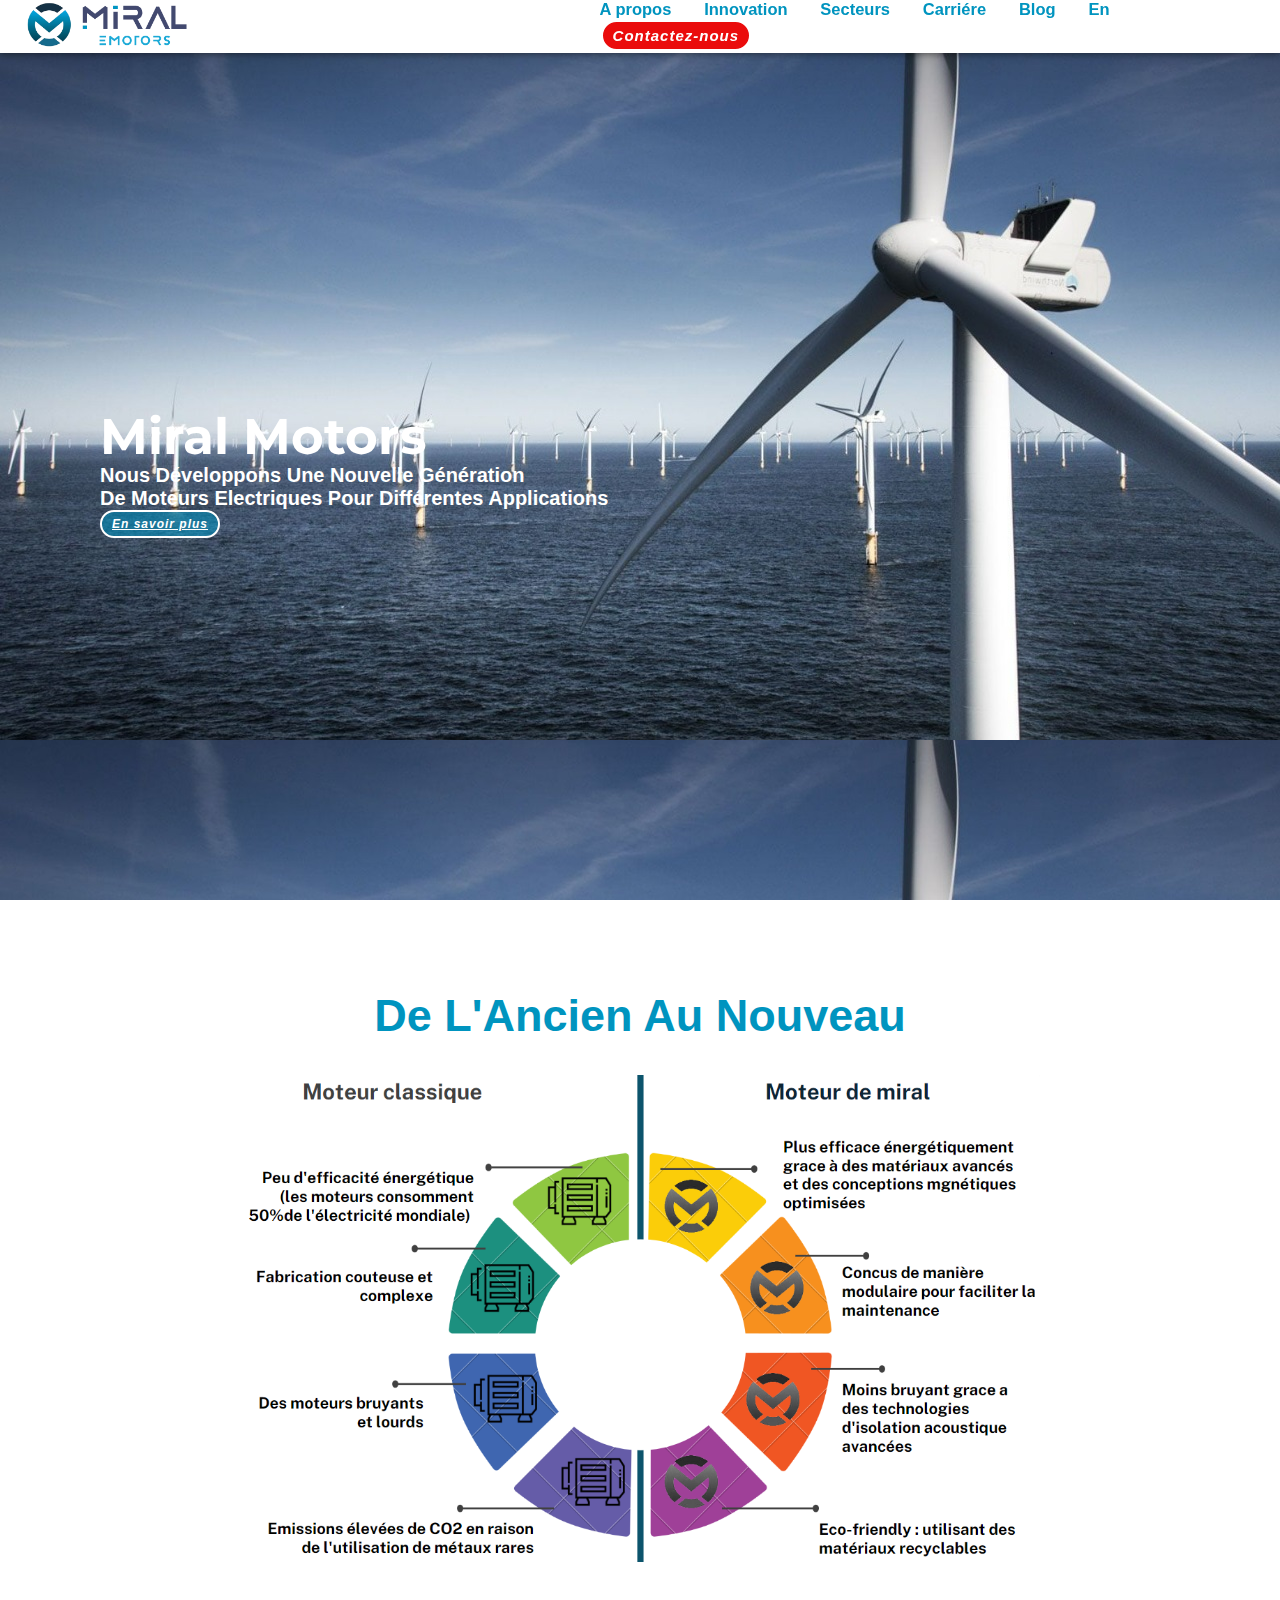
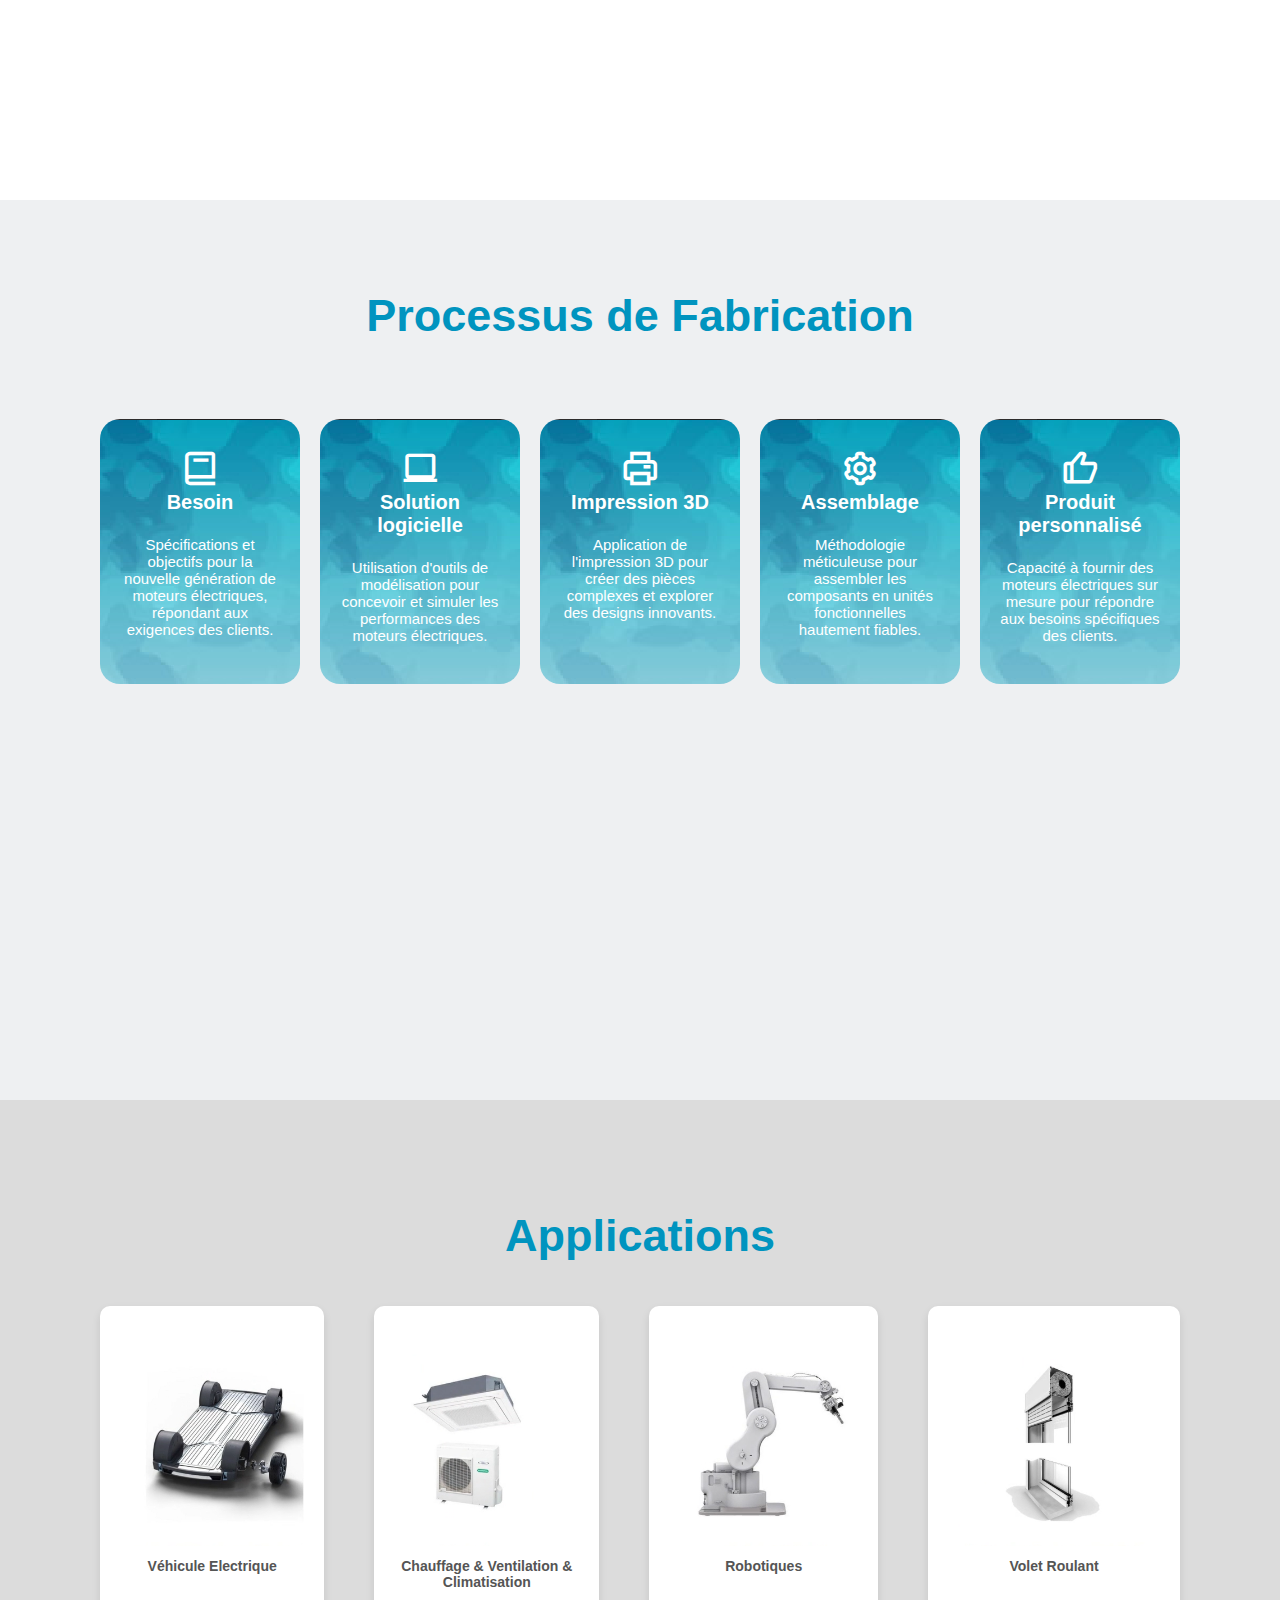
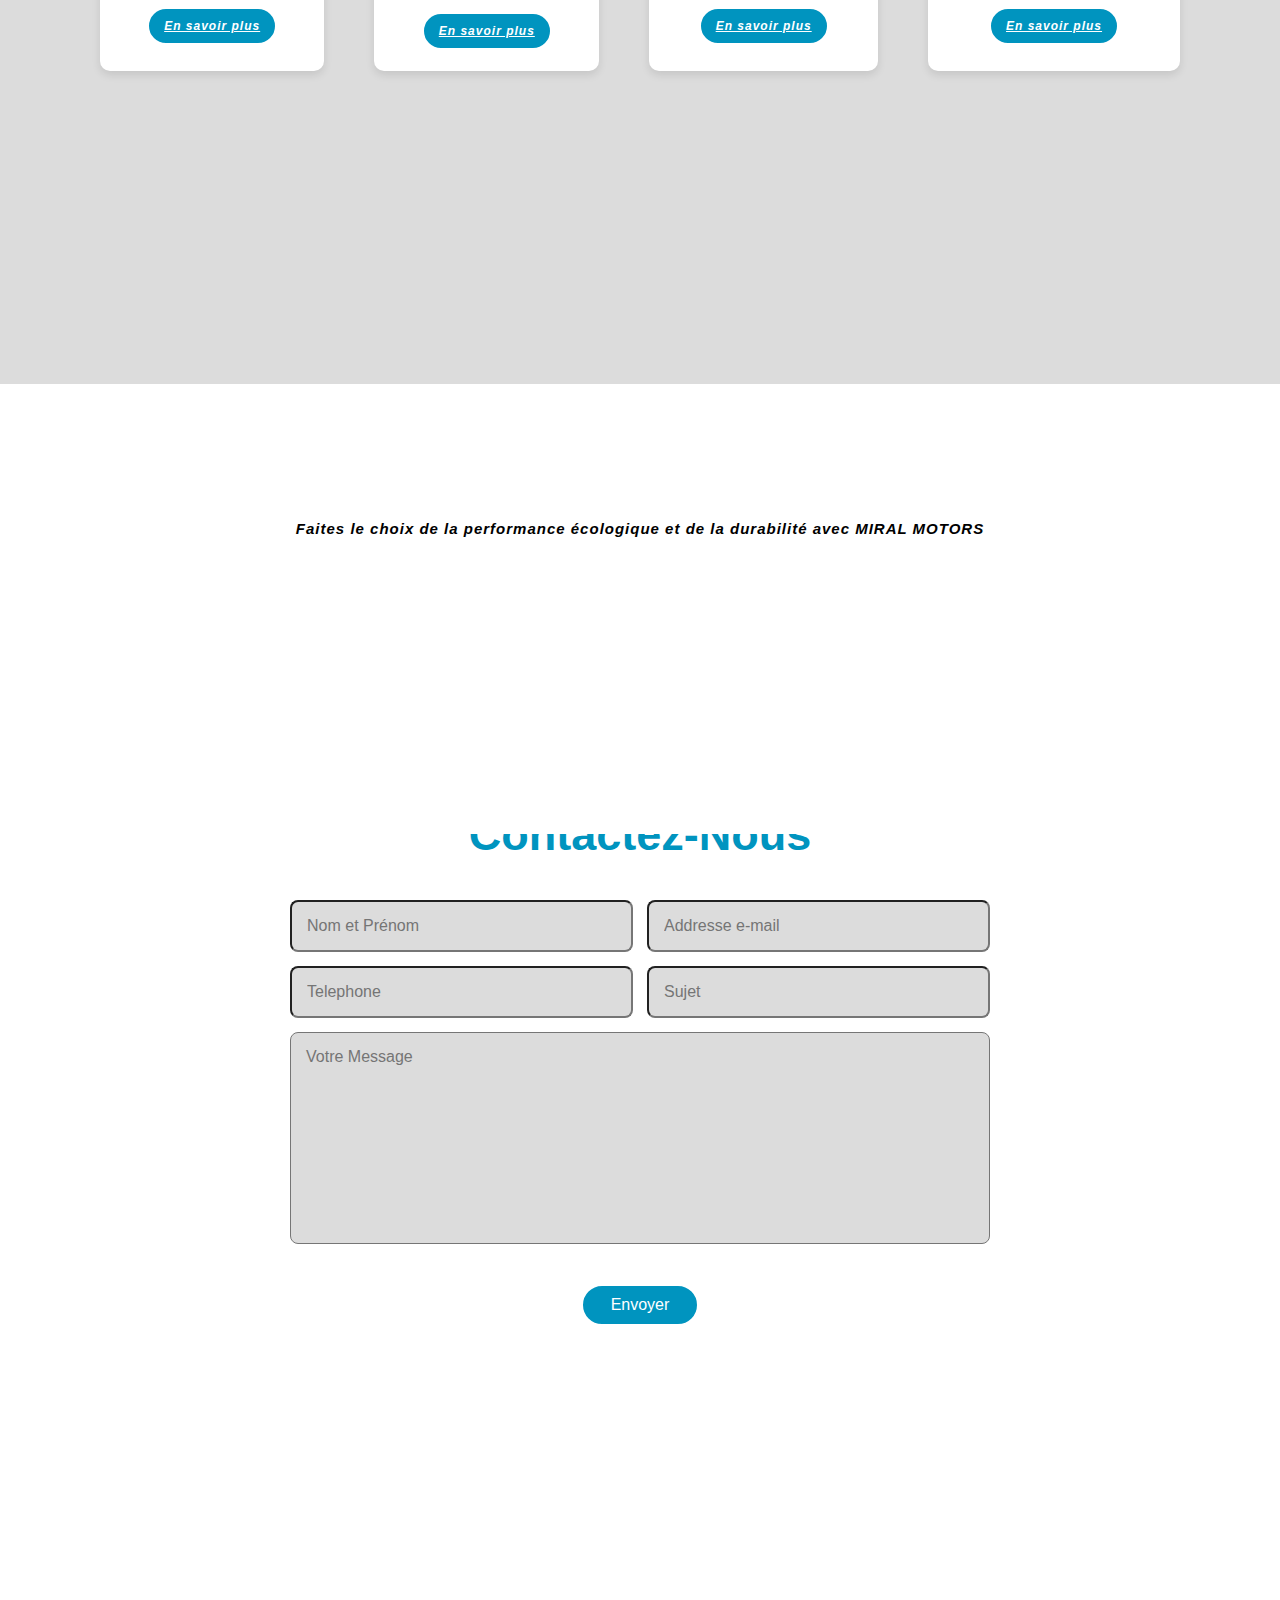
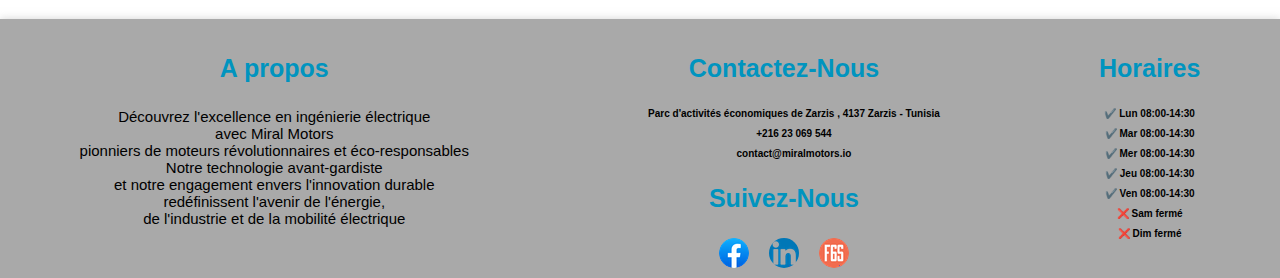
<file: index.html>
<!DOCTYPE html>
<html lang="en">

<head>
    
    <meta charset="UTF-8" />
    <meta http-equiv="X-UA-Compatible" content="IE=edge" />
    <meta name="viewport" content="width=device-width , initial-scale=1.0" />
    <title>MIRAL MOTOR</title>
    <link href="https://unpkg.com/boxicons@2.1.4/css/boxicons.min.css" rel="stylesheet" />
    <link rel="stylesheet" href="couleur.css" />
    <link href="https://fonts.googleapis.com/css?family=Open+Sans" rel="stylesheet">
    <link href="https://cdn.jsdelivr.net/npm/bootstrap@5.3.1/dist/css/bootstrap.min.css" rel="stylesheet"
        integrity="sha384-4bw+/aepP/YC94hEpVNVgiZdgIC5+VKNBQNGCHeKRQN+PtmoHDEXuppvnDJzQIu9" crossorigin="anonymous">
    <link rel="shortcut icon" href="simplifié.png">
    <link rel="stylesheet" href="https://cdnjs.cloudflare.com/ajax/libs/font-awesome/6.1.1/css/all.min.css"
        integrity="sha512-KfkfwYDsLkIlwQp6LFnl8zNdLGxu9YAA1QvwINks4PhcElQSvqcyVLLD9aMhXd13uQjoXtEKNosOWaZqXgel0g=="
        crossorigin="anonymous" referrerpolicy="no-referrer" />
<style>
    .btn:hover {
        box-shadow: 0 0 1rem rgb(255, 255, 255);
    }
</style>

</head>

<body>
    <header class="header">
        <a href="index.html" class="logo" title="miral-motors"> <img src="horizontale.png"  width="30%" alt=""> </a>

        <nav class="navbar">
            <b> <a href="apropos.html">A propos</a>
                <a href="innovation.html">Innovation</a>
                <a href="secteurs.html">Secteurs</a>
                <a href="carriere.html">Carriére</a>
<a href="blog.html">Blog</a>
                <a href="en.html">En</a>
                
                <a href="contact.html" class="btn" style=" display: inline-block;
                text-decoration: none;
                                                                    padding: 0.5rem 1rem;
                                                                    background: rgb(234, 12, 12);
                                                                    border-radius: 3rem;
                                                                    border: 3px solid white;
                                                                    cursor: pointer;
                                                                   font-size: 1.5rem;
                                                                   
                                                                    letter-spacing: 0.1rem;
                                                                    font-weight: 300;
                                                                    transition: 0.5s ease;
                                                                    margin-top: 20;
                                                                    font-style: oblique;
                                                                    font-weight: bold; color: rgb(255, 255, 255);">
                    <b>Contactez-nous</b></a>
            </b>
        </nav>
    </header>
    <section class="home" id="home">

        <div class="home-content" style=" float: left;
    margin-right: 10px;"><br><br><br><br><br><br><br><br><br><br><br><br><br><br><br><br><br><br><br><br><br><br><br><br><br><br><br><br><br>
            <h1> Miral Motors</h1>

            <p>
                <b>
                    Nous Développons
                    Une Nouvelle Génération <br />
                    De Moteurs Electriques
                    Pour Différentes Applications<br />

                </b>
            </p>
            <a href="apropos.html" class="btn" style=" display: inline-block;
    padding: 0.5rem 1rem;
     background: rgba(0, 146, 191, 0.567);
        border-radius: 3rem;
        border: 2px solid  rgb(255, 255, 255);
    cursor: pointer;
    font-size: 1.2rem;
   
    letter-spacing: 0.1rem;
    font-weight: 300;
    transition: 0.5s ease;
    margin-top: 20;
    font-style: oblique;
    font-weight: bold; color: rgb(255, 255, 255);"> <b>En savoir plus</b></a>
        
    </section>
   
    <section class="container">
        <h2 class="heading">
     De L'Ancien Au Nouveau
        </h2><br>
        <br>
        <br>
        <center><img src="s.png" width="800" title="#"></center>
<!--      <div class="comparison-cards">

            <div class="comparison-card">
                <div class="criteria">Moteur Classique</div>
                <p class="motor-advantage">Peu d'efficacité énergétique <br> (les moteurs consomment 50 % de
                    l'électricité mondiale)</p>
                <p class="motor-advantage">Fabrication coûteuse et complexe</p>

                <p class="motor-advantage">Des moteurs bruyants et lourds
                <p class="motor-advantage">Émissions élevées de CO2 en raison de l'utilisation de métaux rares</p>

                </p>
            </div>
            <div class="comparison-card">
                <div class="criteria">Moteur De Miral</div>
                <p class="motor-benefit">Plus efficace énergétiquement grâce à des
                    matériaux avancés et des conceptions magnétiques optimisées</p>
                <p class="motor-benefit">Conçus de manière modulaire
                    pour faciliter la maintenance</p>
                <p class="motor-benefit">Moins bruyant grâce à des
                    technologies d'isolation acoustique avancées</p>
                <p class="motor-benefit">Éco-friendly :
                    utilisant des matériaux recyclables</p>

            </div>


        </div>-->
    </section> 
    <section class="services" id="services" style="background-color:rgba(112, 128, 144, 0.122) ;">
        <h2 class="heading" style="background-color:transparent;">Processus de Fabrication
        </h2>
        <br><br><br> <br> <br><br><br>
        <div class="services-container">


            <div class="services-box">

                <h1> <i class='bx bx-book'></i></h1>
                <h3>Besoin

                </h3>
                <br><br>
                <p>
                    Spécifications et objectifs pour
                    la nouvelle génération de moteurs électriques,
                    répondant aux exigences des clients.
                </p>
            </div>
            <div class="services-box">

                <h1> <i class='bx bx-laptop'></i> </h1>
                <h3>
                    Solution logicielle
                </h3>
                <br> <br>
                <p>
                    Utilisation d'outils de modélisation
                    pour concevoir et simuler les performances
                    des moteurs électriques.
                </p></a>
            </div>
            <div class="services-box">
                <h1> <i class='bx bx-printer'></i></h1>
                <h3>
                    Impression 3D
                </h3>
                <br> <br>
                <p>
                    Application de l'impression 3D pour
                    créer des pièces complexes et explorer
                    des designs innovants.
                </p>
            </div>
            <div class="services-box">
                <h1> <i class='bx bx-cog'></i></h1>
                <h3>
                    Assemblage
                </h3>
                <br> <br>
                <p>
                    Méthodologie méticuleuse pour assembler
                    les composants en unités fonctionnelles
                    hautement fiables.
                </p>
            </div>
            <div class="services-box">

                <h1><i class='bx bx-like'></i></h1>
                <h3>Produit personnalisé

                </h3>
                <br> <br>
                <p>

                    Capacité à fournir des moteurs électriques
                    sur mesure pour répondre aux besoins
                    spécifiques des clients.
                </p>
            </div>
        </div>
    </section>

    <section class="modes-applications" style="background-color:rgb(220,220,220)">
        <h2 class="heading" style="background-color: rgb(220,220,220); margin-top: 20px;">Applications
        </h2> <br><br><br><br>
        <div class="applications-grid">
            <div class="application">
                <img src="EV AND E MOBILITY.png" alt="Application 1">
                <h3> <b>Véhicule Electrique</b></h3> <br> <br>
                <center><a href="carriere.html" class="btn" style=" display: inline-block;
                                                    padding: 1rem 1.5rem;
                                                    background: rgb(0, 148, 191);
                                                    border-radius: 3rem;
                                                    border: 3px solid white;
                                                    cursor: pointer;
                                                    font-size: 1.2rem;
                                                   
                                                    letter-spacing: 0.1rem;
                                                    font-weight: 300;
                                                    transition: 0.5s ease;
                                                    margin-top: 20;
                                                    font-style: oblique;
                                                    font-weight: bold; color: rgb(255, 255, 255);"> En savoir plus</a></center>

            </div>
            <div class="application">
                <img src="HVAC.png" alt="Application 2">
                <h3> <b>Chauffage & Ventilation & Climatisation</b></h3>
                <br>
                <center><a href="secteurs.html" class="btn" style=" display: inline-block;
                                                    padding: 1rem 1.5rem;
                                                    background: rgb(0, 148, 191);
                                                    border-radius: 3rem;
                                                    border: 3px solid white;
                                                    cursor: pointer;
                                                    font-size: 1.2rem;
                                                   
                                                    letter-spacing: 0.1rem;
                                                    font-weight: 300;
                                                    transition: 0.5s ease;
                                                    margin-top: 20;
                                                    font-style: oblique;
                                                    font-weight: bold; color: rgb(255, 255, 255);"> En savoir plus</a></center>

            </div>
            <div class="application">
                <img src="ROBOTICS.png" alt="Application 3">
                <h3> <b>Robotiques</b></h3> <br> <br>
                <center><a href="secteurs.html" class="btn" style=" display: inline-block;
                                                    padding: 1rem 1.5rem;
                                                    background: rgb(0, 148, 191);
                                                    border-radius: 3rem;
                                                    border: 3px solid white;
                                                    cursor: pointer;
                                                    font-size: 1.2rem;
                                                   
                                                    letter-spacing: 0.1rem;
                                                    font-weight: 300;
                                                    transition: 0.5s ease;
                                                    margin-top: 20;
                                                    font-style: oblique;
                                                    font-weight: bold; color: rgb(255, 255, 255);"> En savoir plus</a></center>

            </div>
            <div class="application">
                <img src="ROLLER SHUTTER.png" alt="Application 4"> 
                <h3> <b>Volet Roulant </b></h3> <br> <br><center><a href="secteurs.html" class="btn" style=" display: inline-block;
                                                    padding: 1rem 1.5rem;
                                                    background: rgb(0, 148, 191);
                                                    border-radius: 3rem;
                                                    border: 3px solid white;
                                                    cursor: pointer;
                                                    font-size: 1.2rem;
                                                   
                                                    letter-spacing: 0.1rem;
                                                    font-weight: 300;
                                                    transition: 0.5s ease;
                                                    margin-top: 20;
                                                    font-style: oblique;
                                                    font-weight: bold; color: rgb(255, 255, 255);"> En savoir plus</a></center>

            </div>
        </div>
      
    </section>
<br><br><br><br><br><br><br><br><br><br><br><br><br><br><br><br><br><br><br>
<div class="changing-background  heading"  width: 100%; style="text-align: center; color: white;  ; transform: translate(-50%, -50%);
             font-size: 18px;  padding: 10%;
             left: 50%;        color: white;
            
            position: absolute; "
    height: 100vh; >
    <center><a href="contact.html" class="btn" style=" display: inline-block;
                    text-decoration: none;
                                                                        padding: 0.5rem 1rem;
                                                                        background: rgb(255, 255, 255);
                                                                        border-radius: 3rem;
                                                                        border: 3px solid white;
                                                                        cursor: pointer;
                                                                       font-size: 1.5rem;
                                                                       
                                                                        letter-spacing: 0.1rem;
                                                                        font-weight: 300;
                                                                        transition: 0.5s ease;
                                                                        margin-top: 20;
                                                                        font-style: oblique;
                                                                        font-weight: bold; color: rgb(0, 0, 0);">
        <b>Faites le choix de la performance écologique et de la durabilité avec MIRAL MOTORS </b></a></center>
</div>
      
           
          
<br><br><br><br><br><br><br><br><br><br>
  
   


    <section class="contact" id="contact">
        <h2 class="heading">
            Contactez-Nous

        </h2><br><br>

    <form action="form.php" method="post">
            <div class="input-box">
                <input type="text" placeholder="Nom et Prénom" name="pname"  required>
                <input type="email" placeholder="Addresse e-mail"  name="nemail" required>
            </div>
            <div class="input-box">
                <input type="tel" placeholder="Telephone" name="telname"  required >
                <input type="text" placeholder="Sujet"  name="sujname" required >
            </div>
            <textarea name="" id="" cols="30" rows="10" placeholder="Votre Message " name="mesname" required></textarea>
            <input type="Submit" value="Envoyer" class="btn">
        </form>
    </section>
    <footer>
        <div class="footer_main">
            <div class="tag">
                <h1>A propos</h1>

     <p style="  text-align: center;
  justify-content: center;
  color: black;
  font-size: 1.5rem; ">
            Découvrez l'excellence en ingénierie électrique <br> avec Miral Motors <br>
            pionniers de moteurs révolutionnaires et
            éco-responsables <br> Notre technologie avant-gardiste <br>et notre engagement envers
            l'innovation durable
            <br>redéfinissent
            l'avenir de l'énergie, <br> de l'industrie et de la mobilité électrique
     </p>   
    
  

            </div>
            



            <div class="tag">
                <h1>Contactez-Nous</h1>

                <a href="https://goo.gl/maps/jPR5Lnm4Rp75n7xg6"> <i class="fa-solid fa-house"></i><b> Parc d'activités
                        économiques de Zarzis , 4137 Zarzis - Tunisia</b></a>
                <a href="https://api.whatsapp.com"><i class="fa-solid fa-phone"></i> <b>+216 23 069 544 </b></a>
                <a href="https://mail.google.com/mail/?tab=rm&ogbl"><i class="fa-solid fa-envelope"></i>
                    <b>contact@miralmotors.io </b></a>
                <h1>Suivez-Nous</h1>

                <div class="social_link">
                    <a href="https://www.facebook.com/Miralmotors/">
                        <img src="facebook.png" alt="facebook" title="facebook">
                    </a>
                  
                    <a href="https://tn.linkedin.com/company/miral-motors">
                        <img src="likedin.png" alt="linkedin" title="linkedin">
                 </a>
                
                    <a href="https://www.f6s.com/company/miral-motors">
                        <img src="f6s.png" alt="F6S" title="f6s">
             
                    </a>
</div>
               
            </div>

            <div class="tag">
                <h1>Horaires</h1>

                <a href="#" class="center"><b>✔️ Lun 08:00-14:30</b></a>
                <a href="#" class="center"><b>✔️ Mar 08:00-14:30</b></a>
                <a href="#" class="center"><b>✔️ Mer 08:00-14:30</b></a>
                <a href="#" class="center"><b>✔️ Jeu 08:00-14:30</b></a>
                <a href="#" class="center"><b>✔️ Ven 08:00-14:30</b></a>
                <a href="#" class="center"><b>❌ Sam fermé</b></a>
                <a href="#" class="center"><b>❌ Dim fermé</b></a>



            </div>


    </footer>
    <script src="movment.js"> </script>
    <script src="https://cdn.jsdelivr.net/npm/@popperjs/core@2.11.8/dist/umd/popper.min.js"
        integrity="sha384-I7E8VVD/ismYTF4hNIPjVp/Zjvgyol6VFvRkX/vR+Vc4jQkC+hVqc2pM8ODewa9r"
        crossorigin="anonymous"></script>
    <script src="https://cdn.jsdelivr.net/npm/bootstrap@5.3.1/dist/js/bootstrap.min.js"
        integrity="sha384-Rx+T1VzGupg4BHQYs2gCW9It+akI2MM/mndMCy36UVfodzcJcF0GGLxZIzObiEfa"
        crossorigin="anonymous"></script>

</body>

</html>
</file>
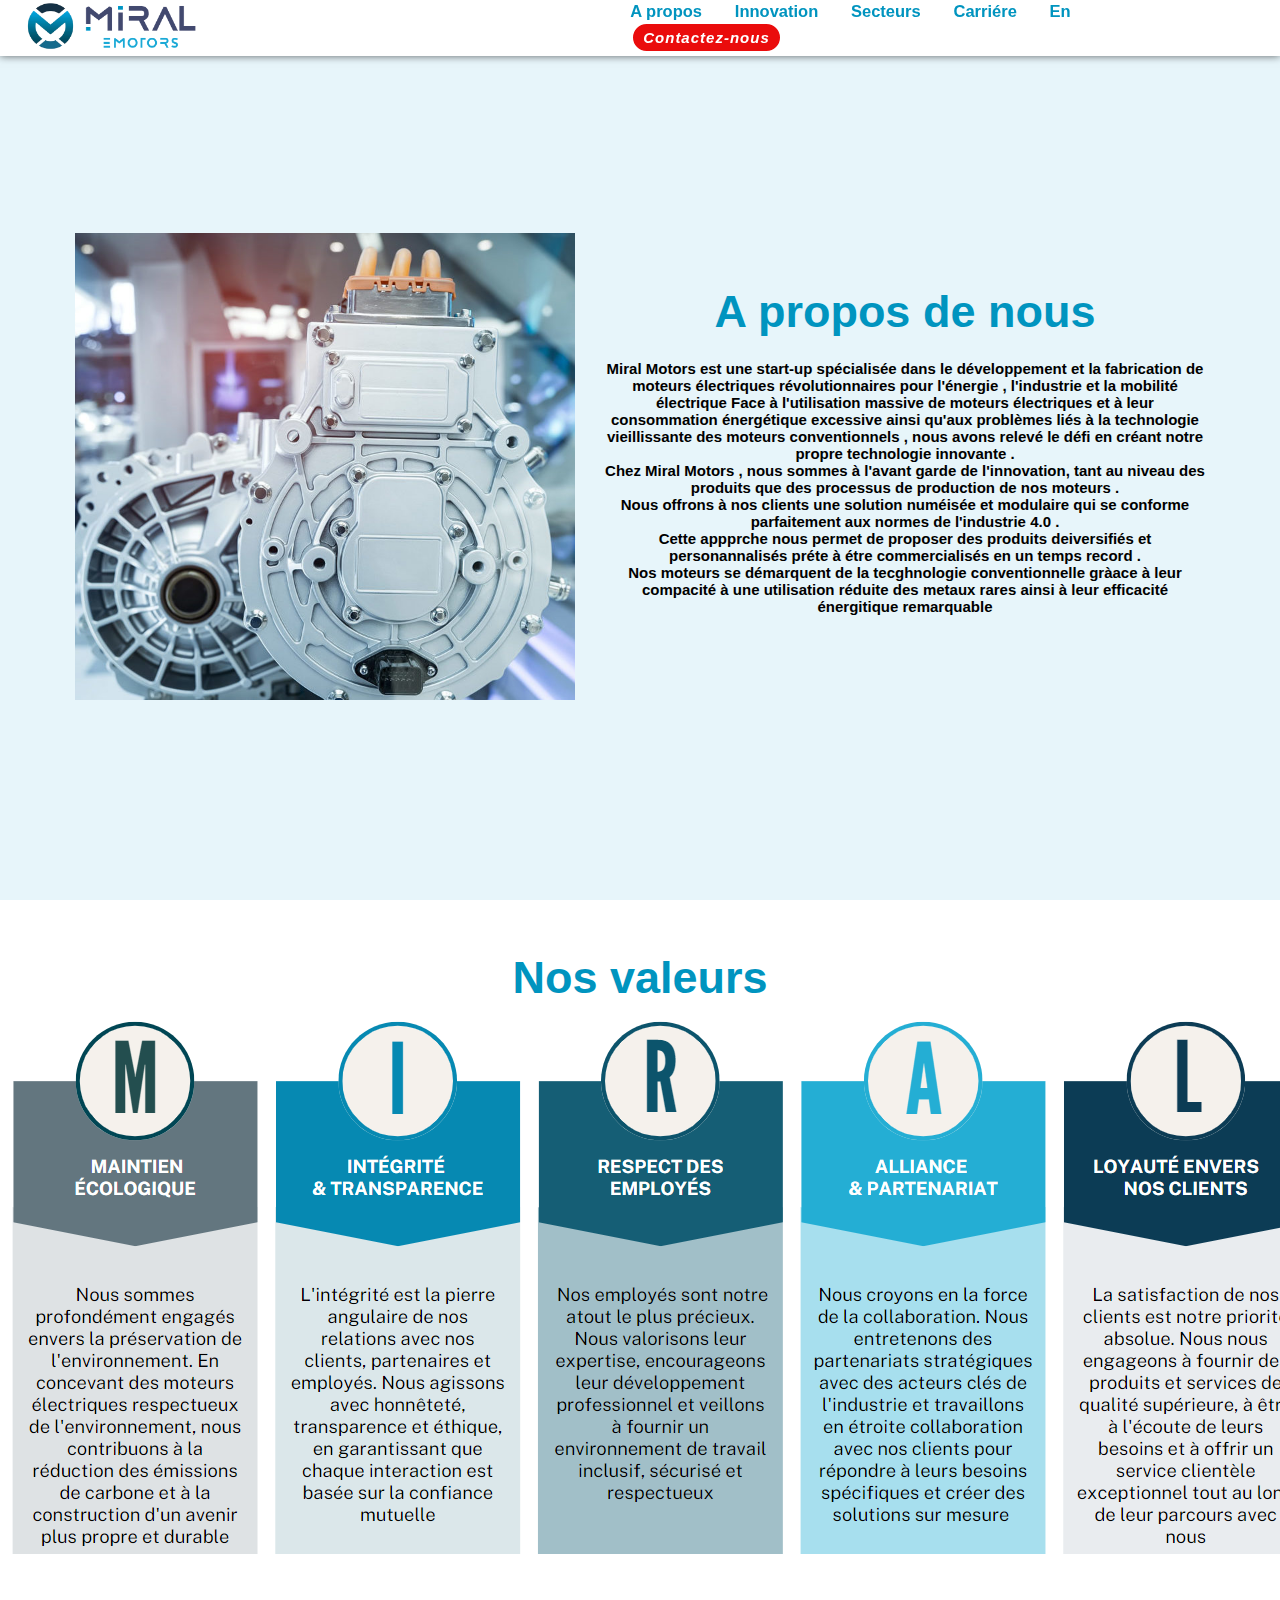
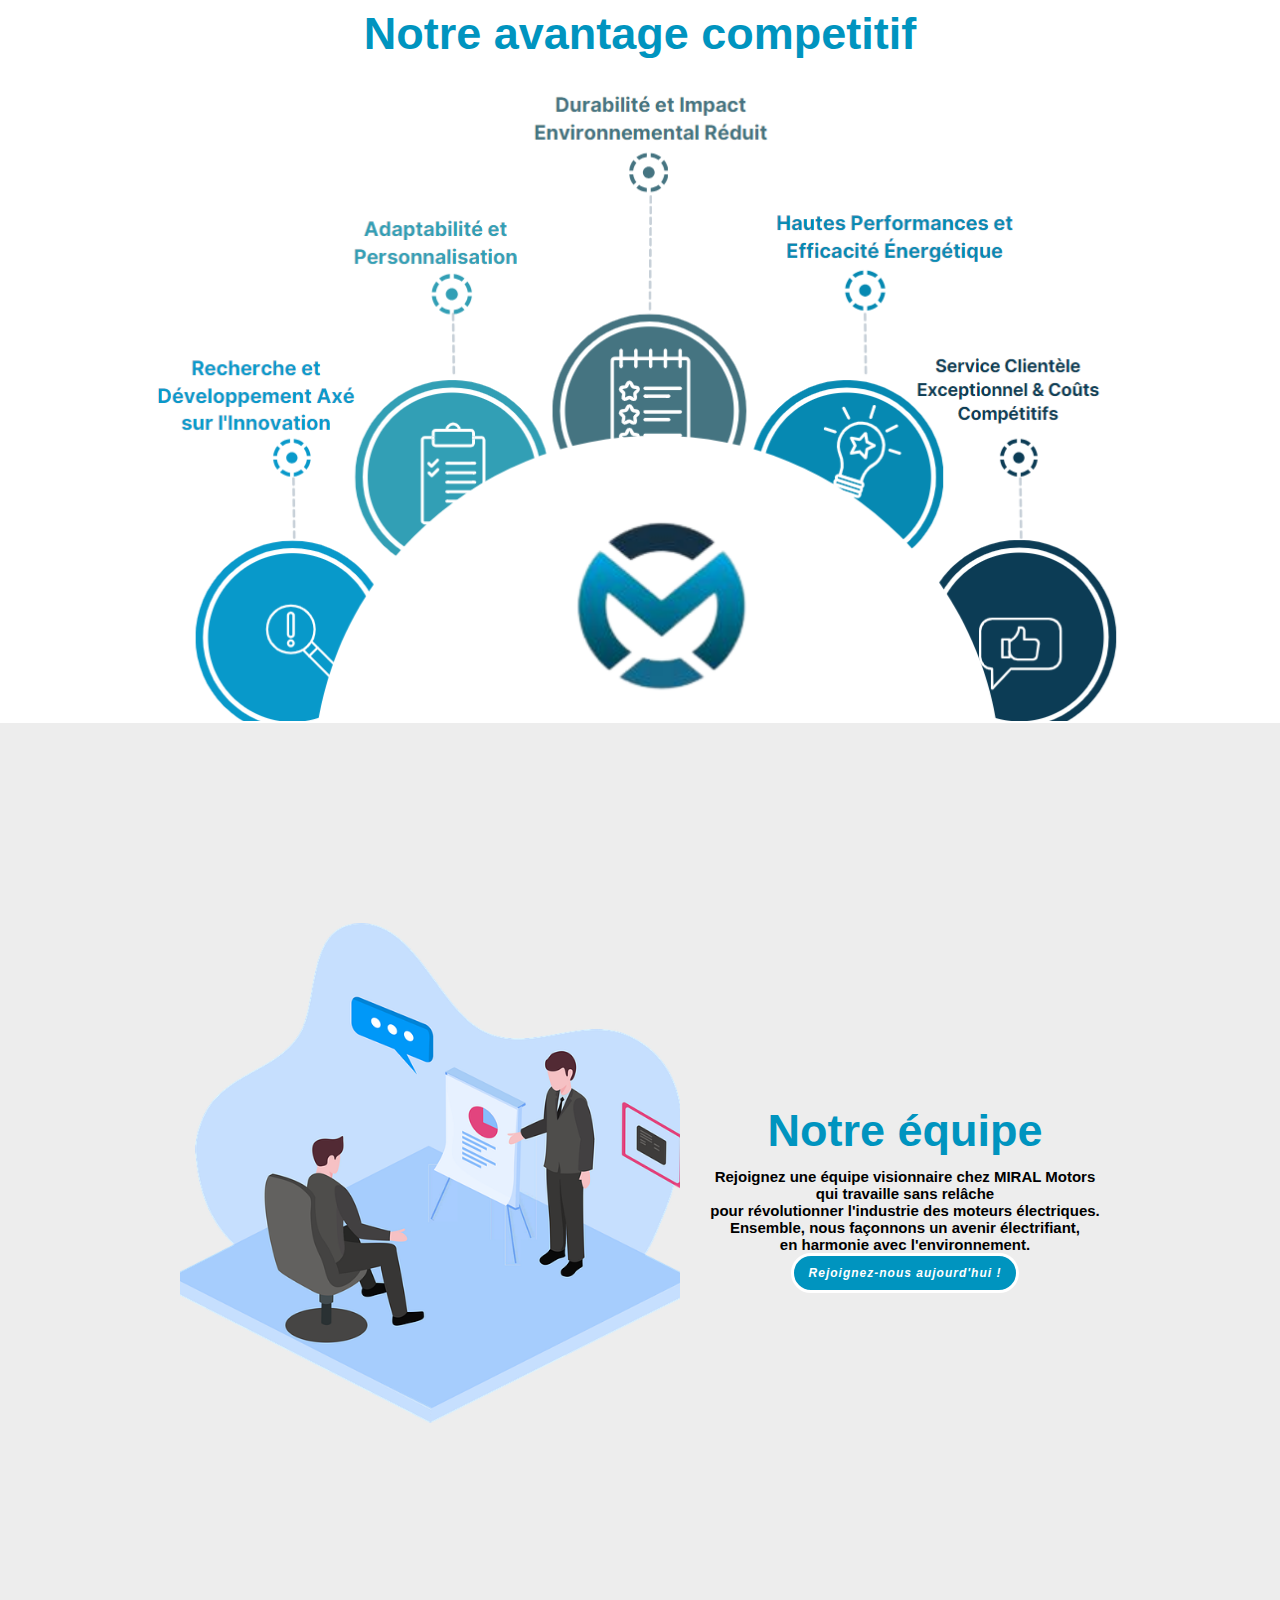
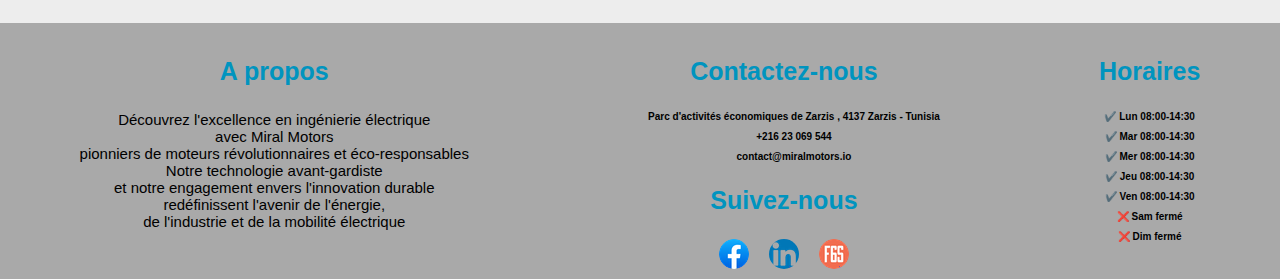
<file: apropos.html>
<!DOCTYPE html>
<html lang="en">

<head>
    <meta charset="UTF-8">
    <meta name="viewport" content="width=device-width, initial-scale=1.0">
    <link rel="stylesheet" href="apropos.css">
    <link href="https://unpkg.com/boxicons@2.1.4/css/boxicons.min.css" rel="stylesheet" />

    <link href="https://fonts.googleapis.com/css?family=Open+Sans" rel="stylesheet">
    <link href="https://cdn.jsdelivr.net/npm/bootstrap@5.3.1/dist/css/bootstrap.min.css" rel="stylesheet"
        integrity="sha384-4bw+/aepP/YC94hEpVNVgiZdgIC5+VKNBQNGCHeKRQN+PtmoHDEXuppvnDJzQIu9" crossorigin="anonymous">
    <link rel="shortcut icon" href="simplifié.png">
    <link rel="stylesheet" href="https://cdnjs.cloudflare.com/ajax/libs/font-awesome/6.1.1/css/all.min.css"
        integrity="sha512-KfkfwYDsLkIlwQp6LFnl8zNdLGxu9YAA1QvwINks4PhcElQSvqcyVLLD9aMhXd13uQjoXtEKNosOWaZqXgel0g=="
        crossorigin="anonymous" referrerpolicy="no-referrer" />
    <title>À Propos</title>

    <meta http-equiv="X-UA-Compatible" content="IE=edge" />


</head>

<body>
    <header class="header">
        <a href="fr.html" class="logo" title="#"> <img src="horizontale.png"  width="30%" alt=""> </a>

        <nav class="navbar">
            <b> <a href="apropos.html">A propos</a>
                <a href="innovation.html">Innovation</a>
                <a href="secteurs.html">Secteurs</a>
                <a href="carriere.html">Carriére</a>

                <a href="apropos_en.html">En</a>
        <a href="contact.html" class="btn" style=" display: inline-block;
                                                    padding: 0.5rem 1rem;
                                                     text-decoration: none;
                                                    background: rgb(234, 12, 12);
                                                    border-radius: 3rem;
                                                    border: 3px solid white;
                                                    cursor: pointer;
                                                 font-size: 1.5rem;
                                                    letter-spacing: 0.1rem;
                                                    font-weight: 300;
                                                    transition: 0.5s ease;
                                                    margin-top: 20;
                                                    font-style: oblique;
                                                    font-weight: bold; color: rgb(255, 255, 255);"> <b>Contactez-nous</b></a>
            </b>
        </nav>
    </header>

    <section class="about">

        <div class="about-image" id="photo-effect">
            <br>
            <br>
            <br>
            <img src="nono.jpg"   alt="À Propos">
        </div>
        <div class="about-content">
            <center>
                <h2 class="heading">
                    A propos de nous
                </h2>
                <br><br>
                <b>
                    <p>Miral Motors est une start-up spécialisée dans le développement et la fabrication de moteurs
                        électriques
                        révolutionnaires pour l'énergie , l'industrie et la mobilité électrique 
                        Face à l'utilisation massive de moteurs électriques et à leur consommation énergétique
                        excessive ainsi qu'aux problèmes liés à la technologie vieillissante des moteurs conventionnels ,
                        nous avons relevé
                        le
                        défi en créant notre propre technologie innovante .<br>
                        Chez Miral Motors , nous sommes à l'avant garde de l'innovation, tant au niveau des produits que
                        des processus de
                        production de nos moteurs . <br> Nous offrons à nos clients une solution numéisée et modulaire
                        qui se conforme
                        parfaitement
                        aux normes de l'industrie 4.0 .<br>
                        Cette appprche nous permet de proposer des produits deiversifiés et personannalisés préte à
                        étre commercialisés en un temps record .<br> Nos moteurs se démarquent de la tecghnologie conventionnelle gràace à leur compacité à une
                        utilisation réduite des
                        metaux rares ainsi à leur efficacité énergitique remarquable
                </b></p>
            </center>
        </div>
    </section>
    <h2 class="heading">
        <br> Nos valeurs
    </h2>
    <center><img src="valeurs.png" alt=""></center>
    <h2 class="heading">
        <br> Notre avantage competitif
    </h2><br>

    <center><img src="bell.png" alt="" width="1000px"></center>
    <section class="equipe">
        <div class="about-image" id="photo-effect">
            <img src="business-5840870_640.png" width="50px" alt="À Propos">
        </div>
        <div class="about-content">
            <center>
                <h2 class="heading">
                    <br> Notre équipe
                </h2>
                <br>
                <b>
                    <p>Rejoignez une équipe visionnaire chez MIRAL Motors <br> qui travaille sans relâche <br>pour
                        révolutionner l'industrie
                        des moteurs électriques. <br>Ensemble, nous façonnons un avenir électrifiant,<br> en harmonie
                        avec l'environnement.</p>
                </b>
                <a href="carriere.html" class="btn" style=" display: inline-block;
    padding: 1rem 1.5rem;
    background: rgb(0, 148, 191);
    border-radius: 3rem;
    border: 3px solid white;
    cursor: pointer;
    font-size: 1.2rem;
   
    letter-spacing: 0.1rem;
    font-weight: 300;
    transition: 0.5s ease;
    margin-top: 20;
    font-style: oblique;
    font-weight: bold; color: rgb(255, 255, 255);"> Rejoignez-nous aujourd'hui !</a>
            </center>
        </div>
    </section>
    <footer>
        <div class="footer_main">
            <div class="tag">

                <h1>A propos</h1>

                <p style="  text-align: center;
  justify-content: center;
  color: black;
  font-size: 1.5rem; ">
                    Découvrez l'excellence en ingénierie électrique <br> avec Miral Motors <br>
                    pionniers de moteurs révolutionnaires et
                    éco-responsables <br> Notre technologie avant-gardiste <br>et notre engagement envers
                    l'innovation durable
                    <br>redéfinissent
                    l'avenir de l'énergie, <br> de l'industrie et de la mobilité électrique
                </p>

            </div>
            <div class="tag">
                <h1>Contactez-nous</h1>

                <a href="https://goo.gl/maps/jPR5Lnm4Rp75n7xg6"> <i class="fa-solid fa-house"></i><b> Parc d'activités
                        économiques de Zarzis , 4137 Zarzis - Tunisia</b></a>
                <a href="https://wa.me/1XXXXXXXXXX"><i class="fa-solid fa-phone"></i> <b>+216 23 069 544 </b></a>
                <a href="https://mail.google.com/mail/?tab=rm&ogbl"><i class="fa-solid fa-envelope"></i>
                    <b>contact@miralmotors.io </b></a>
                <h1>Suivez-nous</h1>

                <div class="social_link">
                    <a href="https://www.facebook.com/Miralmotors/">
                        <img src="facebook.png" alt="facebook" title="facebook">
                    </a>
                    <a href="https://tn.linkedin.com/company/miral-motors">
                        <img src="likedin.png" alt="linkedin" title="linkedin">
                    </a>
                    <a href="https://www.f6s.com/company/miral-motors">
                        <img src="f6s.png" alt="F6S" title="f6s">
                    </a>

                </div>
            </div>

            <div class="tag">
                <h1>Horaires</h1>

                <a href="#" class="center"><b>✔️ Lun 08:00-14:30</b></a>
                <a href="#" class="center"><b>✔️ Mar 08:00-14:30</b></a>
                <a href="#" class="center"><b>✔️ Mer 08:00-14:30</b></a>
                <a href="#" class="center"><b>✔️ Jeu 08:00-14:30</b></a>
                <a href="#" class="center"><b>✔️ Ven 08:00-14:30</b></a>
                <a href="#" class="center"><b>❌ Sam fermé</b></a>
                <a href="#" class="center"><b>❌ Dim fermé</b></a>
            </div>
    </footer>
    <script src="apropos.js"></script>
    <script src="https://cdn.jsdelivr.net/npm/@popperjs/core@2.11.8/dist/umd/popper.min.js"
        integrity="sha384-I7E8VVD/ismYTF4hNIPjVp/Zjvgyol6VFvRkX/vR+Vc4jQkC+hVqc2pM8ODewa9r"
        crossorigin="anonymous"></script>
    <script src="https://cdn.jsdelivr.net/npm/bootstrap@5.3.1/dist/js/bootstrap.min.js"
        integrity="sha384-Rx+T1VzGupg4BHQYs2gCW9It+akI2MM/mndMCy36UVfodzcJcF0GGLxZIzObiEfa"
        crossorigin="anonymous"></script>

</body>

</html>
</file>
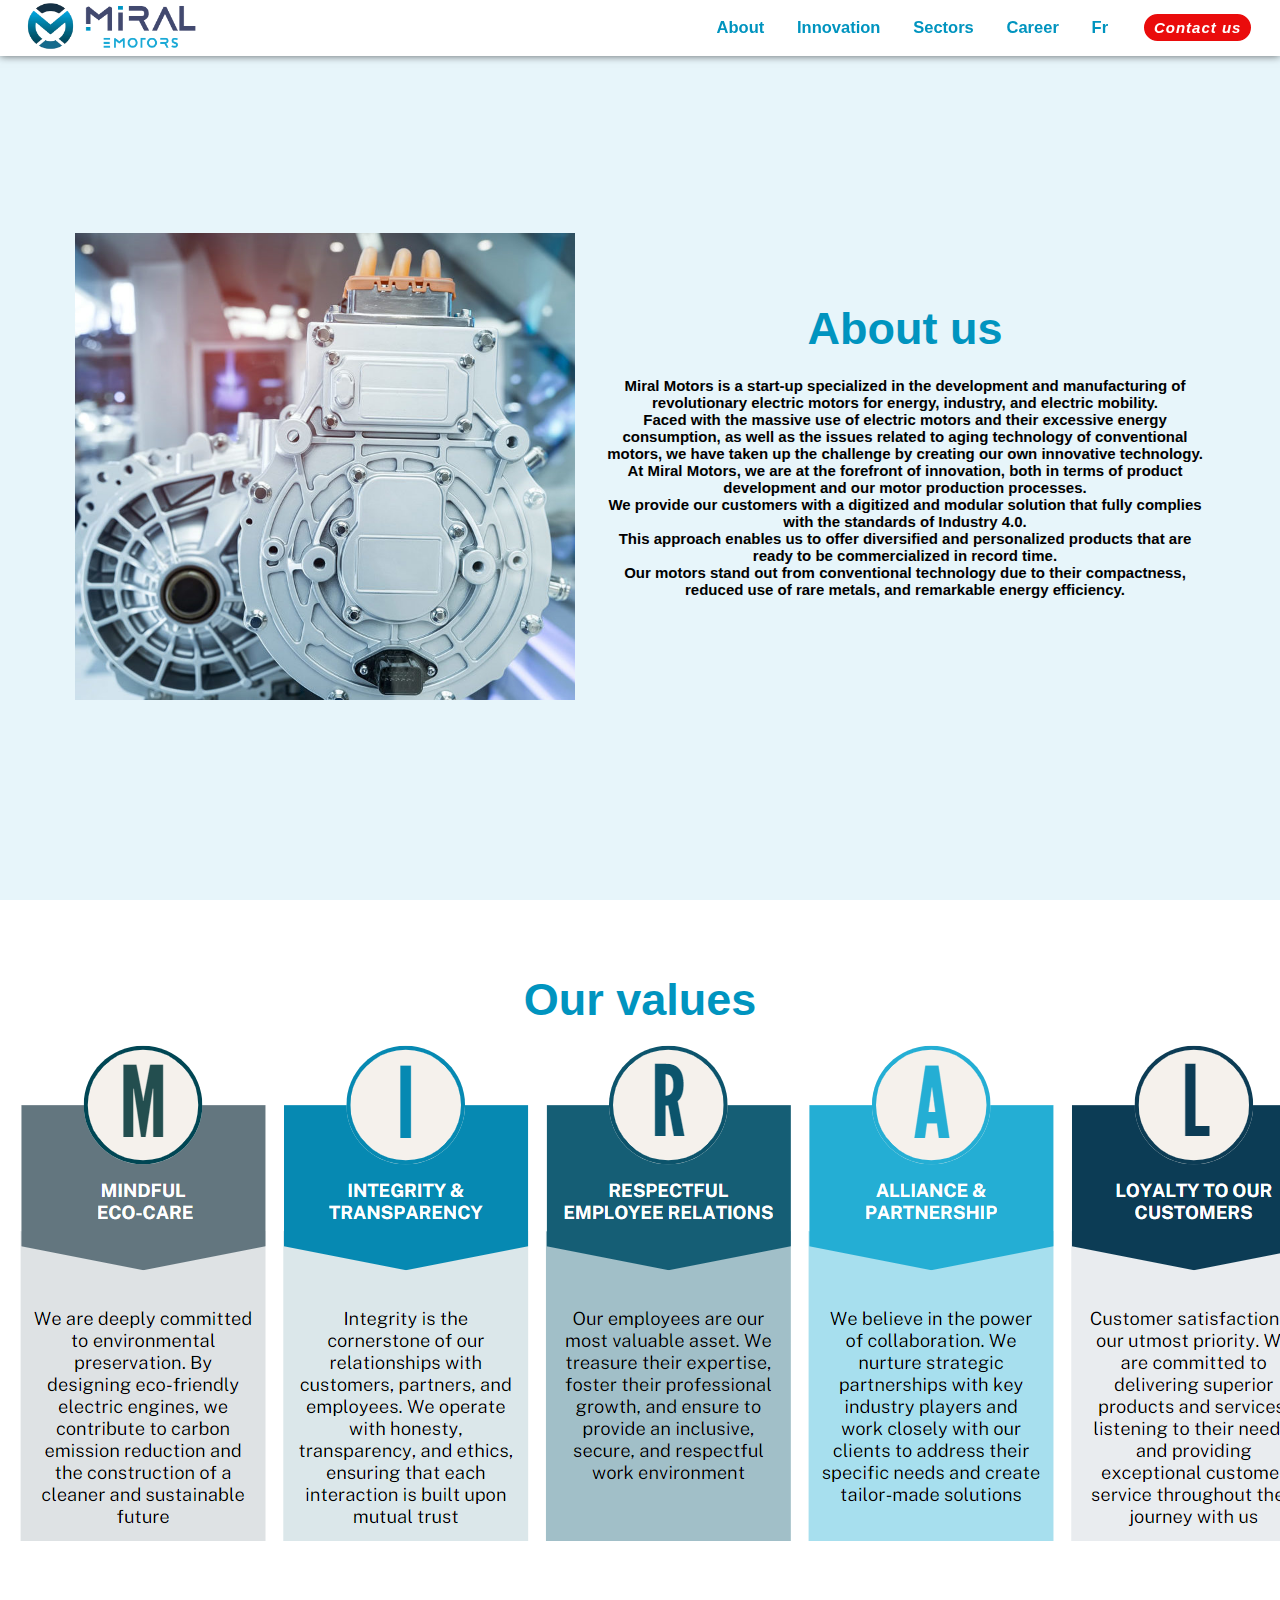
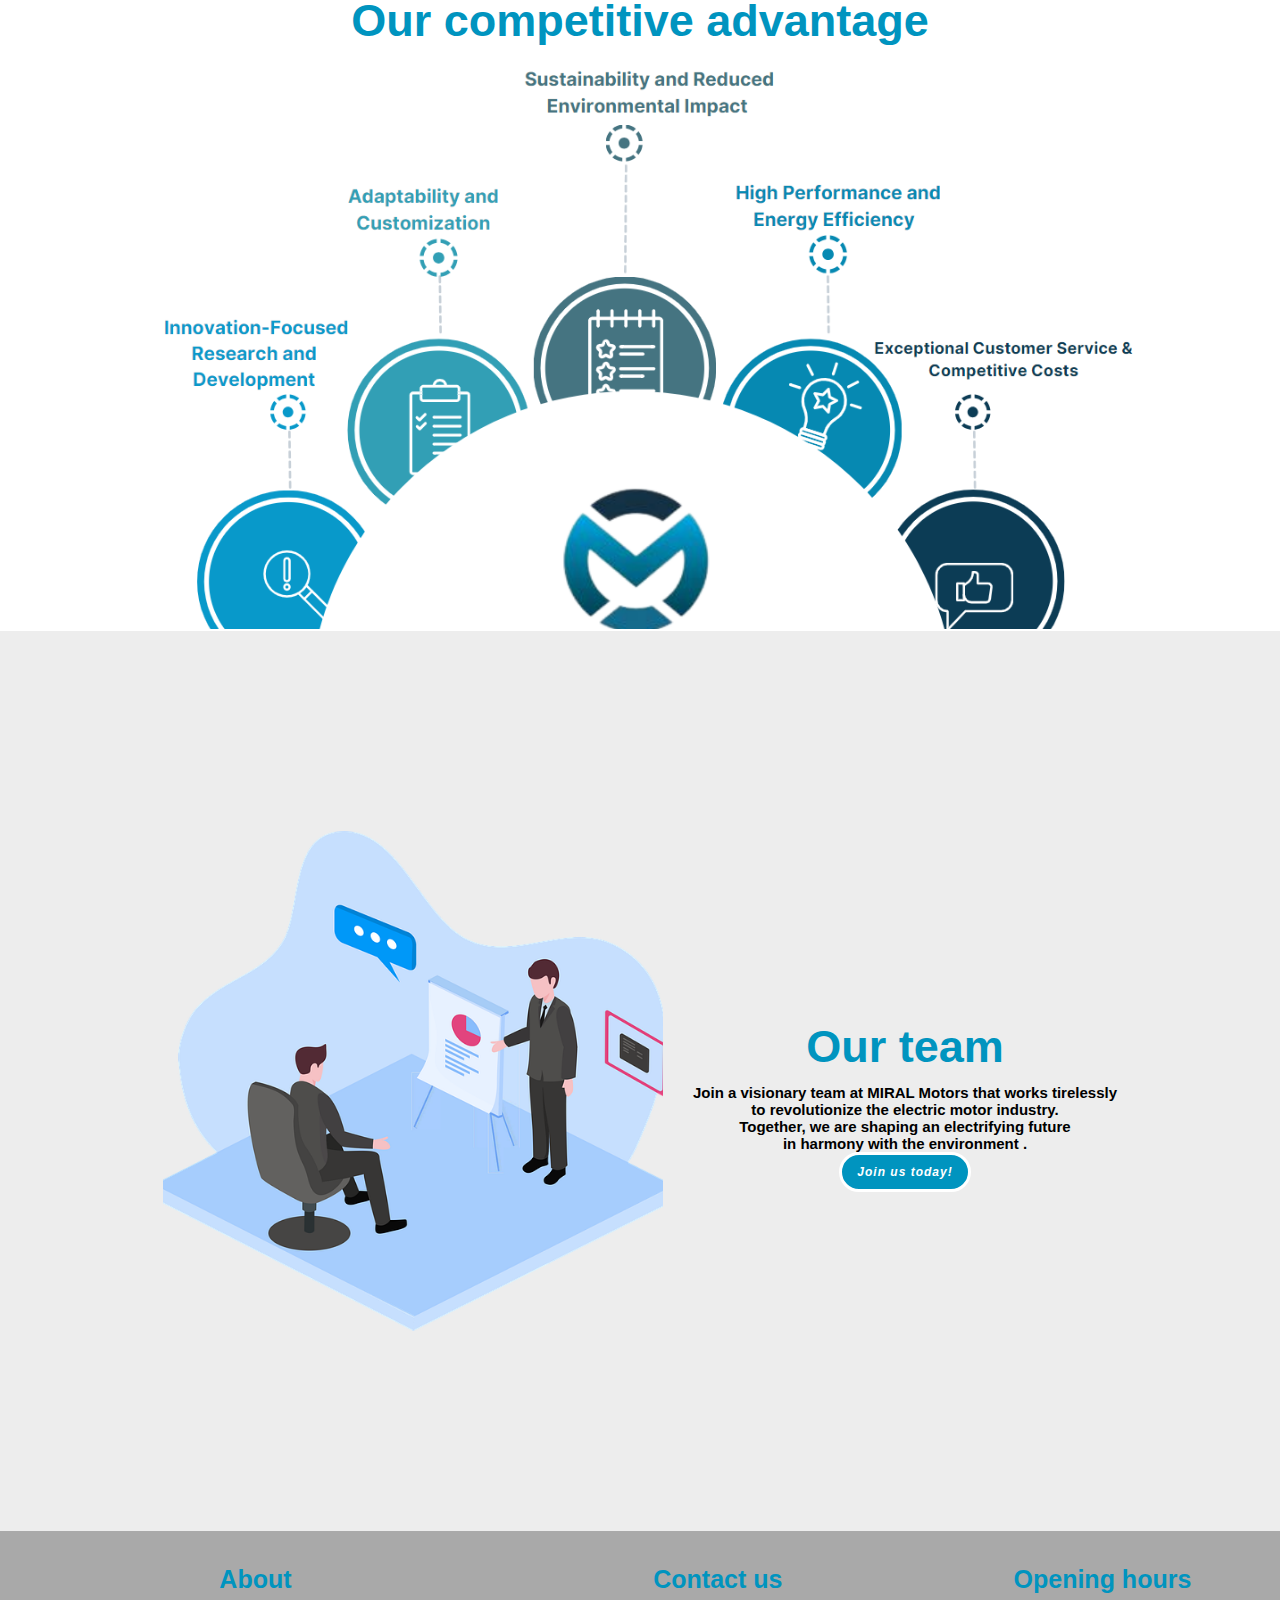
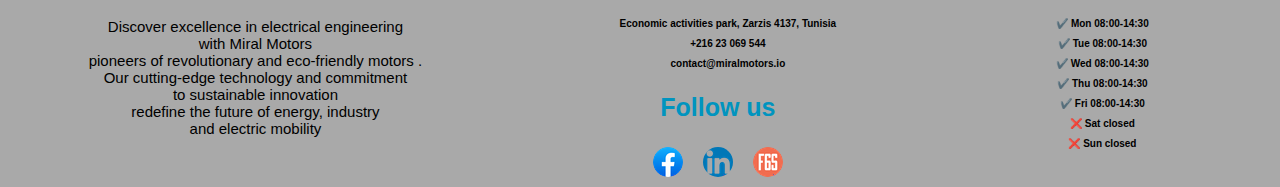
<file: apropos_en.html>
<!DOCTYPE html>
<html lang="en">

<head>
    <meta charset="UTF-8">
    <meta name="viewport" content="width=device-width, initial-scale=1.0">
    <link rel="stylesheet" href="apropos.css">
    <link href="https://unpkg.com/boxicons@2.1.4/css/boxicons.min.css" rel="stylesheet" />

    <link href="https://fonts.googleapis.com/css?family=Open+Sans" rel="stylesheet">
    <link href="https://cdn.jsdelivr.net/npm/bootstrap@5.3.1/dist/css/bootstrap.min.css" rel="stylesheet"
        integrity="sha384-4bw+/aepP/YC94hEpVNVgiZdgIC5+VKNBQNGCHeKRQN+PtmoHDEXuppvnDJzQIu9" crossorigin="anonymous">
    <link rel="shortcut icon" href="simplifié.png">
    <link rel="stylesheet" href="https://cdnjs.cloudflare.com/ajax/libs/font-awesome/6.1.1/css/all.min.css"
        integrity="sha512-KfkfwYDsLkIlwQp6LFnl8zNdLGxu9YAA1QvwINks4PhcElQSvqcyVLLD9aMhXd13uQjoXtEKNosOWaZqXgel0g=="
        crossorigin="anonymous" referrerpolicy="no-referrer" />
    <title>About</title>

    <meta http-equiv="X-UA-Compatible" content="IE=edge" />


</head>

<body>
    <header class="header">
        <a href="en.html" class="logo" title="Miral Motors"> <img src="horizontale.png" width="30%"> </a>

        <nav class="navbar">
            <b> <a href="apropos_en.html">About</a>
                <a href="innovation_en.html">Innovation</a>
                <a href="secteurs_en.html">Sectors</a>
                <a href="carriere_en.html">Career</a>

                <a href="apropos.html">Fr</a>
                    <a href="contact_en.html" class="btn" style=" display: inline-block;
                                                        padding: 0.5rem 1rem;
                                                         text-decoration: none;
                                                        background: rgb(234, 12, 12);
                                                        border-radius: 3rem;
                                                        border: 3px solid white;
                                                        cursor: pointer;
                                                       font-size: 1.5rem;
                                                       
                                                        letter-spacing: 0.1rem;
                                                        font-weight: 300;
                                                        transition: 0.5s ease;
                                                        margin-top: 20;
                                                        font-style: oblique;
                                                        font-weight: bold; color: rgb(255, 255, 255);"> <b>Contact us</b></a>
            </b>
        </nav>
    </header>

    <section class="about">

        <div class="about-image" id="photo-effect">
            <br>
            <br>
            <br>
            <img src="nono.jpg" alt="À Propos" loading="lazy">
        </div>
        <div class="about-content">
            <center>
                <h2 class="heading">
                    About us
                </h2>
                <br><br>
                <b>
                    <p>Miral Motors is a start-up specialized in the development and manufacturing of revolutionary
                        electric motors for energy,
                        industry, and electric mobility.
                        <br>
                        Faced with the massive use of electric motors and their excessive energy consumption, as well as
                        the issues related to
                        aging technology of conventional motors, we have taken up the challenge by creating our own
                        innovative technology.
                        <br>
                        At Miral Motors, we are at the forefront of innovation, both in terms of product development and
                        our motor production
                        processes.  <br>
                        We provide our customers with a digitized and modular solution that fully complies
                        with the standards of
                        Industry 4.0.
                        <br>
                        This approach enables us to offer diversified and personalized products that are ready to be
                        commercialized in record
                        time.
                        <br>
                        Our motors stand out from conventional technology due to their compactness, reduced use of rare
                        metals, and remarkable
                        energy efficiency.
                </b></p>
            </center>
        </div>
    </section>
     <br><br>
    <h2 class="heading">
        <br> Our values
    </h2>
    <center><img src="valeur.png" alt="" loading="lazy"></center>
    <h2 class="heading">
        <br>
      Our competitive advantage
    </h2>
<br>
    <center><img src="bel_en1.png" alt="" loading="lazy"  width="1000px"></center>
    <section class="equipe">
        <div class="about-image" id="photo-effect">
            <img src="business-5840870_640.png" width="50px" alt="À Propos" loading="lazy">
        </div>
        <div class="about-content">
            <center>
                <h2 class="heading">
                    <br> Our team
                </h2>
                <br>
                <b>
                    <p>Join a visionary team at MIRAL Motors that works tirelessly <br> to revolutionize the electric
                        motor industry. <br> Together, we
                        are shaping an electrifying future <br> in harmony with the environment .</p>
                </b>
                <a href="carriere_en.html" class="btn" style=" display: inline-block;
    padding: 1rem 1.5rem;
    background: rgb(0, 148, 191);
    border-radius: 3rem;
    border: 3px solid white;
    cursor: pointer;
    font-size: 1.2rem;
   
    letter-spacing: 0.1rem;
    font-weight: 300;
    transition: 0.5s ease;
    margin-top: 20;
    font-style: oblique;
    font-weight: bold; color: rgb(255, 255, 255);"> Join us today!
                </a>
            </center>
        </div>
    </section>

    <footer>
        <div class="footer_main">
            <div class="tag">

                <h1>About</h1>

                <p style="  text-align: center;
  justify-content: center;
  color: black;
  font-size: 1.5rem; ">
                    Discover excellence in electrical engineering <br> with Miral Motors <br>
                    pioneers of revolutionary and eco-friendly motors .
                    <br>Our
                    cutting-edge technology and commitment<br> to sustainable innovation <br>redefine
                    the future of energy, industry <br> and electric
                    mobility
                </p>

            </div>
            <div class="tag">
                <h1>Contact us</h1>

                <a href="https://goo.gl/maps/jPR5Lnm4Rp75n7xg6" title="google map"> <i class="fa-solid fa-house"></i><b>Economic activities
                        park, Zarzis
                        4137, Tunisia </b></a>
                <a href="https://api.whatsapp.com"><i class="fa-solid fa-phone" title="whatsapp"></i> <b>+216 23 069 544 </b></a>
                <a href="https://mail.google.com/mail/?tab=rm&ogbl" title="mail"><i class="fa-solid fa-envelope"></i>
                    <b>contact@miralmotors.io </b></a>
                <h1>Follow us</h1>

                <div class="social_link">
                    <a href="https://www.facebook.com/Miralmotors/">
                        <img src="facebook.png" alt="facebook" title="facebook">
                    </a>
                    <a href="https://tn.linkedin.com/company/miral-motors">
                        <img src="likedin.png" alt="linkedin" title="linkedin">
                    </a>
                    <a href="https://www.f6s.com/company/miral-motors">
                        <img src="f6s.png" alt="F6S" title="f6s">
                    </a>

                </div>
            </div>

            <div class="tag">
                <h1>Opening hours</h1>

                <a href="#" class="center"><b>✔️ Mon 08:00-14:30</b></a>
                <a href="#" class="center"><b>✔️ Tue 08:00-14:30</b></a>
                <a href="#" class="center"><b>✔️ Wed 08:00-14:30</b></a>
                <a href="#" class="center"><b>✔️ Thu 08:00-14:30</b></a>
                <a href="#" class="center"><b>✔️ Fri 08:00-14:30</b></a>
                <a href="#" class="center"><b>❌ Sat closed</b></a>
                <a href="#" class="center"><b>❌ Sun closed</b></a>
            </div>
    </footer>
    <script src="apropos.js"></script>
    <script src="https://cdn.jsdelivr.net/npm/@popperjs/core@2.11.8/dist/umd/popper.min.js"
        integrity="sha384-I7E8VVD/ismYTF4hNIPjVp/Zjvgyol6VFvRkX/vR+Vc4jQkC+hVqc2pM8ODewa9r"
        crossorigin="anonymous"></script>
    <script src="https://cdn.jsdelivr.net/npm/bootstrap@5.3.1/dist/js/bootstrap.min.js"
        integrity="sha384-Rx+T1VzGupg4BHQYs2gCW9It+akI2MM/mndMCy36UVfodzcJcF0GGLxZIzObiEfa"
        crossorigin="anonymous"></script>

</body>

</html>
</file>
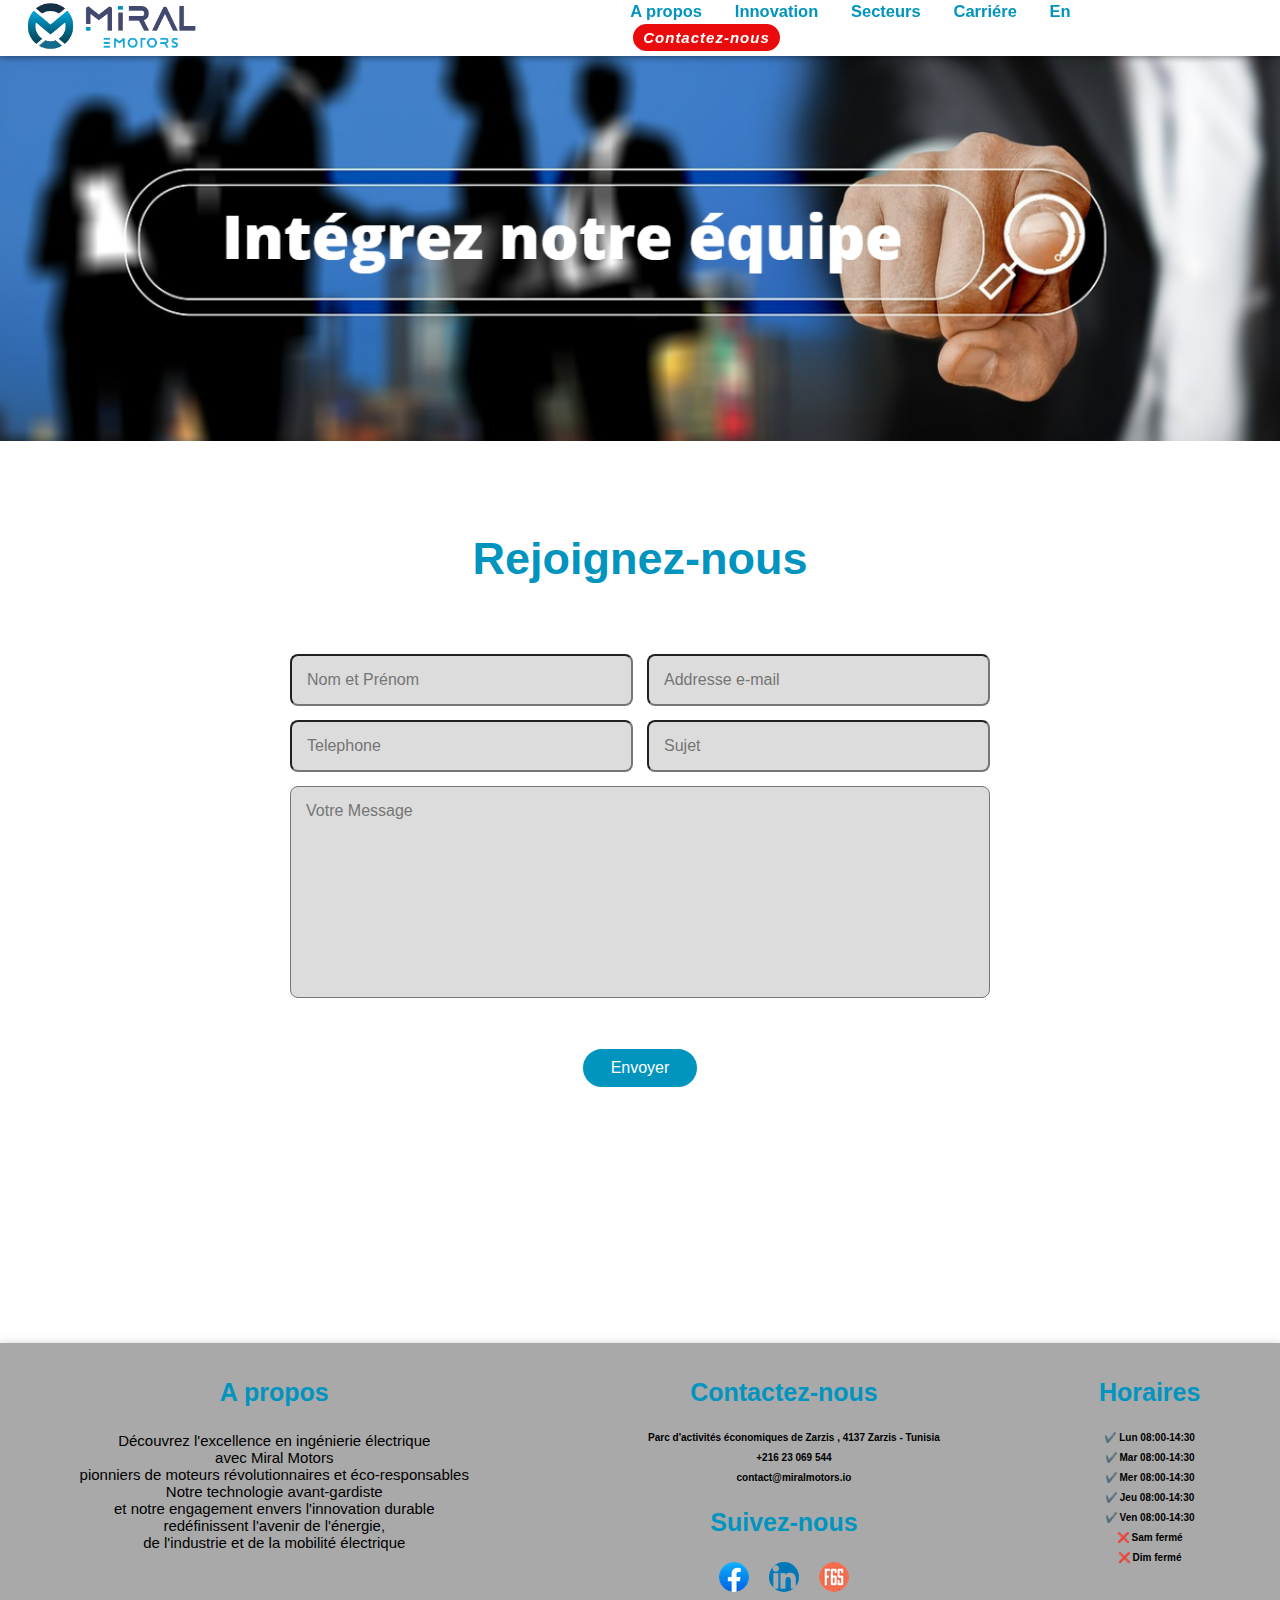
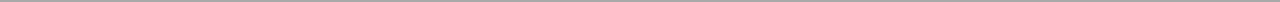
<file: carriere.html>
<!DOCTYPE html>
<html lang="en">

<head>
    <meta charset="UTF-8" />
    <meta http-equiv="X-UA-Compatible" content="IE=edge" />
    <meta name="viewport" content="width=device-width , initial-scale=1.0" />
    <title>MIRAL MOTOR</title>
    <link href="https://unpkg.com/boxicons@2.1.4/css/boxicons.min.css" rel="stylesheet" />
    <link rel="stylesheet" href="couleur.css" />
    <link href="https://fonts.googleapis.com/css?family=Open+Sans" rel="stylesheet">
    <link href="https://cdn.jsdelivr.net/npm/bootstrap@5.3.1/dist/css/bootstrap.min.css" rel="stylesheet"
        integrity="sha384-4bw+/aepP/YC94hEpVNVgiZdgIC5+VKNBQNGCHeKRQN+PtmoHDEXuppvnDJzQIu9" crossorigin="anonymous">
    <link rel="shortcut icon" href="simplifié.png">
    <link rel="stylesheet" href="https://cdnjs.cloudflare.com/ajax/libs/font-awesome/6.1.1/css/all.min.css"
        integrity="sha512-KfkfwYDsLkIlwQp6LFnl8zNdLGxu9YAA1QvwINks4PhcElQSvqcyVLLD9aMhXd13uQjoXtEKNosOWaZqXgel0g=="
        crossorigin="anonymous" referrerpolicy="no-referrer" />


</head>

<body>

    <header class="header">
        <a href="index.html" class="logo" title="miral-motors"> <img src="horizontale.png" width="30%"
                alt=""> </a>

        <nav class="navbar">
            <b> <a href="apropos.html">A propos</a>
                <a href="innovation.html">Innovation</a>
                <a href="secteurs.html">Secteurs</a>
                <a href="carriere.html">Carriére</a>

                <a href="carriere_en.html">En</a>
            <a href="contact.html" class="btn" style=" display: inline-block;
                                                                padding: 0.5rem 1rem;
                                                                 text-decoration: none;
                                                                background: rgb(234, 12, 12);
                                                                border-radius: 3rem;
                                                                border: 3px solid white;
                                                                cursor: pointer;
                                                              font-size: 1.5rem;
                                                               
                                                                letter-spacing: 0.1rem;
                                                                font-weight: 300;
                                                                transition: 0.5s ease;
                                                                margin-top: 20;
                                                                font-style: oblique;
                                                                font-weight: bold; color: rgb(255, 255, 255);">
                <b>Contactez-nous</b></a>
            </b>
        </nav>
    </header>
  <img src="t.png" alt=""  height="100%" width="100%">
    <section class="contact" id="contact">
  
        <h2 class="heading">
           Rejoignez-nous
 
       <br><br>
        <form action="https://formspree.io/f/mzblegkp" method="POST">
            <div class="input-box">
                <input type="text" placeholder="Nom et Prénom" name="Nom et Prénom">
                <input type="email" placeholder="Addresse e-mail" name="Addresse e-mail">
            </div>
            <div class="input-box">
                <input type="tel" placeholder="Telephone" name="Telephone">
                <input type="text" placeholder="Sujet" name="Sujet">
            </div>
            <textarea name="" id="" cols="30" rows="10" placeholder="Votre Message " name="Votre Message"></textarea>
            <input type="Submit" value="Envoyer" class="btn">
        </form>
    </section>
    <footer>
        <div class="footer_main">
            <div class="tag">
                <h1>A propos</h1>
    
                <p style="  text-align: center;
      justify-content: center;
      color: black;
      font-size: 1.5rem; ">
                    Découvrez l'excellence en ingénierie électrique <br> avec Miral Motors <br>
                    pionniers de moteurs révolutionnaires et
                    éco-responsables <br> Notre technologie avant-gardiste <br>et notre engagement envers
                    l'innovation durable
                    <br>redéfinissent
                    l'avenir de l'énergie, <br> de l'industrie et de la mobilité électrique
                </p>
    
            </div>
    
    
    
            <div class="tag">
                <h1>Contactez-nous</h1>
    
                <a href="https://goo.gl/maps/jPR5Lnm4Rp75n7xg6"> <i class="fa-solid fa-house"></i><b> Parc d'activités
                        économiques de Zarzis , 4137 Zarzis - Tunisia</b></a>
                <a href="https://wa.me/1XXXXXXXXXX"><i class="fa-solid fa-phone"></i> <b>+216 23 069 544 </b></a>
                <a href="https://mail.google.com/mail/?tab=rm&ogbl"><i class="fa-solid fa-envelope"></i>
                    <b>contact@miralmotors.io </b></a>
                <h1>Suivez-nous</h1>
    
                <div class="social_link">
                    <a href="https://www.facebook.com/Miralmotors/">
                        <img src="facebook.png" alt="facebook" title="facebook">
                    </a>
    
                    <a href="https://tn.linkedin.com/company/miral-motors">
                        <img src="likedin.png" alt="linkedin" title="linkedin">
                    </a>
    
                    <a href="https://www.f6s.com/company/miral-motors">
                        <img src="f6s.png" alt="F6S" title="f6s">
    
                    </a>
                </div>
    
            </div>
    
            <div class="tag">
                <h1>Horaires</h1>
    
                <a href="#" class="center"><b>✔️ Lun 08:00-14:30</b></a>
                <a href="#" class="center"><b>✔️ Mar 08:00-14:30</b></a>
                <a href="#" class="center"><b>✔️ Mer 08:00-14:30</b></a>
                <a href="#" class="center"><b>✔️ Jeu 08:00-14:30</b></a>
                <a href="#" class="center"><b>✔️ Ven 08:00-14:30</b></a>
                <a href="#" class="center"><b>❌ Sam fermé</b></a>
                <a href="#" class="center"><b>❌ Dim fermé</b></a>
    
    
    
            </div>
    
    
    </footer>
    <script src="movment.js"> </script>
    <script src="https://cdn.jsdelivr.net/npm/@popperjs/core@2.11.8/dist/umd/popper.min.js"
        integrity="sha384-I7E8VVD/ismYTF4hNIPjVp/Zjvgyol6VFvRkX/vR+Vc4jQkC+hVqc2pM8ODewa9r"
        crossorigin="anonymous"></script>
    <script src="https://cdn.jsdelivr.net/npm/bootstrap@5.3.1/dist/js/bootstrap.min.js"
        integrity="sha384-Rx+T1VzGupg4BHQYs2gCW9It+akI2MM/mndMCy36UVfodzcJcF0GGLxZIzObiEfa"
        crossorigin="anonymous"></script>
    
    
    
    </body>
    
    </html>
</file>
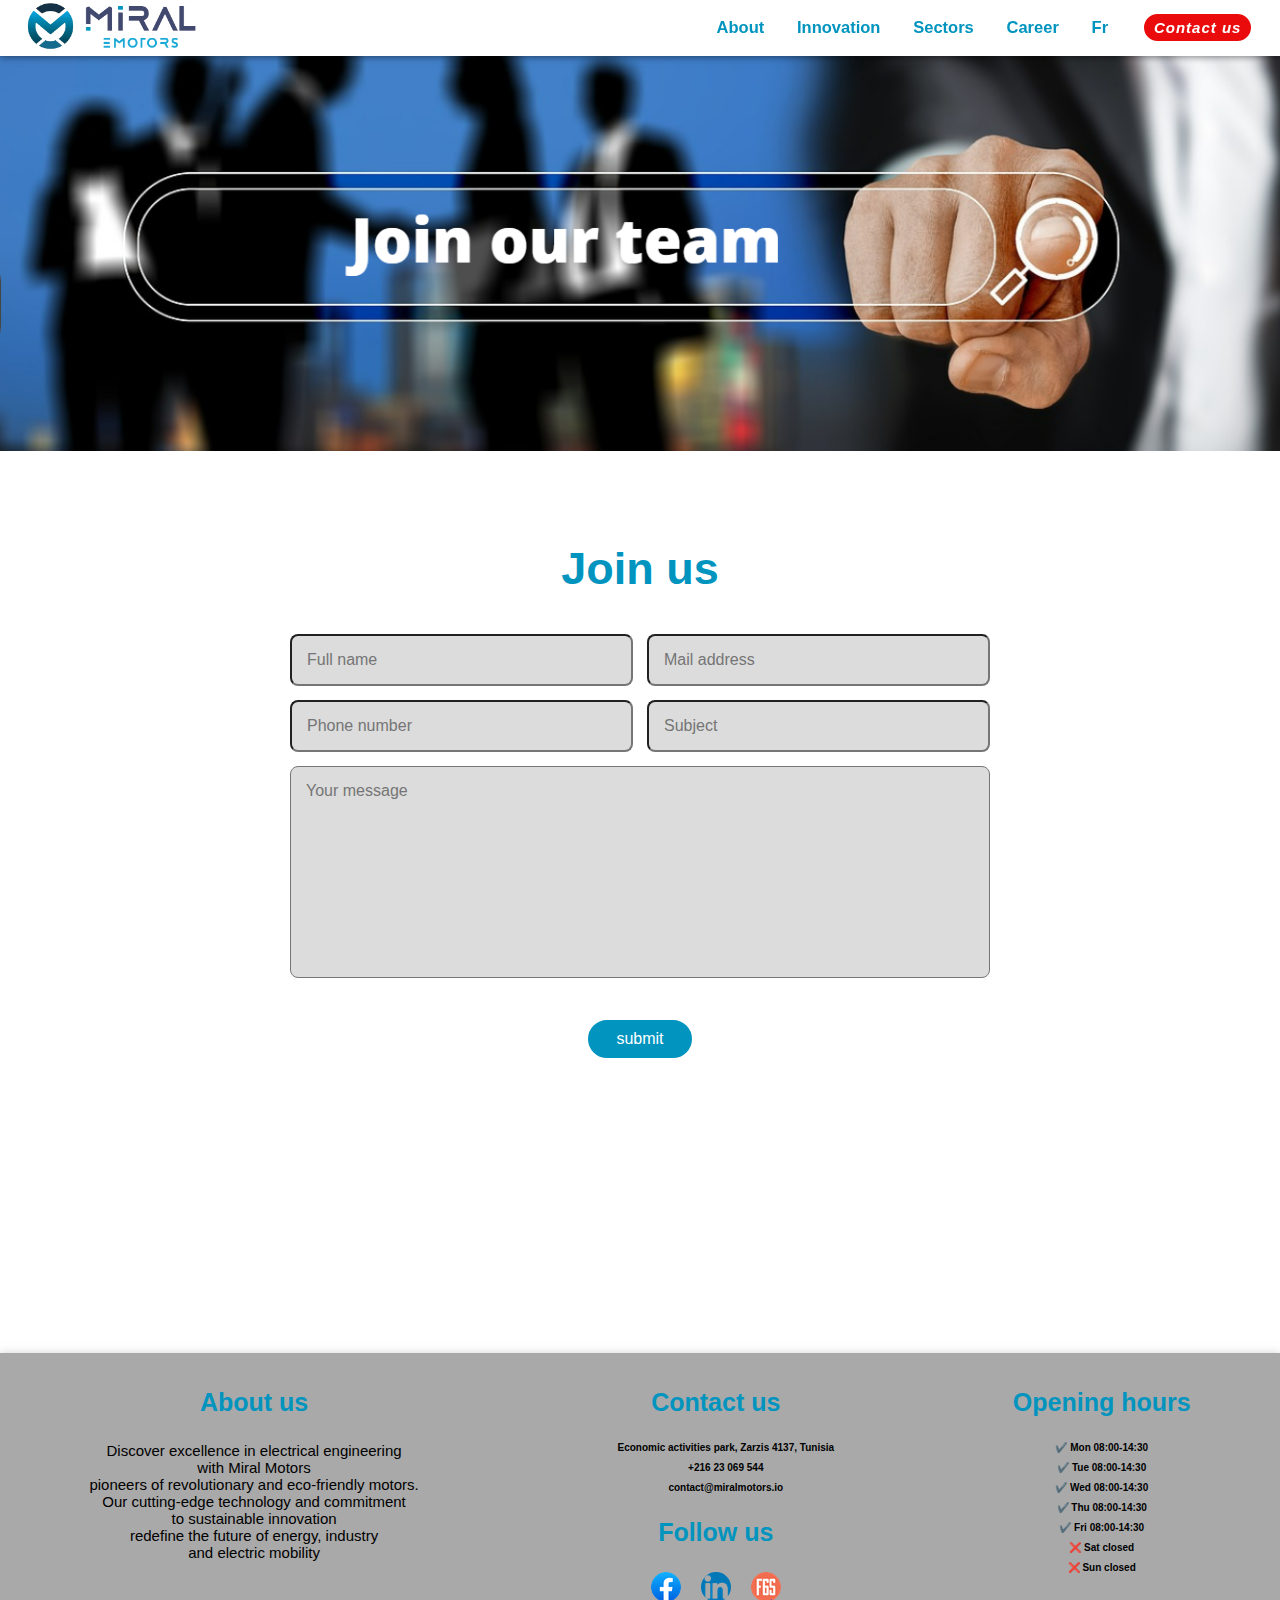
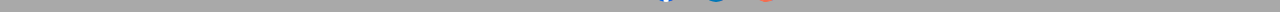
<file: carriere_en.html>
<!DOCTYPE html>
<html lang="en">

<head>
    <meta charset="UTF-8" />
    <meta http-equiv="X-UA-Compatible" content="IE=edge" />
    <meta name="viewport" content="width=device-width , initial-scale=1.0" />
    <title>MIRAL MOTOR</title>
    <link href="https://unpkg.com/boxicons@2.1.4/css/boxicons.min.css" rel="stylesheet" />
    <link rel="stylesheet" href="couleur.css" />
    <link href="https://fonts.googleapis.com/css?family=Open+Sans" rel="stylesheet">
    <link href="https://cdn.jsdelivr.net/npm/bootstrap@5.3.1/dist/css/bootstrap.min.css" rel="stylesheet"
        integrity="sha384-4bw+/aepP/YC94hEpVNVgiZdgIC5+VKNBQNGCHeKRQN+PtmoHDEXuppvnDJzQIu9" crossorigin="anonymous">
    <link rel="shortcut icon" href="simplifié.png">
    <link rel="stylesheet" href="https://cdnjs.cloudflare.com/ajax/libs/font-awesome/6.1.1/css/all.min.css"
        integrity="sha512-KfkfwYDsLkIlwQp6LFnl8zNdLGxu9YAA1QvwINks4PhcElQSvqcyVLLD9aMhXd13uQjoXtEKNosOWaZqXgel0g=="
        crossorigin="anonymous" referrerpolicy="no-referrer" />


</head>

<body>

    <header class="header">
        <a href="en.html" class="logo" title="miral-motors"> <img src="horizontale.png"  width="30%"
                alt=""> </a>

        <nav class="navbar">
    <b> <a href="apropos_en.html">About</a>
        <a href="innovation_en.html">Innovation</a>
        <a href="secteurs_en.html">Sectors</a>
        <a href="carriere_en.html">Career</a>
    
        <a href="carriere.html">Fr</a>
        <a href="contact_en.html" class="btn" style=" display: inline-block;
         text-decoration: none;
                                            padding: 0.5rem 1rem;
                                            background: rgb(234, 12, 12);
                                            border-radius: 3rem;
                                            border: 3px solid white;
                                            cursor: pointer;
                                            font-size: 1.5rem;
                                           
                                            letter-spacing: 0.1rem;
                                            font-weight: 300;
                                            transition: 0.5s ease;
                                            margin-top: 20;
                                            font-style: oblique;
                                            font-weight: bold; color: rgb(255, 255, 255);"> <b>Contact us</b></a>
    </b>
        </nav>
    </header>
<img src="ttt.png" alt="" height="100%" width="100%">
    <section class="contact" id="contact">

        <h2 class="heading">
          Join us

        </h2>
      <br><br>
        <form action="https://formspree.io/f/mzblegkp" method="POST">
            <div class="input-box">
                <input type="text" placeholder="Full name" name="Full name">
                <input type="email" placeholder="Mail address" name="Mail address">
            </div>
            <div class="input-box">
                <input type="tel" placeholder="Phone number" name="Phone number">
                <input type="text" placeholder="Subject" name="Subject">
            </div>
            <textarea name="" id="" cols="30" rows="10" placeholder="Your message" name="Son message "></textarea>
            <input type="Submit" value="submit" class="btn">
        </form>
    </section>
    <footer>
        <div class="footer_main">
            <div class="tag">
            <h1>About us</h1>
            
            <p style="  text-align: center;
                              justify-content: center;
                              color: black;
                              font-size: 1.5rem; "> Discover excellence in electrical engineering <br> with Miral Motors <br>
                pioneers of revolutionary and eco-friendly motors.
                <br>Our
                cutting-edge technology and commitment <br>to sustainable innovation <br>redefine
                the future of energy, industry <br> and electric
                mobility
            </p>
            
            </div>
            
            <div class="tag">
                <h1>Contact us</h1>
            
                <a href="https://goo.gl/maps/jPR5Lnm4Rp75n7xg6"> <i class="fa-solid fa-house"></i><b>Economic activities park,
                        Zarzis 4137, Tunisia </b></a>
                <a href="https://api.whatsapp.com"><i class="fa-solid fa-phone"></i> <b>+216 23 069 544 </b></a>
                <a href="https://mail.google.com/mail/?tab=rm&ogbl"><i class="fa-solid fa-envelope"></i>
                    <b>contact@miralmotors.io </b></a>
                <h1>Follow us</h1>
            
                <div class="social_link">
                    <a href="https://www.facebook.com/Miralmotors/">
                        <img src="facebook.png" alt="facebook" title="facebook">
                    </a>
                    <a href="https://tn.linkedin.com/company/miral-motors">
                        <img src="likedin.png" alt="linkedin" title="linkedin">
                    </a>
                    <a href="https://www.f6s.com/company/miral-motors">
                        <img src="f6s.png" alt="F6S" title="f6s">
                    </a>
            
                </div>
            </div>
            
            <div class="tag">
                <h1>Opening hours</h1>
            
                <a href="#" class="center"><b>✔️ Mon 08:00-14:30</b></a>
                <a href="#" class="center"><b>✔️ Tue 08:00-14:30</b></a>
                <a href="#" class="center"><b>✔️ Wed 08:00-14:30</b></a>
                <a href="#" class="center"><b>✔️ Thu 08:00-14:30</b></a>
                <a href="#" class="center"><b>✔️ Fri 08:00-14:30</b></a>
                <a href="#" class="center"><b>❌ Sat closed</b></a>
                <a href="#" class="center"><b>❌ Sun closed</b></a>
            
            
            
            </div>

    </footer>
    <script src="movment.js"> </script>
    <script src="https://cdn.jsdelivr.net/npm/@popperjs/core@2.11.8/dist/umd/popper.min.js"
        integrity="sha384-I7E8VVD/ismYTF4hNIPjVp/Zjvgyol6VFvRkX/vR+Vc4jQkC+hVqc2pM8ODewa9r"
        crossorigin="anonymous"></script>
    <script src="https://cdn.jsdelivr.net/npm/bootstrap@5.3.1/dist/js/bootstrap.min.js"
        integrity="sha384-Rx+T1VzGupg4BHQYs2gCW9It+akI2MM/mndMCy36UVfodzcJcF0GGLxZIzObiEfa"
        crossorigin="anonymous"></script>



</body>

</html>
</file>
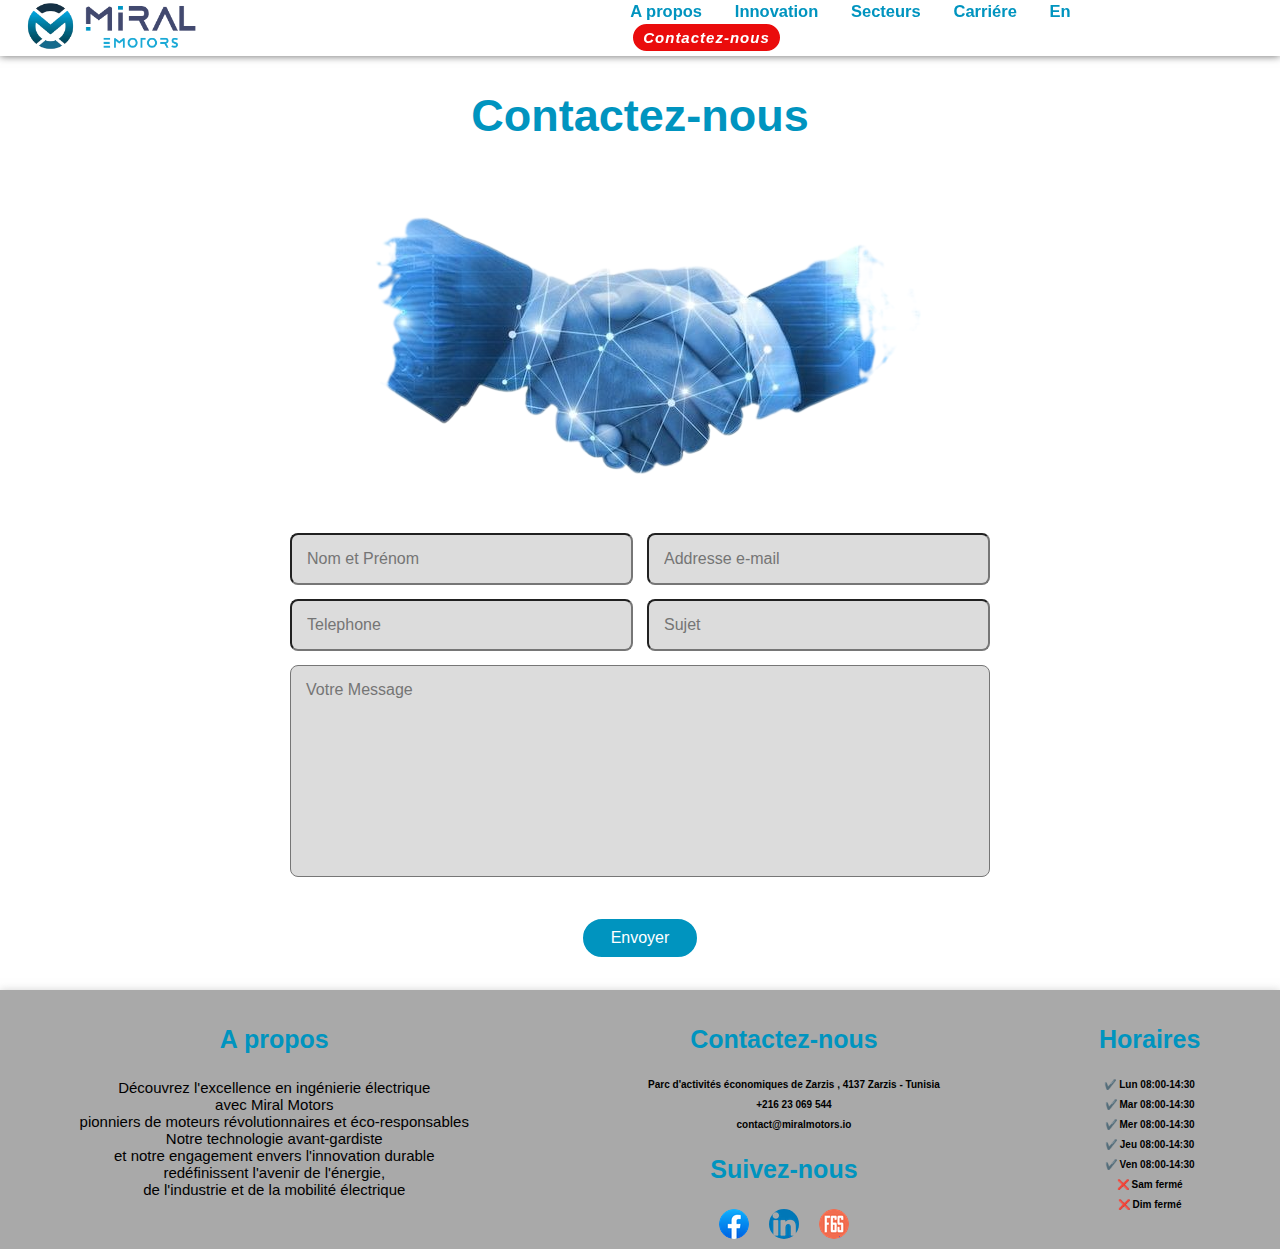
<file: contact.html>
<!DOCTYPE html>
<html lang="en">

<head>
    <meta charset="UTF-8" />
    <meta http-equiv="X-UA-Compatible" content="IE=edge" />
    <meta name="viewport" content="width=device-width , initial-scale=1.0" />
    <title>MIRAL MOTOR</title>
    <link href="https://unpkg.com/boxicons@2.1.4/css/boxicons.min.css" rel="stylesheet" />
    <link rel="stylesheet" href="couleur.css" />
    <link href="https://fonts.googleapis.com/css?family=Open+Sans" rel="stylesheet">
    <link href="https://cdn.jsdelivr.net/npm/bootstrap@5.3.1/dist/css/bootstrap.min.css" rel="stylesheet"
        integrity="sha384-4bw+/aepP/YC94hEpVNVgiZdgIC5+VKNBQNGCHeKRQN+PtmoHDEXuppvnDJzQIu9" crossorigin="anonymous">
    <link rel="shortcut icon" href="simplifié.png">
    <link rel="stylesheet" href="https://cdnjs.cloudflare.com/ajax/libs/font-awesome/6.1.1/css/all.min.css"
        integrity="sha512-KfkfwYDsLkIlwQp6LFnl8zNdLGxu9YAA1QvwINks4PhcElQSvqcyVLLD9aMhXd13uQjoXtEKNosOWaZqXgel0g=="
        crossorigin="anonymous" referrerpolicy="no-referrer" />


</head>

<body>
    <header class="header">
        <a href="fr.html" class="logo" title="miral-motors"> <img src="horizontale.png"  width="30%"
                alt=""> </a>

        <nav class="navbar">
            <b> <a href="apropos.html">A propos</a>
                <a href="innovation.html">Innovation</a>
                <a href="secteurs.html">Secteurs</a>
                <a href="carriere.html">Carriére</a>

                <a href="contact_en.html">En</a>
            <a href="contact.html" class="btn" style=" display: inline-block;
             text-decoration: none;
                                                                padding: 0.5rem 1rem;
                                                                background: rgb(234, 12, 12);
                                                                border-radius: 3rem;
                                                                border: 3px solid white;
                                                                cursor: pointer;
                                                                 font-size: 1.5rem;
                                                               
                                                                letter-spacing: 0.1rem;
                                                                font-weight: 300;
                                                                transition: 0.5s ease;
                                                                margin-top: 20;
                                                                font-style: oblique;
                                                                font-weight: bold; color: rgb(255, 255, 255);">
                <b>Contactez-nous</b></a>
            </b>
        </nav>
    </header>

    <section class="contact" id="contact">
        <h2 class="heading">
           Contactez-nous

        </h2><center> <img src="c.png" alt=""></center>
        <form action="form.php" method="post">
            <div class="input-box">
                <input type="text" placeholder="Nom et Prénom">
                <input type="email" placeholder="Addresse e-mail">
            </div>
            <div class="input-box">
                <input type="tel" placeholder="Telephone">
                <input type="text" placeholder="Sujet">
            </div>
            <textarea name="" id="" cols="30" rows="10" placeholder="Votre Message "></textarea>
            <input type="Submit" value="Envoyer" class="btn">
        </form>
    </section>
    <footer>
        <div class="footer_main">
            <div class="tag">
                <h1>A propos</h1>

                <p style="  text-align: center;
      justify-content: center;
      color: black;
      font-size: 1.5rem; ">
                    Découvrez l'excellence en ingénierie électrique <br> avec Miral Motors <br>
                    pionniers de moteurs révolutionnaires et
                    éco-responsables <br> Notre technologie avant-gardiste <br>et notre engagement envers
                    l'innovation durable
                    <br>redéfinissent
                    l'avenir de l'énergie, <br> de l'industrie et de la mobilité électrique
                </p>

            </div>



            <div class="tag">
                <h1>Contactez-nous</h1>

                <a href="https://goo.gl/maps/jPR5Lnm4Rp75n7xg6"> <i class="fa-solid fa-house"></i><b> Parc d'activités
                        économiques de Zarzis , 4137 Zarzis - Tunisia</b></a>
                <a href="https://wa.me/1XXXXXXXXXX"><i class="fa-solid fa-phone"></i> <b>+216 23 069 544 </b></a>
                <a href="https://mail.google.com/mail/?tab=rm&ogbl"><i class="fa-solid fa-envelope"></i>
                    <b>contact@miralmotors.io </b></a>
                <h1>Suivez-nous</h1>

                <div class="social_link">
                    <a href="https://www.facebook.com/Miralmotors/">
                        <img src="facebook.png" alt="facebook" title="facebook">
                    </a>

                    <a href="https://tn.linkedin.com/company/miral-motors">
                        <img src="likedin.png" alt="linkedin" title="linkedin">
                    </a>

                    <a href="https://www.f6s.com/company/miral-motors">
                        <img src="f6s.png" alt="F6S" title="f6s">

                    </a>
                </div>

            </div>

            <div class="tag">
                <h1>Horaires</h1>

                <a href="#" class="center"><b>✔️ Lun 08:00-14:30</b></a>
                <a href="#" class="center"><b>✔️ Mar 08:00-14:30</b></a>
                <a href="#" class="center"><b>✔️ Mer 08:00-14:30</b></a>
                <a href="#" class="center"><b>✔️ Jeu 08:00-14:30</b></a>
                <a href="#" class="center"><b>✔️ Ven 08:00-14:30</b></a>
                <a href="#" class="center"><b>❌ Sam fermé</b></a>
                <a href="#" class="center"><b>❌ Dim fermé</b></a>



            </div>


    </footer>
    <script src="movment.js"> </script>
    <script src="https://cdn.jsdelivr.net/npm/@popperjs/core@2.11.8/dist/umd/popper.min.js"
        integrity="sha384-I7E8VVD/ismYTF4hNIPjVp/Zjvgyol6VFvRkX/vR+Vc4jQkC+hVqc2pM8ODewa9r"
        crossorigin="anonymous"></script>
    <script src="https://cdn.jsdelivr.net/npm/bootstrap@5.3.1/dist/js/bootstrap.min.js"
        integrity="sha384-Rx+T1VzGupg4BHQYs2gCW9It+akI2MM/mndMCy36UVfodzcJcF0GGLxZIzObiEfa"
        crossorigin="anonymous"></script>



</body>

</html>
</file>
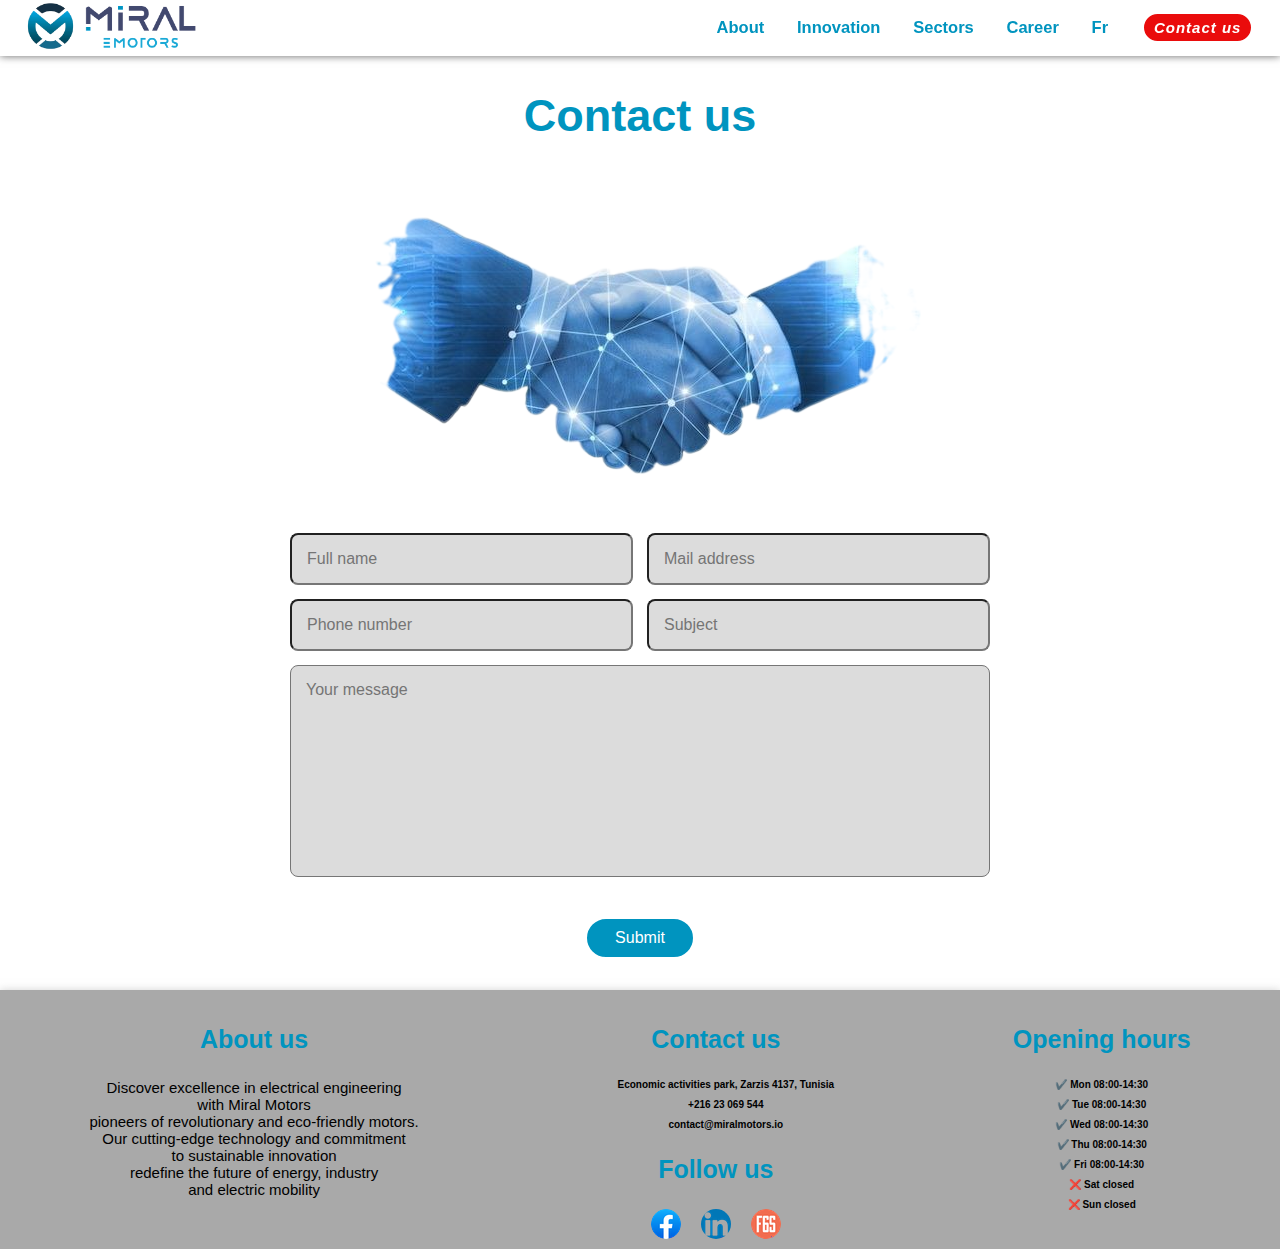
<file: contact_en.html>
<!DOCTYPE html>
<html lang="en">

<head>
    <meta charset="UTF-8" />
    <meta http-equiv="X-UA-Compatible" content="IE=edge" />
    <meta name="viewport" content="width=device-width , initial-scale=1.0" />
    <title>MIRAL MOTOR</title>
    <link href="https://unpkg.com/boxicons@2.1.4/css/boxicons.min.css" rel="stylesheet" />
    <link rel="stylesheet" href="couleur.css" />
    <link href="https://fonts.googleapis.com/css?family=Open+Sans" rel="stylesheet">
    <link href="https://cdn.jsdelivr.net/npm/bootstrap@5.3.1/dist/css/bootstrap.min.css" rel="stylesheet"
        integrity="sha384-4bw+/aepP/YC94hEpVNVgiZdgIC5+VKNBQNGCHeKRQN+PtmoHDEXuppvnDJzQIu9" crossorigin="anonymous">
    <link rel="shortcut icon" href="simplifié.png">
    <link rel="stylesheet" href="https://cdnjs.cloudflare.com/ajax/libs/font-awesome/6.1.1/css/all.min.css"
        integrity="sha512-KfkfwYDsLkIlwQp6LFnl8zNdLGxu9YAA1QvwINks4PhcElQSvqcyVLLD9aMhXd13uQjoXtEKNosOWaZqXgel0g=="
        crossorigin="anonymous" referrerpolicy="no-referrer" />



</head>

<body>
    <header class="header">
        <a href="en.html" class="logo" title="miral-motors"> <img src="horizontale.png"  width="30%"
                alt=""> </a>

        <nav class="navbar">
            <b> <a href="apropos_en.html">About</a>
                <a href="innovation_en.html">Innovation</a>
                <a href="secteurs_en.html">Sectors</a>
                <a href="carriere_en.html">Career</a>
            
                <a href="contact.html">Fr</a>
                            <a href="contact_en.html" class="btn" style=" display: inline-block;
                             text-decoration: none;
                                                                padding: 0.5rem 1rem;
                                                                background: rgb(234, 12, 12);
                                                                border-radius: 3rem;
                                                                border: 3px solid white;
                                                                cursor: pointer;
                                                                 font-size: 1.5rem;
                                                                letter-spacing: 0.1rem;
                                                                font-weight: 300;
                                                                transition: 0.5s ease;
                                                                margin-top: 20;
                                                                font-style: oblique;
                                                                font-weight: bold; color: rgb(255, 255, 255);"> <b>Contact us</b></a>
            </b>
        </nav>
    </header>

    <section class="contact" id="contact">
      
        <h2 class="heading">
            Contact us

        </h2><center> <img src="c.png" alt=""></center>
        <form action="form.php" method="post">
            <div class="input-box">
                <input type="text" placeholder="Full name" >
                <input type="email" placeholder="Mail address">
            </div>
            <div class="input-box">
                <input type="tel" placeholder="Phone number">
                <input type="text" placeholder="Subject">
            </div>
            <textarea name="" id="" cols="30" rows="10" placeholder="Your message "></textarea>
            <input type="Submit" value="Submit" class="btn">
        </form>
    </section>
    <footer>
        <div class="footer_main">
            <div class="tag">
                <h1>About us</h1>
                
                <p style="  text-align: center;
                  justify-content: center;
                  color: black;
                  font-size: 1.5rem; "> Discover excellence in electrical engineering <br> with Miral Motors <br>
                    pioneers of revolutionary and eco-friendly motors.
                    <br>Our
                    cutting-edge technology and commitment <br>to sustainable innovation <br>redefine
                    the future of energy, industry <br> and electric
                    mobility
                </p>
                
                </div>
                
                <div class="tag">
                    <h1>Contact us</h1>
                
                    <a href="https://goo.gl/maps/jPR5Lnm4Rp75n7xg6"> <i class="fa-solid fa-house"></i><b>Economic activities park,
                            Zarzis 4137, Tunisia </b></a>
                    <a href="https://api.whatsapp.com"><i class="fa-solid fa-phone"></i> <b>+216 23 069 544 </b></a>
                    <a href="https://mail.google.com/mail/?tab=rm&ogbl"><i class="fa-solid fa-envelope"></i>
                        <b>contact@miralmotors.io </b></a>
                    <h1>Follow us</h1>
                
                    <div class="social_link">
                        <a href="https://www.facebook.com/Miralmotors/">
                            <img src="facebook.png" alt="facebook" title="facebook">
                        </a>
                        <a href="https://tn.linkedin.com/company/miral-motors">
                            <img src="likedin.png" alt="linkedin" title="linkedin">
                        </a>
                        <a href="https://www.f6s.com/company/miral-motors">
                            <img src="f6s.png" alt="F6S" title="f6s">
                        </a>
                
                    </div>
                </div>
                
                <div class="tag">
                    <h1>Opening hours</h1>
                
                    <a href="#" class="center"><b>✔️ Mon 08:00-14:30</b></a>
                    <a href="#" class="center"><b>✔️ Tue 08:00-14:30</b></a>
                    <a href="#" class="center"><b>✔️ Wed 08:00-14:30</b></a>
                    <a href="#" class="center"><b>✔️ Thu 08:00-14:30</b></a>
                    <a href="#" class="center"><b>✔️ Fri 08:00-14:30</b></a>
                    <a href="#" class="center"><b>❌ Sat closed</b></a>
                    <a href="#" class="center"><b>❌ Sun closed</b></a>
                
                
                
                </div>
    </footer>
    <script src="movment.js"> </script>
    <script src="https://cdn.jsdelivr.net/npm/@popperjs/core@2.11.8/dist/umd/popper.min.js"
        integrity="sha384-I7E8VVD/ismYTF4hNIPjVp/Zjvgyol6VFvRkX/vR+Vc4jQkC+hVqc2pM8ODewa9r"
        crossorigin="anonymous"></script>
    <script src="https://cdn.jsdelivr.net/npm/bootstrap@5.3.1/dist/js/bootstrap.min.js"
        integrity="sha384-Rx+T1VzGupg4BHQYs2gCW9It+akI2MM/mndMCy36UVfodzcJcF0GGLxZIzObiEfa"
        crossorigin="anonymous"></script>



</body>

</html>
</file>
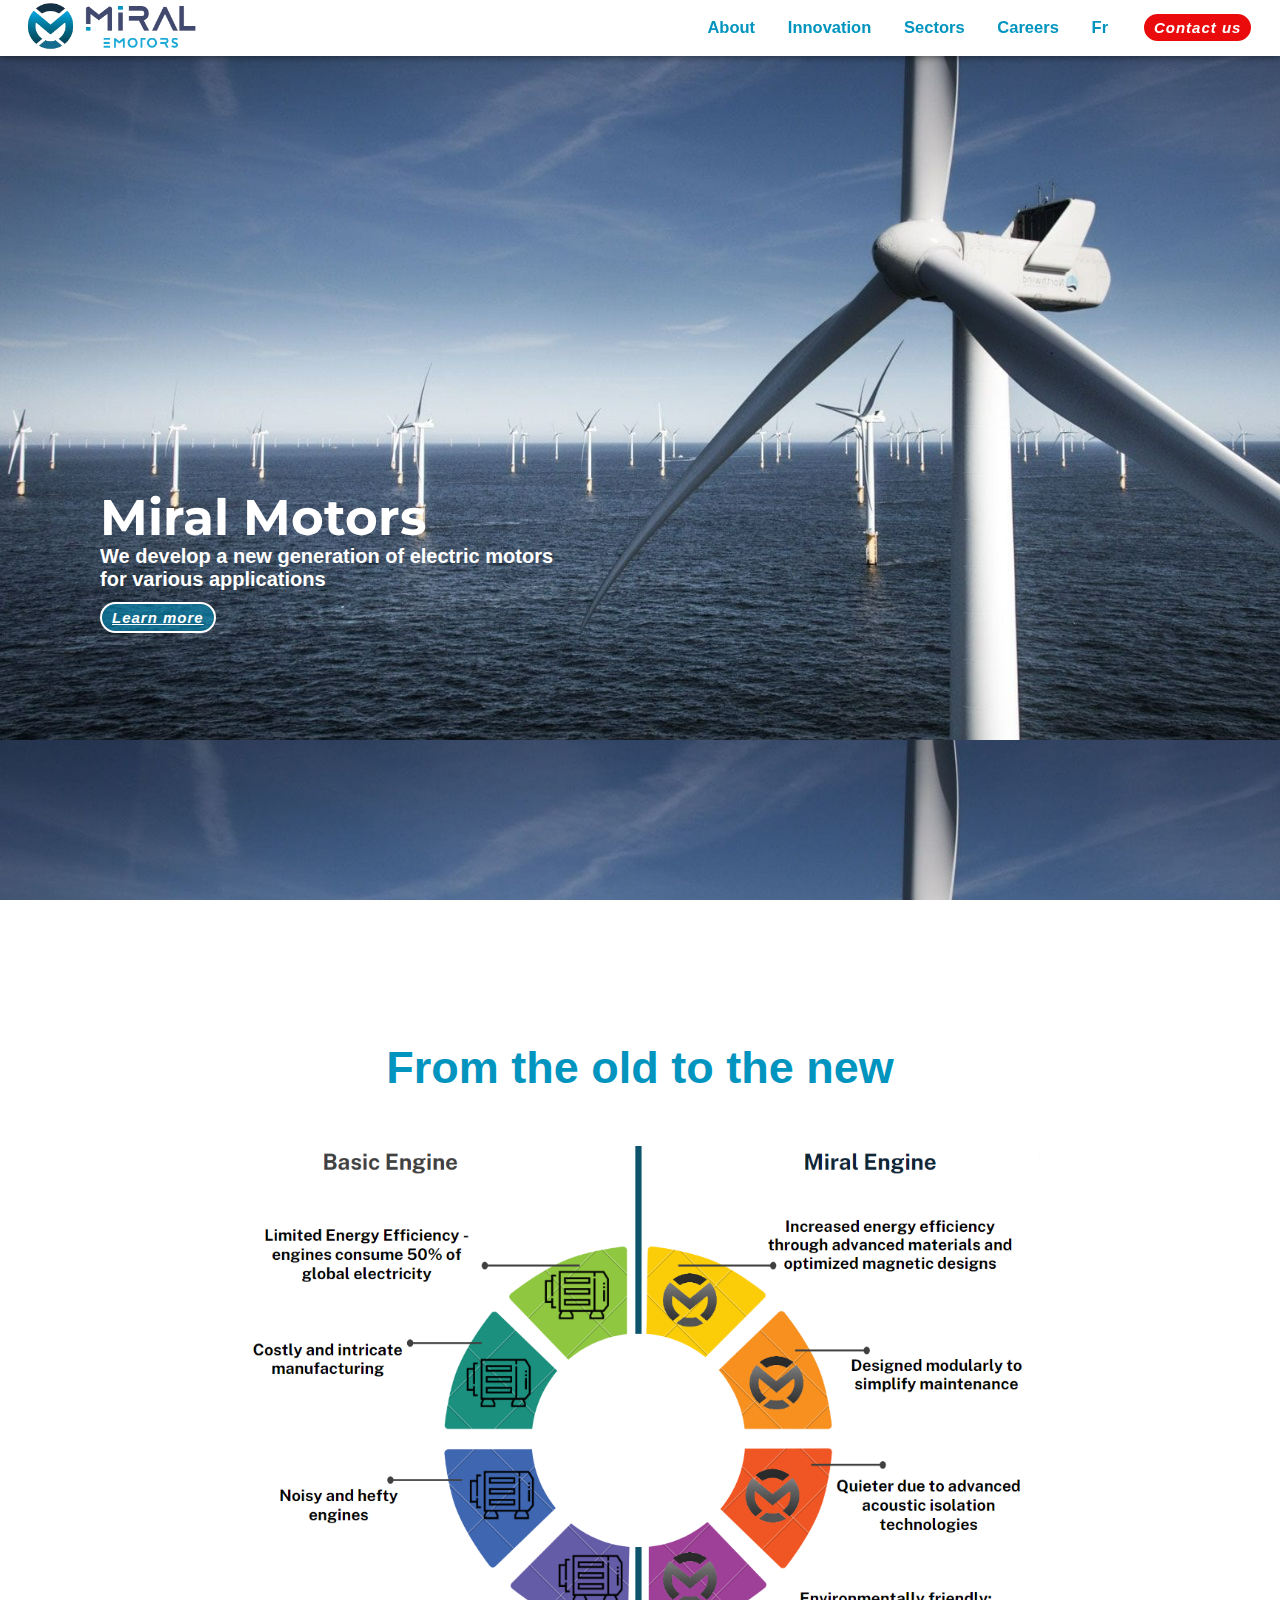
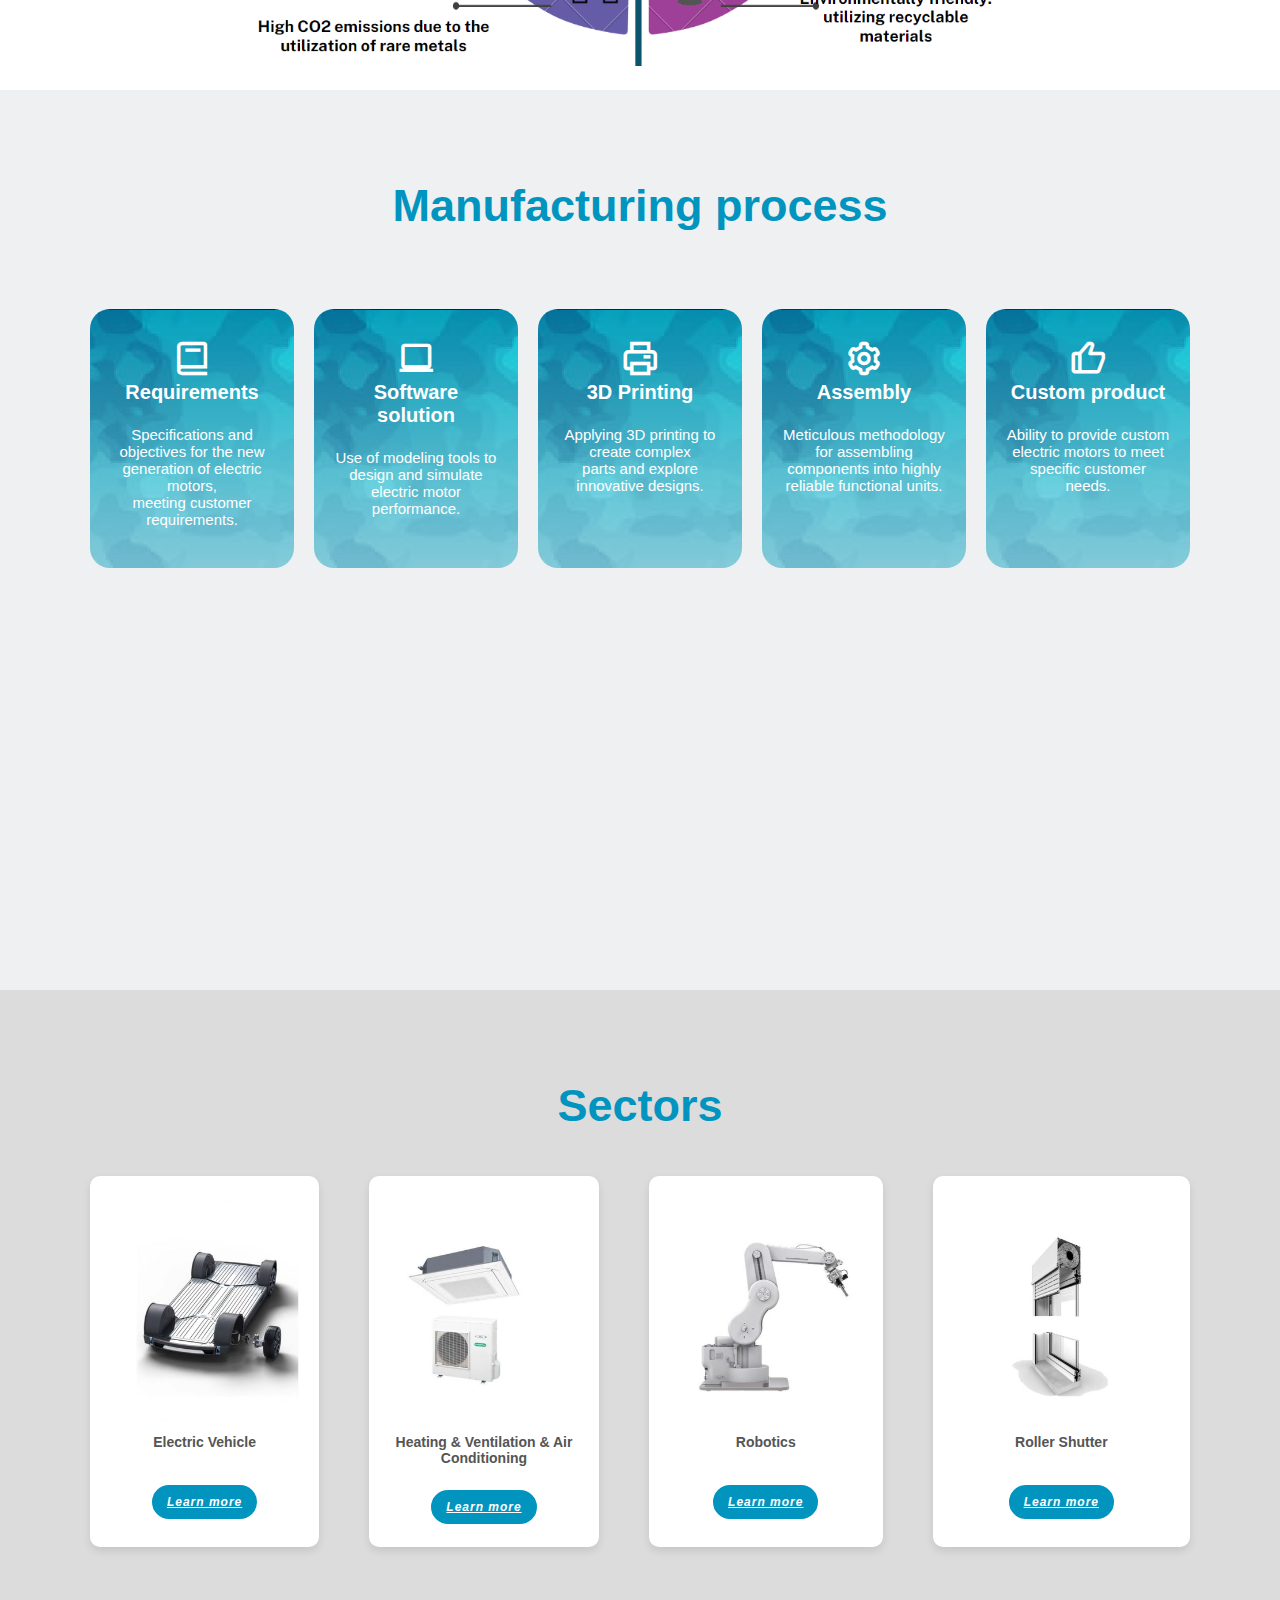
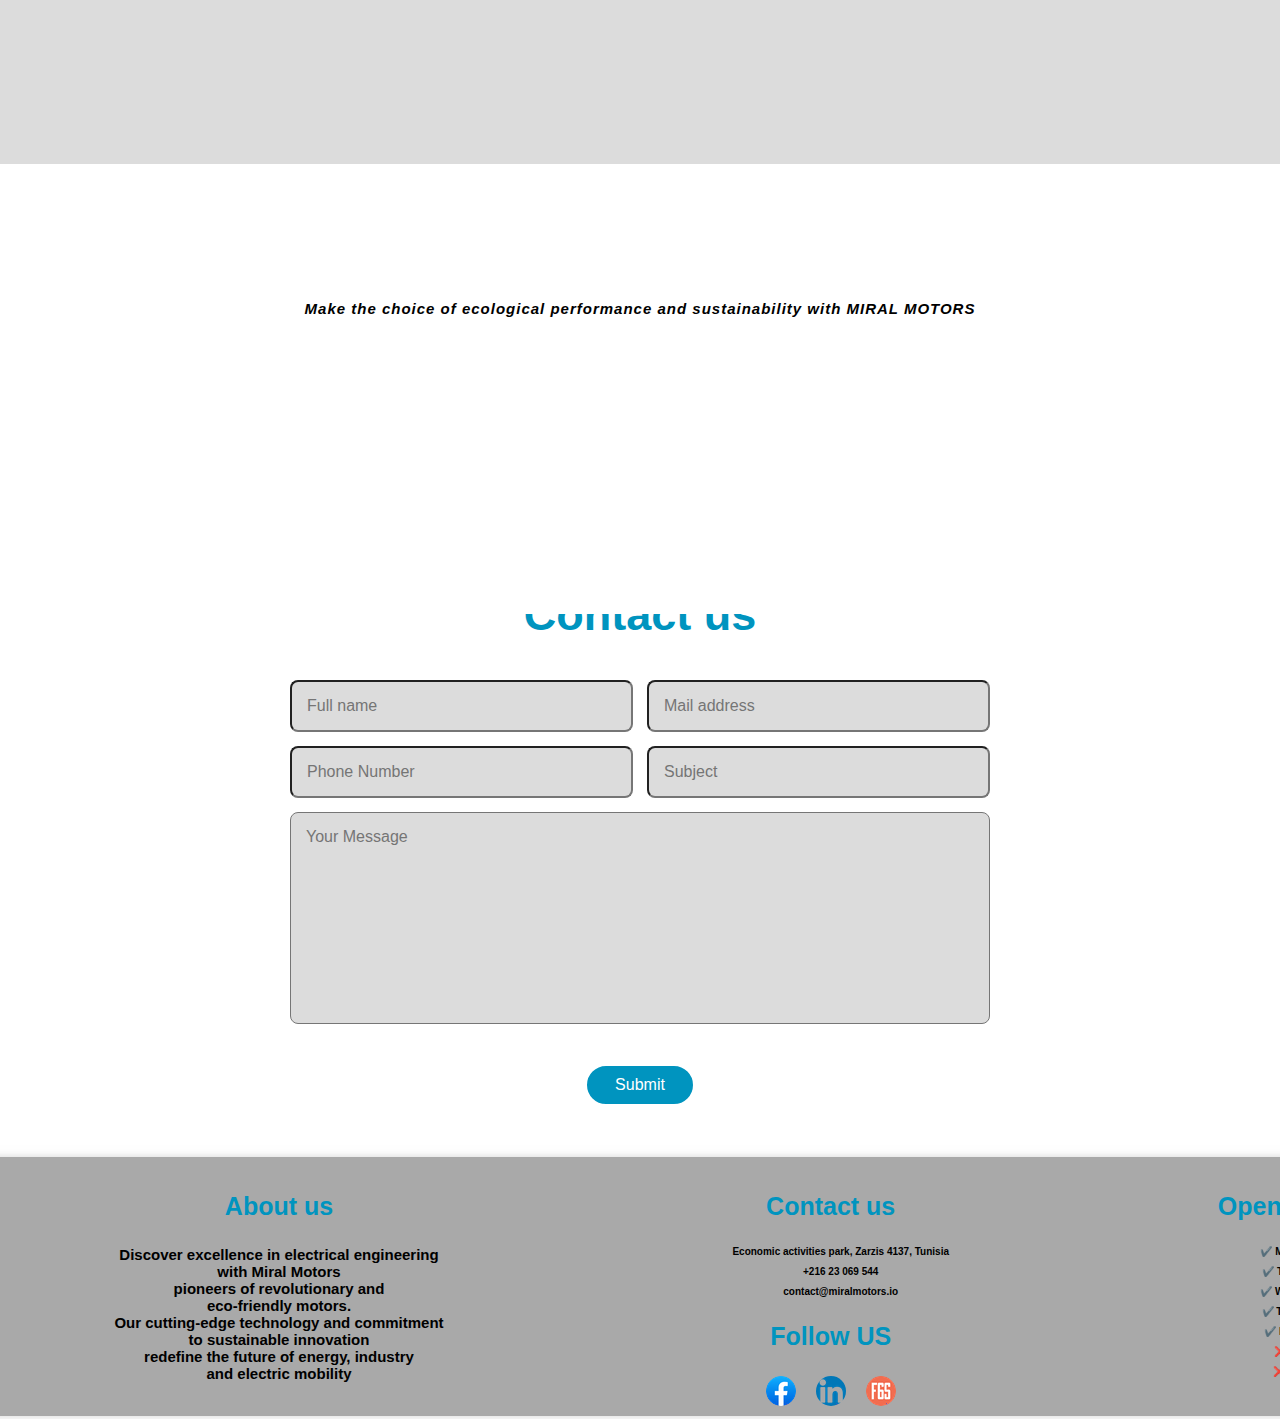
<file: en.html>
<!DOCTYPE html>
<html lang="en">

<head>
    <meta charset="UTF-8" />
    <meta http-equiv="X-UA-Compatible" content="IE=edge" />
    <meta name="viewport" content="width=device-width , initial-scale=1.0" />
    <title>MIRAL MOTOR</title>
    <link href="https://unpkg.com/boxicons@2.1.4/css/boxicons.min.css" rel="stylesheet" />
    <link rel="stylesheet" href="couleur.css" />
    <link href="https://fonts.googleapis.com/css?family=Open+Sans" rel="stylesheet">
    <link href="https://cdn.jsdelivr.net/npm/bootstrap@5.3.1/dist/css/bootstrap.min.css" rel="stylesheet"
        integrity="sha384-4bw+/aepP/YC94hEpVNVgiZdgIC5+VKNBQNGCHeKRQN+PtmoHDEXuppvnDJzQIu9" crossorigin="anonymous">
    <link rel="shortcut icon" href="simplifié.png">
    <link rel="stylesheet" href="https://cdnjs.cloudflare.com/ajax/libs/font-awesome/6.1.1/css/all.min.css"
        integrity="sha512-KfkfwYDsLkIlwQp6LFnl8zNdLGxu9YAA1QvwINks4PhcElQSvqcyVLLD9aMhXd13uQjoXtEKNosOWaZqXgel0g=="
        crossorigin="anonymous" referrerpolicy="no-referrer" />
<style>
    .btn:hover{
  box-shadow: 0 0 1rem rgb(255, 255, 255);
}
</style>

</head>

<body>
    <header class="header">
        <a href="en.html" class="logo" title="#"> <img src="horizontale.png"  width="30%" alt=""> </a>

        <nav class="navbar">
            <b> <a href="apropos_en.html">About</a>
                <a href="innovation_en.html">Innovation</a>
                <a href="secteurs_en.html">Sectors</a>
                <a href="carriere_en.html">Careers</a>

                <a href="fr.html">Fr</a>
                <a href="contact_en.html" class="btn" style=" display: inline-block;
                 text-decoration: none;
                                    padding: 0.5rem 1rem;
                                    background: rgb(234, 12, 12);
                                    border-radius: 3rem;
                                    border: 3px solid white;
                                    cursor: pointer;
                                    font-size: 1.5rem;
                                   
                                    letter-spacing: 0.1rem;
                                    font-weight: 300;
                                    transition: 0.5s ease;
                                    margin-top: 20;
                                    font-style: oblique;
                                    font-weight: bold; color: rgb(255, 255, 255);"> <b>Contact us</b></a>
            </b>
        </nav>
    </header>
    <section class="home" id="home">

        <div class="home-content" style="padding-top: 400px;">
            <h1> Miral Motors</h1>

            <p>
                <b>
                    We develop a new generation of electric motors <br>
                    for various applications
                    <br>
                </b>
            </p>
            <br>
            <a href="apropos_en.html" class="btn" style=" 
            display: inline-block;
                    padding: 0.5rem 1rem;
                        background: rgba(0, 146, 191, 0.567);
        border-radius: 3rem;
        border: 2px solid  rgb(255, 255, 255);
                    cursor: pointer;
                 font-size: 1.5rem;
                    letter-spacing: 0.1rem;
                    font-weight: 300;
                    transition: 0.5s ease;
                    margin-top: 20;
                    font-style: oblique;
                    font-weight: bold; color: rgb(255, 255, 255);"> <b>Learn more</b></a>
    </section>
    <section class="container">
        <h2 class="heading">
            <br>From the old to the new
            <br> <br>
        </h2>
        <center><img src="img_en.png" width="800" title="#"></center>
        <br>
        <br>
        <!--     <div class="comparison-cards">

            <div class="comparison-card">
                <div class="criteria">Classic Motor
</div>
                <p class="motor-advantage">Low energy efficiency <br>
                    (motors consume 50% of global electricity)</p>
                <p class="motor-advantage">Costly and complex manufacturing</p>

                <p class="motor-advantage">Noisy and heavy motors
                <p class="motor-advantage">High CO2 emissions due to the use of rare metals
                </p>
            </div>
            <div class="comparison-card">
                <div class="criteria">Miral Motor
</div>
                <p class="motor-benefit">More energy-efficient through 
                    advanced materials and optimized magnetic designs</p>
                <p class="motor-benefit">Designed modularly for easy maintenance</p>
                <p class="motor-benefit">Quieter with advanced 
                    acoustic insulation technologies
</p>
                <p class="motor-benefit">Eco-friendly:
                     using recyclable materials</p>

            </div>


        </div>
    </section> -->
        <section class="services" id="services" style="background-color:rgba(112, 128, 144, 0.122) ;  margin-left: -110px; margin-right: -110px;">

   <h2 class="heading" style="background-color:transparent; ">Manufacturing process
    </h2>
         
    
            <br><br><br> <br> <br><br><br>
            <div class="services-container">


                <div class="services-box">

                    <h1> <i class='bx bx-book'></i></h1>
                    <h3>Requirements

                    </h3>
                    <br><br>
                    <p>
                        Specifications and objectives for the new
                        generation of electric motors, <br>meeting customer requirements.
                    </p>
                </div>
                <div class="services-box">

                    <h1> <i class='bx bx-laptop'></i> </h1>
                    <h3>
                        Software solution
                    </h3>
                    <br> <br>
                    <p>
                        Use of modeling tools to design and simulate electric motor performance.
                    </p></a>
                </div>
                <div class="services-box">
                    <h1> <i class='bx bx-printer'></i></h1>
                    <h3>
                        3D Printing
                    </h3>
                    <br> <br>
                    <p>Applying 3D printing to create complex <br>
                        parts and explore innovative designs.
                    </p>
                </div>
                <div class="services-box">
                    <h1> <i class='bx bx-cog'></i></h1>
                    <h3>
                        Assembly
                    </h3>
                    <br> <br>
                    <p>Meticulous methodology for
                        assembling components into highly reliable functional units.
                    </p>
                </div>
                <div class="services-box">

                    <h1><i class='bx bx-like'></i></h1>
                    <h3>Custom product

                    </h3>
                    <br> <br>
                    <p>

                        Ability to provide custom electric motors to
                        meet specific customer needs.
                    </p>
                </div>
            </div>
        </section>
        <section class="modes-applications" style="background-color:rgb(220,220,220) ; margin-left: -110px; margin-right: -110px;">
            <h2 class="heading" style="background-color:rgb(220,220,220)">Sectors
            </h2> <br><br><br><br>
            <div class="applications-grid">
                <div class="application">
                    <img src="EV AND E MOBILITY.png" alt="Application 1">
                    <h3> <b>Electric Vehicle</b></h3>
                    <br><br>
                    <center><a href="secteurs_en.html" class="btn" style=" display: inline-block;
                                                            padding: 1rem 1.5rem;
                                                            background: rgb(0, 148, 191);
                                                            border-radius: 3rem;
                                                            border: 3px solid white;
                                                            cursor: pointer;
                                                            font-size: 1.2rem;
                                                           
                                                            letter-spacing: 0.1rem;
                                                            font-weight: 300;
                                                            transition: 0.5s ease;
                                                            margin-top: 20;
                                                            font-style: oblique;
                                                            font-weight: bold; color: rgb(255, 255, 255);"> Learn
                            more</a>
                    </center>
                </div>
                <div class="application">
                    <img src="HVAC.png" alt="Application 2">
                    <h3> <b>Heating & Ventilation & Air Conditioning</b></h3>
                    <br>
                    <center><a href="secteurs_en.html" class="btn" style=" display: inline-block;
                                                            padding: 1rem 1.5rem;
                                                            background: rgb(0, 148, 191);
                                                            border-radius: 3rem;
                                                            border: 3px solid white;
                                                            cursor: pointer;
                                                            font-size: 1.2rem;
                                                           
                                                            letter-spacing: 0.1rem;
                                                            font-weight: 300;
                                                            transition: 0.5s ease;
                                                            margin-top: 20;
                                                            font-style: oblique;
                                                            font-weight: bold; color: rgb(255, 255, 255);"> Learn
                            more</a>
                    </center>
                </div>
                <div class="application">
                    <img src="ROBOTICS.png" alt="Application 3">
                    <h3> <b>Robotics</b></h3>
                    <br><br>
                    <center><a href="secteurs.html" class="btn" style=" display: inline-block;
                                                            padding: 1rem 1.5rem;
                                                            background: rgb(0, 148, 191);
                                                            border-radius: 3rem;
                                                            border: 3px solid white;
                                                            cursor: pointer;
                                                            font-size: 1.2rem;
                                                           
                                                            letter-spacing: 0.1rem;
                                                            font-weight: 300;
                                                            transition: 0.5s ease;
                                                            margin-top: 20;
                                                            font-style: oblique;
                                                            font-weight: bold; color: rgb(255, 255, 255);"> Learn
                            more</a>
                    </center>
                </div>
                <div class="application">
                    <img src="ROLLER SHUTTER.png" alt="Application 4">
                    <h3> <b>Roller Shutter
                        </b></h3>
                    <br><br>
                    <center><a href="secteurs.html" class="btn" style=" display: inline-block;
                                                            padding: 1rem 1.5rem;
                                                            background: rgb(0, 148, 191);
                                                            border-radius: 3rem;
                                                            border: 3px solid white;
                                                            cursor: pointer;
                                                            font-size: 1.2rem;
                                                           
                                                            letter-spacing: 0.1rem;
                                                            font-weight: 300;
                                                            transition: 0.5s ease;
                                                            margin-top: 20;
                                                            font-style: oblique;
                                                            font-weight: bold; color: rgb(255, 255, 255);"> Learn more
                        </a>
                    </center>
                </div>
            </div>
            <br><br><br><br><br><br><br><br><br><br>
        </section>
        <br><br><br><br><br><br><br><br><br>
        <div class="changing-background  heading" width: 100%; style="text-align: center; color: white;  ; transform: translate(-50%, -50%);
                     font-size: 18px;  padding: 10%;
                     left: 50%;        color: white;
                    
                    position: absolute; " height: 100vh;>
            <center><a href="contact.html" class="btn" style=" display: inline-block;
                            text-decoration: none;
                                                                                padding: 0.5rem 1rem;
                                                                                background: rgb(255, 255, 255);
                                                                                border-radius: 3rem;
                                                                                border: 3px solid white;
                                                                                cursor: pointer;
                                                                               font-size: 1.5rem;
                                                                               
                                                                                letter-spacing: 0.1rem;
                                                                                font-weight: 300;
                                                                                transition: 0.5s ease;
                                                                                margin-top: 20;
                                                                                font-style: oblique;
                                                                                font-weight: bold; color: rgb(0, 0, 0);">
                    <b>Make the choice of ecological performance and sustainability with MIRAL MOTORS</b></a></center>
        </div>
                <br><br><br><br><br><br><br><br><br><br>
        <section class="contact" id="contact" style=" margin-left: -110px; margin-right: -110px;">
            <h2 class="heading">
                Contact us

            </h2><br><br>
            <form action="https://formspree.io/f/mzblegkp" method="POST">
                <div class="input-box">
                    <input type="text" placeholder="Full name" name="Full name" required>
                    <input type="email" placeholder="Mail address" name="Mail address " required>
                </div>
                <div class="input-box">
                    <input type="tel" placeholder="Phone Number " name="Phone number" required>
                    <input type="text" placeholder="Subject" required>
                </div>
                <textarea name="" id="" cols="30" rows="10" placeholder="Your Message " name="The message" required></textarea>
                <input type="Submit" value="Submit" class="btn">
            </form>
      
<footer style="margin-bottom: -50px; margin-top: 50px; margin-left: -110px;  width: 1550px;">

            <div class="footer_main">
                <div class="tag">
               <h1>About us</h1>

                    <p style="  text-align: center;
                                              justify-content: center;
                                              color: black;
                                              font-size: 1.5rem; "> <b> Discover excellence in electrical engineering <br>
                        with
                        Miral
                        Motors <br>
                        pioneers of revolutionary and <br>eco-friendly motors.
                        <br>Our
                        cutting-edge technology and commitment <br>to sustainable innovation <br>redefine
                        the future of energy, industry <br> and electric
                        mobility
                        </b>
                    </p>

                </div>

                <div class="tag">
                    <h1>Contact us</h1>

                 <a href="https://goo.gl/maps/jPR5Lnm4Rp75n7xg6"> <i class="fa-solid fa-house"></i><b>Economic
                            activities
                            park,
                            Zarzis 4137, Tunisia</b></a>
                    <a href="https://api.whatsapp.com"><i class="fa-solid fa-phone"></i> <b> +216 23 069 544 </b></a>
                    <a href="https://mail.google.com/mail/?tab=rm&ogbl"><i class="fa-solid fa-envelope"></i>
                    <b>   contact@miralmotors.io </b> </a>
                       
                    <h1>Follow US</h1>

                    <div class="social_link">
                        <a href="https://www.facebook.com/Miralmotors/">
                            <img src="facebook.png" alt="facebook" title="facebook">
                        </a>
                        <a href="https://tn.linkedin.com/company/miral-motors">
                            <img src="likedin.png" alt="linkedin" title="linkedin">
                        </a>
                        <a href="https://www.f6s.com/company/miral-motors">
                            <img src="f6s.png" alt="F6S" title="f6s">
                        </a>

                    </div>
                </div>

                <div class="tag">
                    <h1>Opening hours</h1>

                <a href="#" class="center">✔️ <b> Mon 08:00-14:30</b></a>
                    <a href="#" class="center"><b>✔️ Tue 08:00-14:30</b></a>
                    <a href="#" class="center"><b>✔️ Wed 08:00-14:30</b></a>
                    <a href="#" class="center"><b>✔️ Thu 08:00-14:30</b></a>
                    <a href="#" class="center"><b>✔️ Fri 08:00-14:30</b></a>
                    <a href="#" class="center"><b>❌ Sat closed</b></a>
                    <a href="#" class="center"><b>❌ Sun closed</b></a>



                </div>


        </footer>
        <script src="movment.js"> </script>
        <script src="https://cdn.jsdelivr.net/npm/@popperjs/core@2.11.8/dist/umd/popper.min.js"
            integrity="sha384-I7E8VVD/ismYTF4hNIPjVp/Zjvgyol6VFvRkX/vR+Vc4jQkC+hVqc2pM8ODewa9r"
            crossorigin="anonymous"></script>
        <script src="https://cdn.jsdelivr.net/npm/bootstrap@5.3.1/dist/js/bootstrap.min.js"
            integrity="sha384-Rx+T1VzGupg4BHQYs2gCW9It+akI2MM/mndMCy36UVfodzcJcF0GGLxZIzObiEfa"
            crossorigin="anonymous"></script>



</body>

</html>
</file>
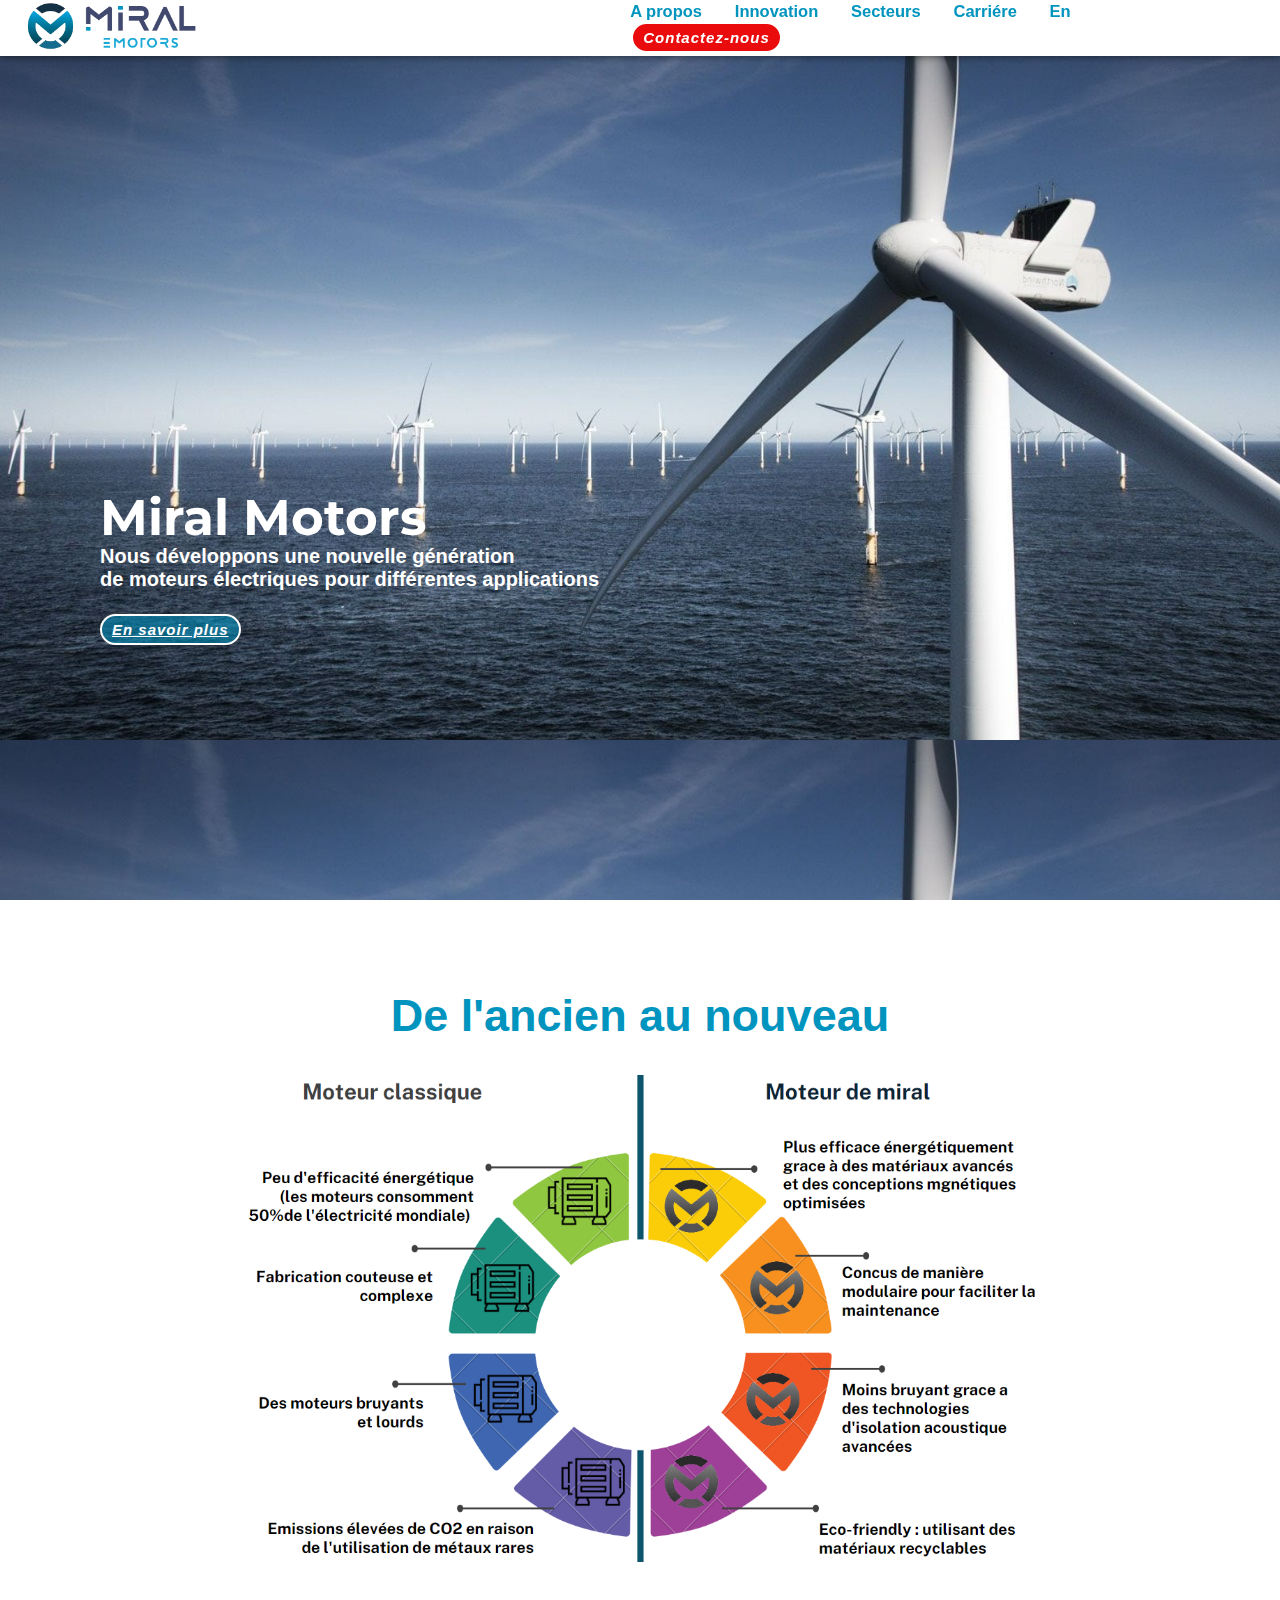
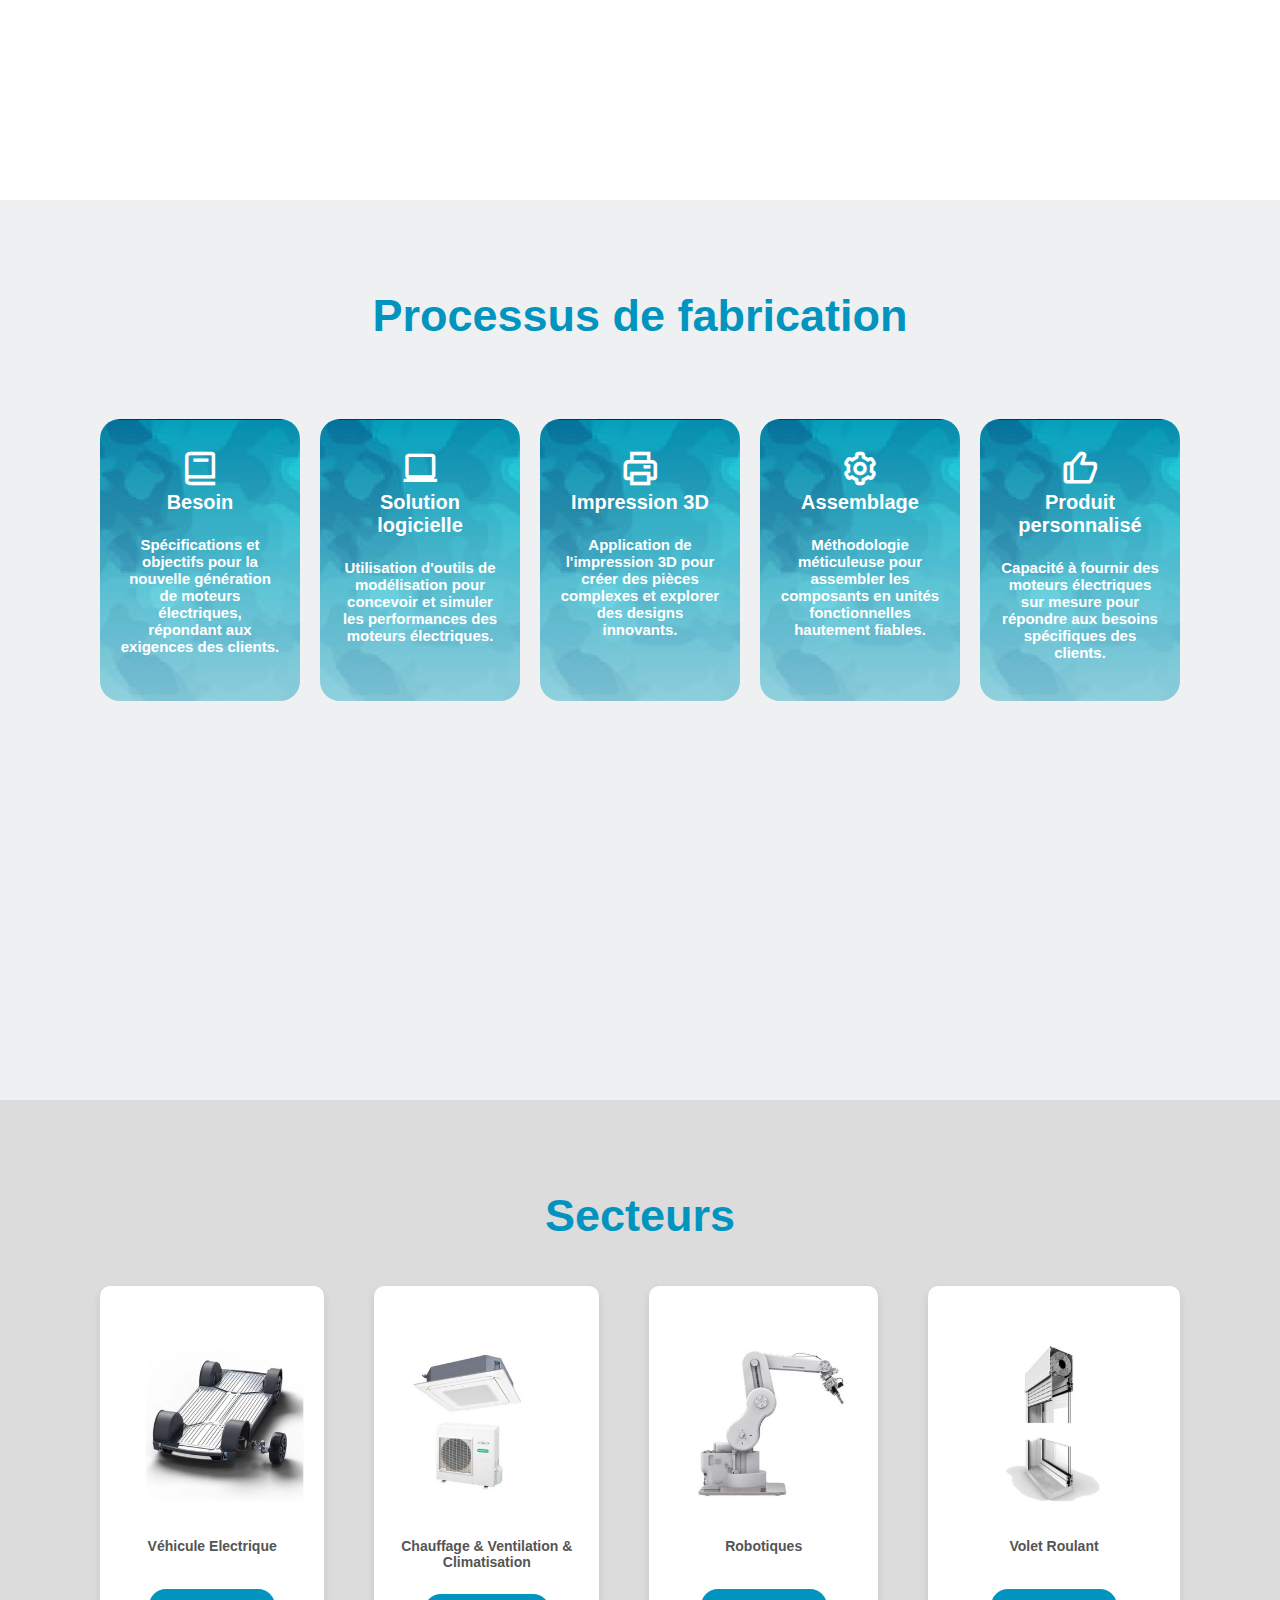
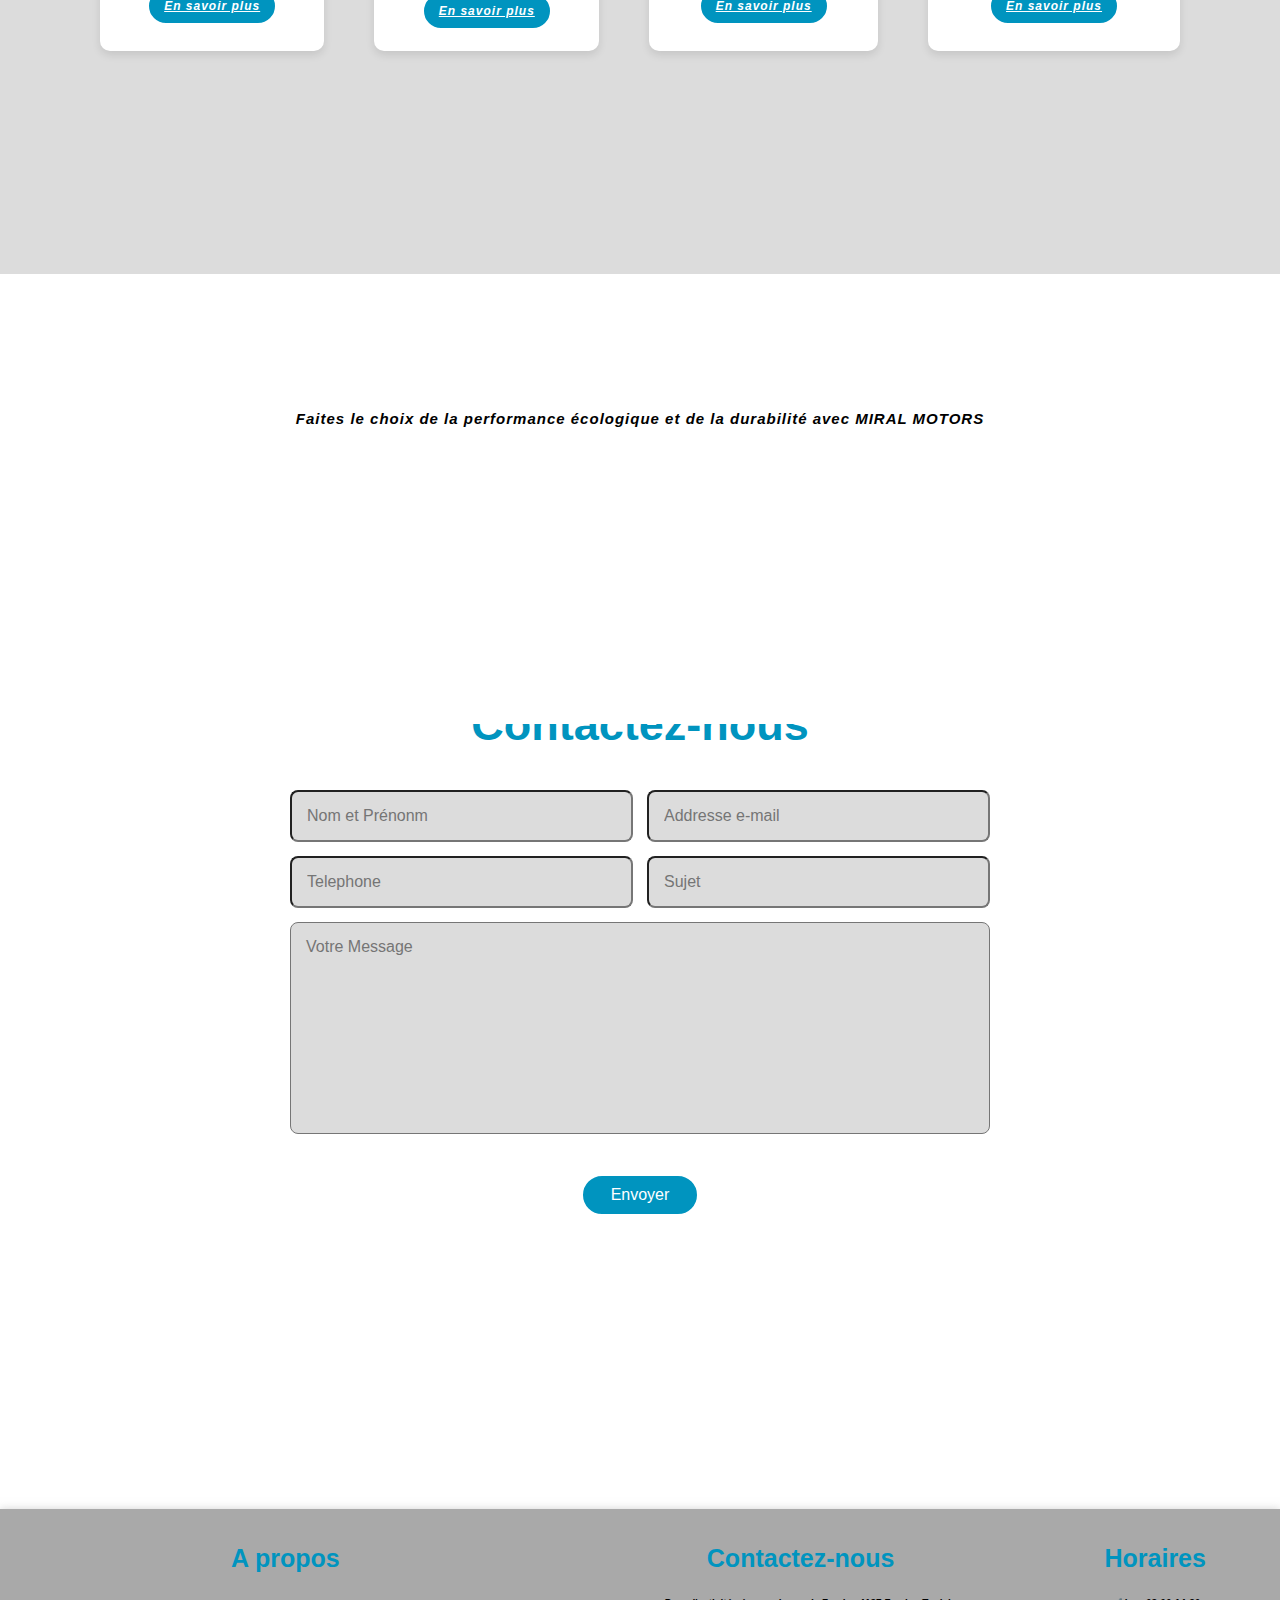
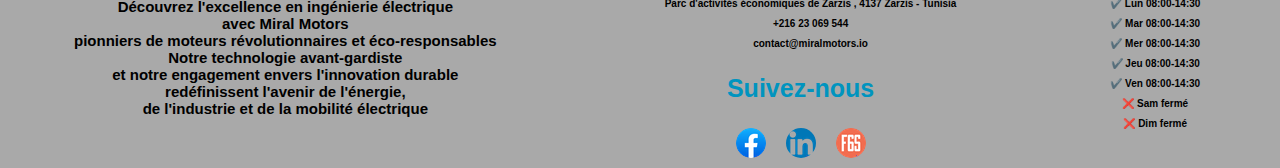
<file: fr.html>
<!DOCTYPE html>
<html lang="en">

<head>
  <meta charset="UTF-8" />
  <meta http-equiv="X-UA-Compatible" content="IE=edge" />
  <meta name="viewport" content="width=device-width , initial-scale=1.0" />
  <title>MIRAL MOTOR</title>
  <link href="https://unpkg.com/boxicons@2.1.4/css/boxicons.min.css" rel="stylesheet" />
  <link rel="stylesheet" href="couleur.css" />
  <link href="https://fonts.googleapis.com/css?family=Open+Sans" rel="stylesheet">
  <link href="https://cdn.jsdelivr.net/npm/bootstrap@5.3.1/dist/css/bootstrap.min.css" rel="stylesheet"
    integrity="sha384-4bw+/aepP/YC94hEpVNVgiZdgIC5+VKNBQNGCHeKRQN+PtmoHDEXuppvnDJzQIu9" crossorigin="anonymous">
  <link rel="shortcut icon" href="simplifié.png">
  <link rel="stylesheet" href="https://cdnjs.cloudflare.com/ajax/libs/font-awesome/6.1.1/css/all.min.css"
    integrity="sha512-KfkfwYDsLkIlwQp6LFnl8zNdLGxu9YAA1QvwINks4PhcElQSvqcyVLLD9aMhXd13uQjoXtEKNosOWaZqXgel0g=="
    crossorigin="anonymous" referrerpolicy="no-referrer" />
    <style>
      .btn:hover {
        box-shadow: 0 0 1rem rgb(255, 255, 255);
      }
    </style>


</head>

<body>
  <header class="header">
    <a href="fr.html" class="logo" title="#"> <img src="horizontale.png"  width="30%" alt=""> </a>

    <nav class="navbar">
      <b> <a href="apropos.html">A propos</a>
        <a href="innovation.html">Innovation</a>
        <a href="secteurs.html">Secteurs</a>
        <a href="carriere.html">Carriére</a>

        <a href="en.html">En</a>
        <a href="contact.html" class="btn" style=" display: inline-block;
         text-decoration: none;
                                                            padding: 0.5rem 1rem;
                                                            background: rgb(234, 12, 12);
                                                            border-radius: 3rem;
                                                            border: 3px solid white;
                                                            cursor: pointer;
                                                           font-size: 1.5rem;
                                                           
                                                            letter-spacing: 0.1rem;
                                                            font-weight: 300;
                                                            transition: 0.5s ease;
                                                            margin-top: 20;
                                                            font-style: oblique;
                                                            font-weight: bold; color: rgb(255, 255, 255);">
          <b>Contactez-nous</b></a>
      </b>
    </nav>
  </header>
  <section class="home" id="home">

    <div class="home-content" style="padding-top: 400px;" >
      <h1> Miral Motors</h1>

      <p>
        <b>
          Nous développons
          une nouvelle génération <br />
          de moteurs électriques
          pour différentes applications<br />
          <br>
          <a href="apropos.html" class="btn" style=" display: inline-block;
        padding: 0.5rem 1rem;
       background: rgba(0, 146, 191, 0.567);
        border-radius: 3rem;
        border: 2px solid  rgb(255, 255, 255);
        cursor: pointer;
   font-size: 1.5rem; 
        letter-spacing: 0.1rem;
        font-weight: 300;
        transition: 0.5s ease;
        margin-top: 20;
        font-style: oblique;
        font-weight: bold; color: rgb(255, 255, 255);"> <b>En savoir plus</b></a>
  </section>
  <section class="container">
    <h2 class="heading">
      De l'ancien au nouveau
    </h2><br>
    <br>
    <br>
    <center><img src="s.png" width="800" title="#"></center>
  </section>
  <!-- <div class="comparison-cards">

      <div class="comparison-card">
        <div class="criteria">Moteur Classique</div>
            <p class="motor-advantage">Peu d'efficacité énergétique <br> (les moteurs consomment 50 % de l'électricité mondiale)</p>
        <p class="motor-advantage">Fabrication coûteuse et complexe</p>
    
        <p class="motor-advantage">Des moteurs bruyants et lourds
        <p class="motor-advantage">Émissions élevées de CO2 en raison de l'utilisation de métaux rares</p>

        </p>
      </div>
            <div class="comparison-card">
        <div class="criteria">Moteur De Miral</div>
         <p class="motor-benefit">Plus efficace énergétiquement grâce à des 
          matériaux avancés et des conceptions magnétiques optimisées</p>
        <p class="motor-benefit">Conçus de manière modulaire
           pour faciliter la maintenance</p>
                <p class="motor-benefit">Moins bruyant grâce à des
                   technologies d'isolation acoustique avancées</p>
        <p class="motor-benefit">Éco-friendly : 
          utilisant des matériaux recyclables</p>
       
      </div>

      
    </div>
    </section> -->
  <section class="services" id="services" style="background-color:rgba(112, 128, 144, 0.122) ;">


    <h2 class="heading" style="background-color:transparent;">Processus de fabrication
    </h2>
    <br><br><br> <br> <br><br><br>
    <div class="services-container">


      <div class="services-box">

        <h1> <i class='bx bx-book'></i></h1>
        <h3>Besoin

        </h3>
        <br><br>
        <p>
          Spécifications et objectifs pour
          la nouvelle génération de moteurs électriques,
          répondant aux exigences des clients.
        </p>
      </div>
      <div class="services-box">

        <h1> <i class='bx bx-laptop'></i> </h1>
        <h3>
          Solution logicielle
        </h3>
        <br> <br>
        <p>
          Utilisation d'outils de modélisation
          pour concevoir et simuler les performances
          des moteurs électriques.
        </p></a>
      </div>
      <div class="services-box">
        <h1> <i class='bx bx-printer'></i></h1>
        <h3>
          Impression 3D
        </h3>
        <br> <br>
        <p>
          Application de l'impression 3D pour
          créer des pièces complexes et explorer
          des designs innovants.
        </p>
      </div>
      <div class="services-box">
        <h1> <i class='bx bx-cog'></i></h1>
        <h3>
          Assemblage
        </h3>
        <br> <br>
        <p>
          Méthodologie méticuleuse pour assembler
          les composants en unités fonctionnelles
          hautement fiables.
        </p>
      </div>
      <div class="services-box">

        <h1><i class='bx bx-like'></i></h1>
        <h3>Produit personnalisé

        </h3>
        <br> <br>
        <p>

          Capacité à fournir des moteurs électriques
          sur mesure pour répondre aux besoins
          spécifiques des clients.
        </p>
      </div>
    </div>
  </section>
  <section class="modes-applications" style="background-color:rgb(220,220,220)">
    <h2 class="heading"style="background-color:rgb(220,220,220)">Secteurs
    </h2> <br><br><br><br>
    <div class="applications-grid">
      <div class="application">
        <img src="EV AND E MOBILITY.png" alt="Application 1">
        <h3> <b>Véhicule Electrique</b></h3>
        <br><br>
        <center><a href="secteurs.html" class="btn" style=" display: inline-block;
                                                            padding: 1rem 1.5rem;
                                                            background: rgb(0, 148, 191);
                                                            border-radius: 3rem;
                                                            border: 3px solid white;
                                                            cursor: pointer;
                                                            font-size: 1.2rem;
                                                           
                                                            letter-spacing: 0.1rem;
                                                            font-weight: 300;
                                                            transition: 0.5s ease;
                                                            margin-top: 20;
                                                            font-style: oblique;
                                                            font-weight: bold; color: rgb(255, 255, 255);"> En savoir
            plus</a>
        </center>
      </div>
      <div class="application">
        <img src="HVAC.png" alt="Application 2">
        <h3> <b>Chauffage & Ventilation & Climatisation</b></h3>
        <br>
        <center><a href="secteurs.html" class="btn" style=" display: inline-block;
                                                                  padding: 1rem 1.5rem;
                                                                  background: rgb(0, 148, 191);
                                                                  border-radius: 3rem;
                                                                  border: 3px solid white;
                                                                  cursor: pointer;
                                                                  font-size: 1.2rem;
                                                                 
                                                                  letter-spacing: 0.1rem;
                                                                  font-weight: 300;
                                                                  transition: 0.5s ease;
                                                                  margin-top: 20;
                                                                  font-style: oblique;
                                                                  font-weight: bold; color: rgb(255, 255, 255);"> En
            savoir
            plus</a>
        </center>
      </div>
      <div class="application">
        <img src="ROBOTICS.png" alt="Application 3">
        <h3> <b>Robotiques</b></h3>
        <br><br>
        <center><a href="secteurs.html" class="btn" style=" display: inline-block;
                                                        padding: 1rem 1.5rem;
                                                        background: rgb(0, 148, 191);
                                                        border-radius: 3rem;
                                                        border: 3px solid white;
                                                        cursor: pointer;
                                                        font-size: 1.2rem;
                                                       
                                                        letter-spacing: 0.1rem;
                                                        font-weight: 300;
                                                        transition: 0.5s ease;
                                                        margin-top: 20;
                                                        font-style: oblique;
                                                        font-weight: bold; color: rgb(255, 255, 255);"> En savoir
            plus</a>
        </center>
      </div>
      <div class="application">
        <img src="ROLLER SHUTTER.png" alt="Application 4">
        <h3> <b>Volet Roulant </b></h3>
        <br><br>
        <center><a href="secteurs.html" class="btn" style=" display: inline-block;
                                                            padding: 1rem 1.5rem;
                                                            background: rgb(0, 148, 191);
                                                            border-radius: 3rem;
                                                            border: 3px solid white;
                                                            cursor: pointer;
                                                            font-size: 1.2rem;
                                                           
                                                            letter-spacing: 0.1rem;
                                                            font-weight: 300;
                                                            transition: 0.5s ease;
                                                            margin-top: 20;
                                                            font-style: oblique;
                                                            font-weight: bold; color: rgb(255, 255, 255);"> En savoir
            plus</a>
        </center>
      </div>
    </div>
    <br><br><br><br><br><br><br><br><br><br>
  </section>

  <!--fin de la section application-->
  <!-- section contact -->

  <!-- Vos champs de formulaire ici -->
  <!--rejoignez notre equipe-->
  <br><br><br><br><br><br><br><br><br>
  <div class="changing-background  heading" width: 100%; style="text-align: center; color: white;  ; transform: translate(-50%, -50%);
                       font-size: 18px;  padding: 10%;
                       left: 50%;        color: white;
                      
                      position: absolute; " height: 100vh;>
    <center><a href="contact.html" class="btn"
        style=" display: inline-block;
                              text-decoration: none;
                                                                                  padding: 0.5rem 1rem;
                                                                                  background: rgb(255, 255, 255);
                                                                                  border-radius: 3rem;
                                                                                  border: 3px solid white;
                                                                                  cursor: pointer;
                                                                                 font-size: 1.5rem;
                                                                                 
                                                                                  letter-spacing: 0.1rem;
                                                                                  font-weight: 300;
                                                                                  transition: 0.5s ease;
                                                                                  margin-top: 20;
                                                                                  font-style: oblique;
                                                                                  font-weight: bold; color: rgb(0, 0, 0);">
        <b>Faites le choix de la performance écologique et de la durabilité avec MIRAL MOTORS </b></a></center>
  </div>
            <br><br><br><br><br><br><br><br><br><br>
  <section class="contact" id="contact">
    <h2 class="heading">
      Contactez-nous

    </h2><br><br>
    <form action="https://formspree.io/f/mzblegkp" method="POST">
      <div class="input-box">
        <input type="text" placeholder="Nom et Prénonm" name="Nom et Prénonm" required>
        <input type="email" placeholder="Addresse e-mail" name="Addresse e-mail" required>
      </div>
      <div class="input-box">
        <input type="tel" placeholder="Telephone" name="Telephone" required>
        <input type="text" placeholder="Sujet" name="Sujet" required>
      </div>
      <textarea name="" id="" cols="30" rows="10" placeholder="Votre Message " name="Son Message" required></textarea>
      <input type="Submit" value="Envoyer" class="btn">
    </form>
  </section>
  <footer>
    <div class="footer_main">
      <div class="tag">
        <h1>A propos</h1>

        <p style="  text-align: center;
  justify-content: center;
  color: black;
  font-size: 1.5rem; ">
          Découvrez l'excellence en ingénierie électrique <br> avec Miral Motors <br>
          pionniers de moteurs révolutionnaires et
          éco-responsables <br> Notre technologie avant-gardiste <br>et notre engagement envers l'innovation durable
          <br>redéfinissent
          l'avenir de l'énergie, <br> de l'industrie et de la mobilité électrique
        </p>

      </div>

      <div class="tag">
        <h1>Contactez-nous</h1>

        <a href="https://goo.gl/maps/jPR5Lnm4Rp75n7xg6"> <i class="fa-solid fa-house"></i><b> Parc d'activités
            économiques de Zarzis , 4137 Zarzis - Tunisia</b></a>
        <a href="https://api.whatsapp.com"><i class="fa-solid fa-phone"></i> <b>+216 23 069 544 </b></a>
        <a href="https://mail.google.com/mail/?tab=rm&ogbl"><i class="fa-solid fa-envelope"></i>
          <b>contact@miralmotors.io </b></a>
        <h1>Suivez-nous</h1>

        <div class="social_link">
          <a href="https://www.facebook.com/Miralmotors/">
            <img src="facebook.png" alt="facebook" title="facebook">
          </a>
          <a href="https://tn.linkedin.com/company/miral-motors">
            <img src="likedin.png" alt="linkedin" title="linkedin">
          </a>
          <a href="https://www.f6s.com/company/miral-motors">
            <img src="f6s.png" alt="F6S" title="f6s">
          </a>

        </div>
      </div>

      <div class="tag">
        <h1>Horaires</h1>

        <a href="#" class="center"><b>✔️ Lun 08:00-14:30</b></a>
        <a href="#" class="center"><b>✔️ Mar 08:00-14:30</b></a>
        <a href="#" class="center"><b>✔️ Mer 08:00-14:30</b></a>
        <a href="#" class="center"><b>✔️ Jeu 08:00-14:30</b></a>
        <a href="#" class="center"><b>✔️ Ven 08:00-14:30</b></a>
        <a href="#" class="center"><b>❌ Sam fermé</b></a>
        <a href="#" class="center"><b>❌ Dim fermé</b></a>
      </div>

  </footer>
  <script src="movment.js"> </script>
  <script src="https://cdn.jsdelivr.net/npm/@popperjs/core@2.11.8/dist/umd/popper.min.js"
    integrity="sha384-I7E8VVD/ismYTF4hNIPjVp/Zjvgyol6VFvRkX/vR+Vc4jQkC+hVqc2pM8ODewa9r"
    crossorigin="anonymous"></script>
  <script src="https://cdn.jsdelivr.net/npm/bootstrap@5.3.1/dist/js/bootstrap.min.js"
    integrity="sha384-Rx+T1VzGupg4BHQYs2gCW9It+akI2MM/mndMCy36UVfodzcJcF0GGLxZIzObiEfa"
    crossorigin="anonymous"></script>



</body>

</html>
</file>
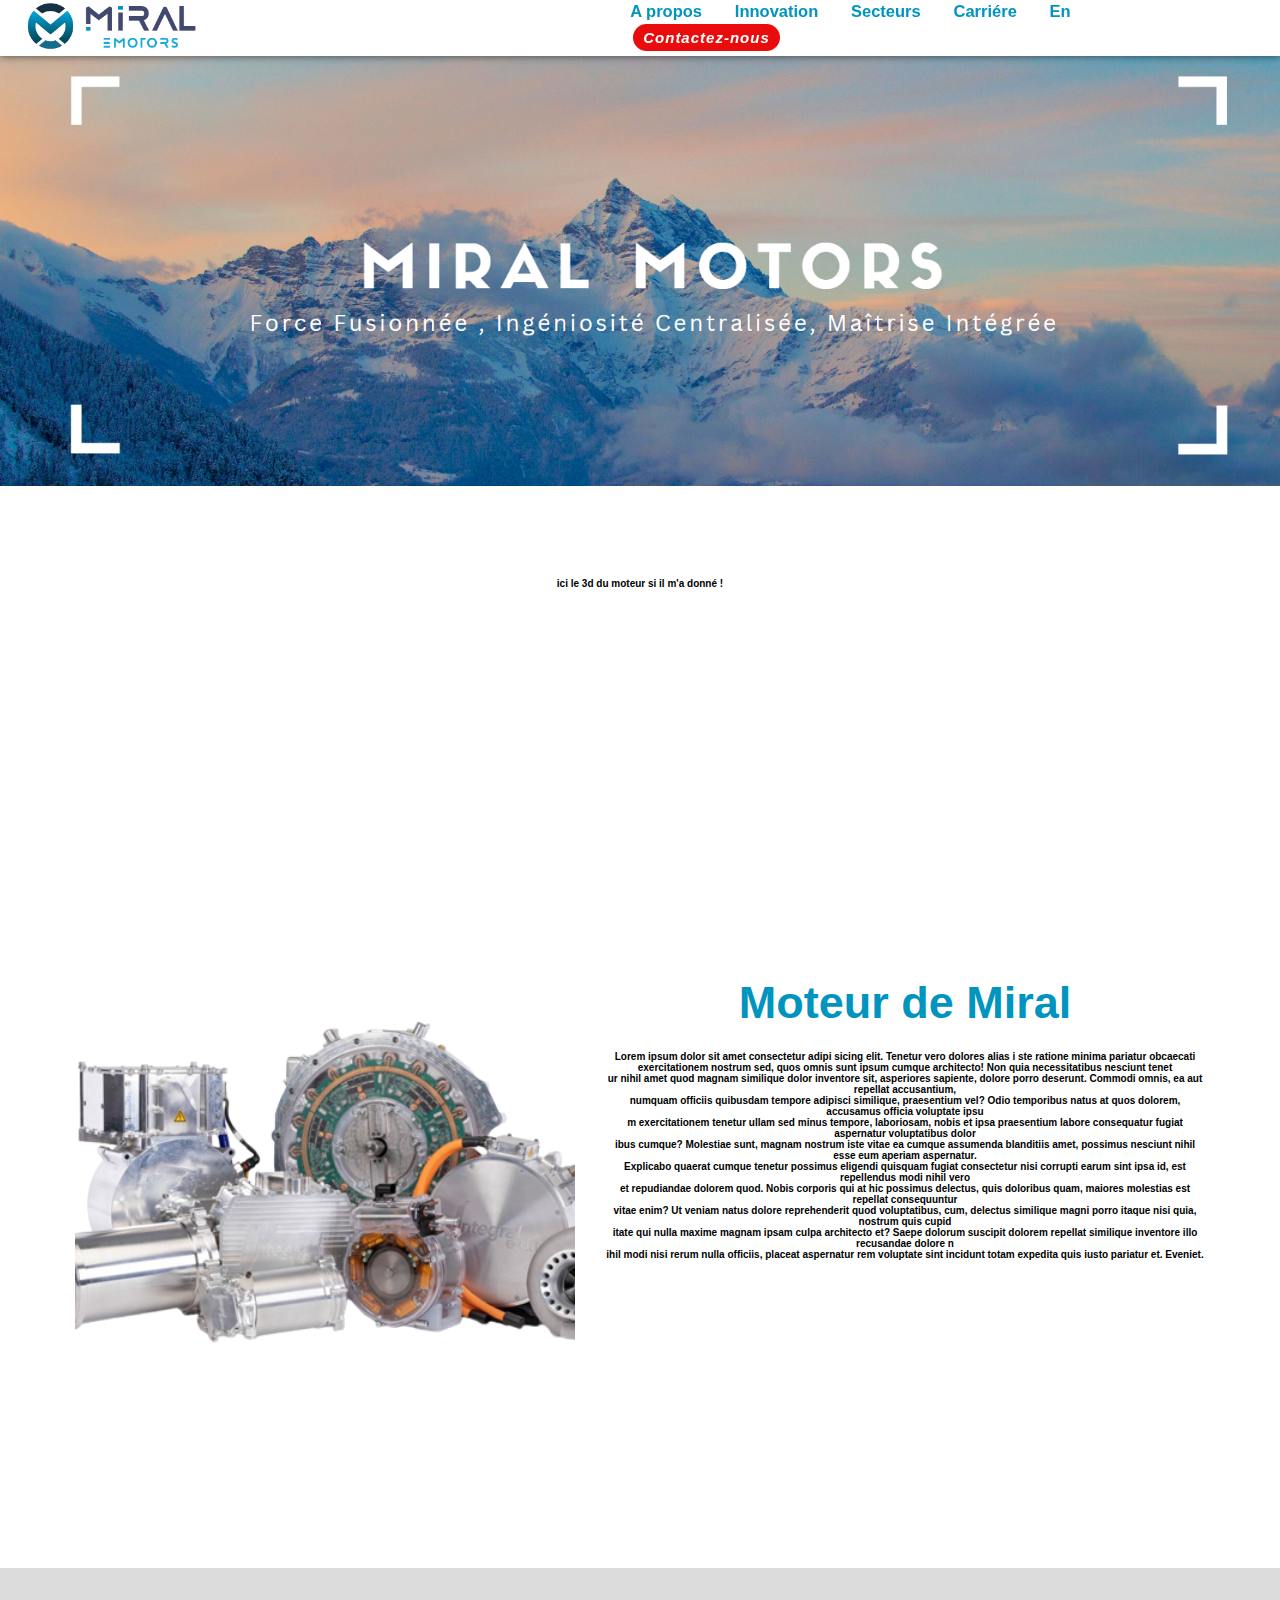
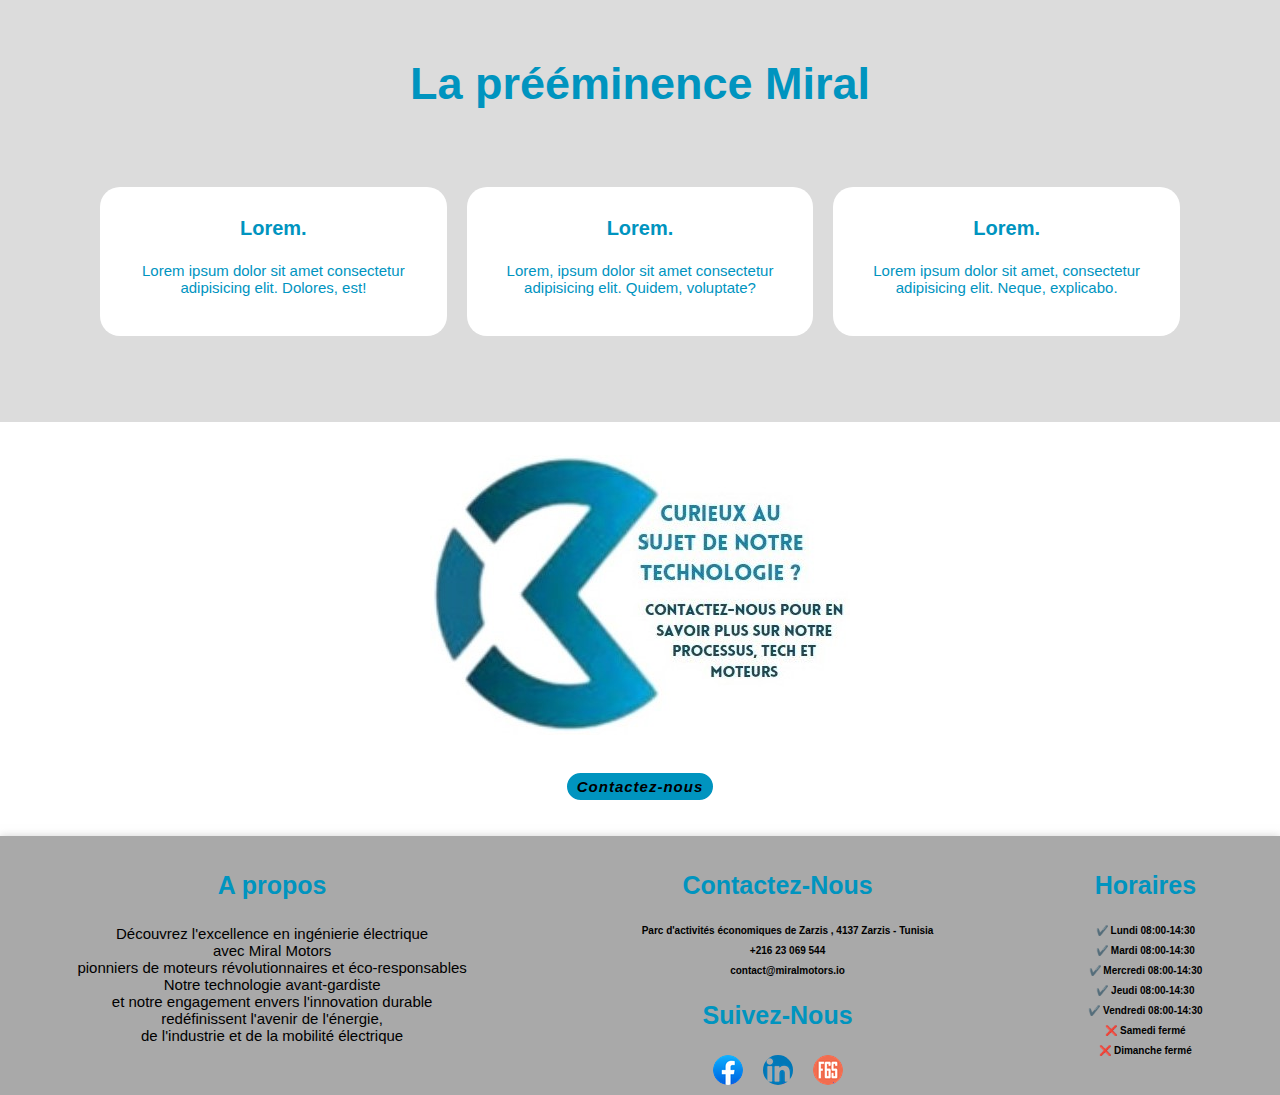
<file: innovation.html>
<!DOCTYPE html>
<html lang="en">

<head>
    <meta charset="UTF-8" />
    <meta http-equiv="X-UA-Compatible" content="IE=edge" />
    <meta name="viewport" content="width=device-width , initial-scale=1.0" />
    <title>MIRAL MOTOR</title>
    <link href="https://unpkg.com/boxicons@2.1.4/css/boxicons.min.css" rel="stylesheet" />
    <link rel="stylesheet" href="couleur.css" />
    <link href="https://fonts.googleapis.com/css?family=Open+Sans" rel="stylesheet">
    <link href="https://cdn.jsdelivr.net/npm/bootstrap@5.3.1/dist/css/bootstrap.min.css" rel="stylesheet"
        integrity="sha384-4bw+/aepP/YC94hEpVNVgiZdgIC5+VKNBQNGCHeKRQN+PtmoHDEXuppvnDJzQIu9" crossorigin="anonymous">
    <link rel="shortcut icon" href="simplifié.png">
    <link rel="stylesheet" href="https://cdnjs.cloudflare.com/ajax/libs/font-awesome/6.1.1/css/all.min.css"
        integrity="sha512-KfkfwYDsLkIlwQp6LFnl8zNdLGxu9YAA1QvwINks4PhcElQSvqcyVLLD9aMhXd13uQjoXtEKNosOWaZqXgel0g=="
        crossorigin="anonymous" referrerpolicy="no-referrer" />


</head>

<body>
    <header class="header">
        <a href="index.html" class="logo" title="#"> <img src="horizontale.png"  width="30%" alt=""> </a>

        <nav class="navbar">
            <b> <a href="apropos.html">A propos</a>
                <a href="innovation.html">Innovation</a>
                <a href="secteurs.html">Secteurs</a>
                <a href="carriere.html">Carriére</a>

                <a href="innovation_en.html">En</a>
                <a href="contact.html" class="btn" style=" display: inline-block;
                                                                    padding: 0.5rem 1rem;
                                                                    background: rgb(234, 12, 12);
                                                                    border-radius: 3rem;
                                                                    border: 3px solid white;
                                                                    cursor: pointer;
                                                                 font-size: 1.5rem;
                                                                   
                                                                    letter-spacing: 0.1rem;
                                                                    font-weight: 300;
                                                                    transition: 0.5s ease;
                                                                    margin-top: 20;
                                                                    font-style: oblique;
                                                                    font-weight: bold; color: rgb(255, 255, 255);">
                    <b>Contactez-nous</b></a>
            </b>
        </nav>
    </header>
<img src="in1.png" alt="" width="101%" style="padding-top: 3%;" >
 <section style=" min-height: 20vh;">
 <center><b>ici le 3d du moteur si il m'a donné !</b></center>
 </section>
    <section class="about">
    
        <div class="about-image" id="photo-effect">
            <br>
            <br>
            <br>
            <img src="haha.png" alt="À Propos">
        </div>
        <div class="about-content">
            <center>
                <h2 class="heading">
                 Moteur de Miral 
                </h2>
                <br><br>
                <b>
                    <p>Lorem ipsum dolor sit amet consectetur adipi
                        sicing elit. Tenetur vero dolores alias i
                        ste ratione minima pariatur obcaecati exercitationem nostrum sed, quos omnis sunt ipsum cumque architecto! Non quia necessitatibus nesciunt tenet <br>
                        ur nihil amet quod magnam similique dolor inventore sit, asperiores  sapiente, dolore porro deserunt. Commodi omnis, ea aut repellat accusantium,<br>
                         numquam officiis quibusdam tempore adipisci similique, praesentium vel?  Odio temporibus natus at quos dolorem, accusamus officia voluptate ipsu <br>
                         m exercitationem tenetur ullam sed minus tempore, laboriosam, nobis et ipsa praesentium labore consequatur fugiat aspernatur voluptatibus dolor <br>
                         ibus cumque? Molestiae sunt, magnam nostrum iste vitae ea cumque assumenda blanditiis amet, possimus nesciunt nihil esse eum aperiam aspernatur. <br>
                          Explicabo quaerat cumque tenetur possimus eligendi quisquam fugiat consectetur nisi corrupti earum sint ipsa id, est repellendus modi nihil vero <br>
                           et repudiandae dolorem quod. Nobis corporis qui at hic possimus delectus, quis doloribus quam, maiores molestias est repellat consequuntur <br>
                           vitae enim? Ut veniam natus dolore reprehenderit quod voluptatibus, cum, delectus similique magni porro itaque nisi quia, nostrum quis cupid <br>
                           itate qui nulla maxime magnam ipsam culpa architecto et? Saepe dolorum suscipit dolorem repellat similique inventore illo recusandae dolore n <br>
                           ihil modi nisi rerum nulla officiis, placeat aspernatur rem voluptate sint incidunt totam expedita quis iusto pariatur et. Eveniet. <br>
                </b></p>

            </center>
        </div>
    </section>
<section class="services" id="services" style="background-color:rgb(220,220,220);  min-height: 30vh;">


    <h2 class="heading" style="background-color:transparent; ">La prééminence Miral
    </h2>
    <br><br><br> <br> <br><br><br>
    <div class="services-container">


        <div class="services-box" style="background: rgb(255, 255, 255);">

          
            <h3 style="color:rgb(0, 148, 191);" >Lorem.

            </h3>
            <br><br>
            <p style="color:rgb(0, 148, 191);" >
                Lorem ipsum dolor sit amet consectetur adipisicing elit. Dolores, est!
            </p>
        </div>
        <div class="services-box" style="background: rgb(255, 255, 255);">

            <h3 style="color: rgb(0, 148, 191);" >
              Lorem.
            </h3>
            <br> <br>
            <p style="color:rgb(0, 148, 191);" >
                Lorem, ipsum dolor sit amet consectetur adipisicing elit. Quidem, voluptate?
            </p></a>
        </div>
        <div class="services-box" style="background: rgb(255, 255, 255);">
          
            <h3 style="color: rgb(0, 148, 191);" >
              Lorem.
            </h3>
            <br> <br>
            <p style="color:rgb(0, 148, 191);" >
               Lorem ipsum dolor sit amet, consectetur adipisicing elit. Neque, explicabo.
            </p>
        </div>
      
      
    </div>
    <br><br><br><br><br><br>
</section>
<br><br><br>
<center>
<img src="ahh.jpg" alt=""></center>
<center> <br><br><br><a href="contact.html" class="btn"
        style=" display: inline-block;
                            text-decoration: none;
                                                                                padding: 0.5rem 1rem;
                                                                                background:rgb(0, 148, 191);
                                                                                border-radius: 3rem;
                                                                                border: 3px solid white;
                                                                                cursor: pointer;
                                                                               font-size: 1.5rem;
                                                                               
                                                                                letter-spacing: 0.1rem;
                                                                                font-weight: 300;
                                                                                transition: 0.5s ease;
                                                                                margin-top: 20;
                                                                                font-style: oblique;
                                                                                font-weight: bold; color: rgb(0, 0, 0);">
        <b>Contactez-nous</b></a></center> <br><br><br>
        <footer>
            <div class="footer_main">
                <div class="tag">
                    <h1>A propos</h1>
        
                    <p  style="  text-align: center;
  justify-content: center;
  color: black;
  font-size: 1.5rem; ">
                            Découvrez l'excellence en ingénierie électrique <br> avec Miral Motors <br>
                            pionniers de moteurs révolutionnaires et
                            éco-responsables <br> Notre technologie avant-gardiste <br>et notre engagement envers l'innovation
                            durable
                            <br>redéfinissent
                            l'avenir de l'énergie, <br> de l'industrie et de la mobilité électrique
                       </p>
        
                </div>
        
                <div class="tag">
                    <h1>Contactez-Nous</h1>
        
                    <a href="https://goo.gl/maps/jPR5Lnm4Rp75n7xg6"> <i class="fa-solid fa-house"></i><b> Parc d'activités
                            économiques de Zarzis , 4137 Zarzis - Tunisia</b></a>
                    <a href="https://wa.me/1XXXXXXXXXX"><i class="fa-solid fa-phone"></i> <b>+216 23 069 544 </b></a>
                    <a href="https://mail.google.com/mail/?tab=rm&ogbl"><i class="fa-solid fa-envelope"></i>
                        <b>contact@miralmotors.io </b></a>
                    <h1>Suivez-Nous</h1>
        
                    <div class="social_link">
                        <a href="https://www.facebook.com/Miralmotors/">
                            <img src="facebook.png" alt="facebook" title="facebook">
                        </a>
                        <a href="https://tn.linkedin.com/company/miral-motors">
                            <img src="likedin.png" alt="linkedin" title="linkedin">
                        </a>
                        <a href="https://www.f6s.com/company/miral-motors">
                            <img src="f6s.png" alt="F6S" title="f6s">
                        </a>
        
                    </div>
                </div>
        
                <div class="tag">
                    <h1>Horaires</h1>
        
                    <a href="#" class="center"><b>✔️ Lundi 08:00-14:30</b></a>
                    <a href="#" class="center"><b>✔️ Mardi 08:00-14:30</b></a>
                    <a href="#" class="center"><b>✔️ Mercredi 08:00-14:30</b></a>
                    <a href="#" class="center"><b>✔️ Jeudi 08:00-14:30</b></a>
                    <a href="#" class="center"><b>✔️ Vendredi 08:00-14:30</b></a>
                    <a href="#" class="center"><b>❌ Samedi fermé</b></a>
                    <a href="#" class="center"><b>❌ Dimanche fermé</b></a>
        
        
        
                </div>
        
        
        </footer>
        <script src="movment.js"> </script>
        <script src="https://cdn.jsdelivr.net/npm/@popperjs/core@2.11.8/dist/umd/popper.min.js"
            integrity="sha384-I7E8VVD/ismYTF4hNIPjVp/Zjvgyol6VFvRkX/vR+Vc4jQkC+hVqc2pM8ODewa9r"
            crossorigin="anonymous"></script>
        <script src="https://cdn.jsdelivr.net/npm/bootstrap@5.3.1/dist/js/bootstrap.min.js"
            integrity="sha384-Rx+T1VzGupg4BHQYs2gCW9It+akI2MM/mndMCy36UVfodzcJcF0GGLxZIzObiEfa"
            crossorigin="anonymous"></script>
        
        
        
        </body>
        
        </html>
</file>
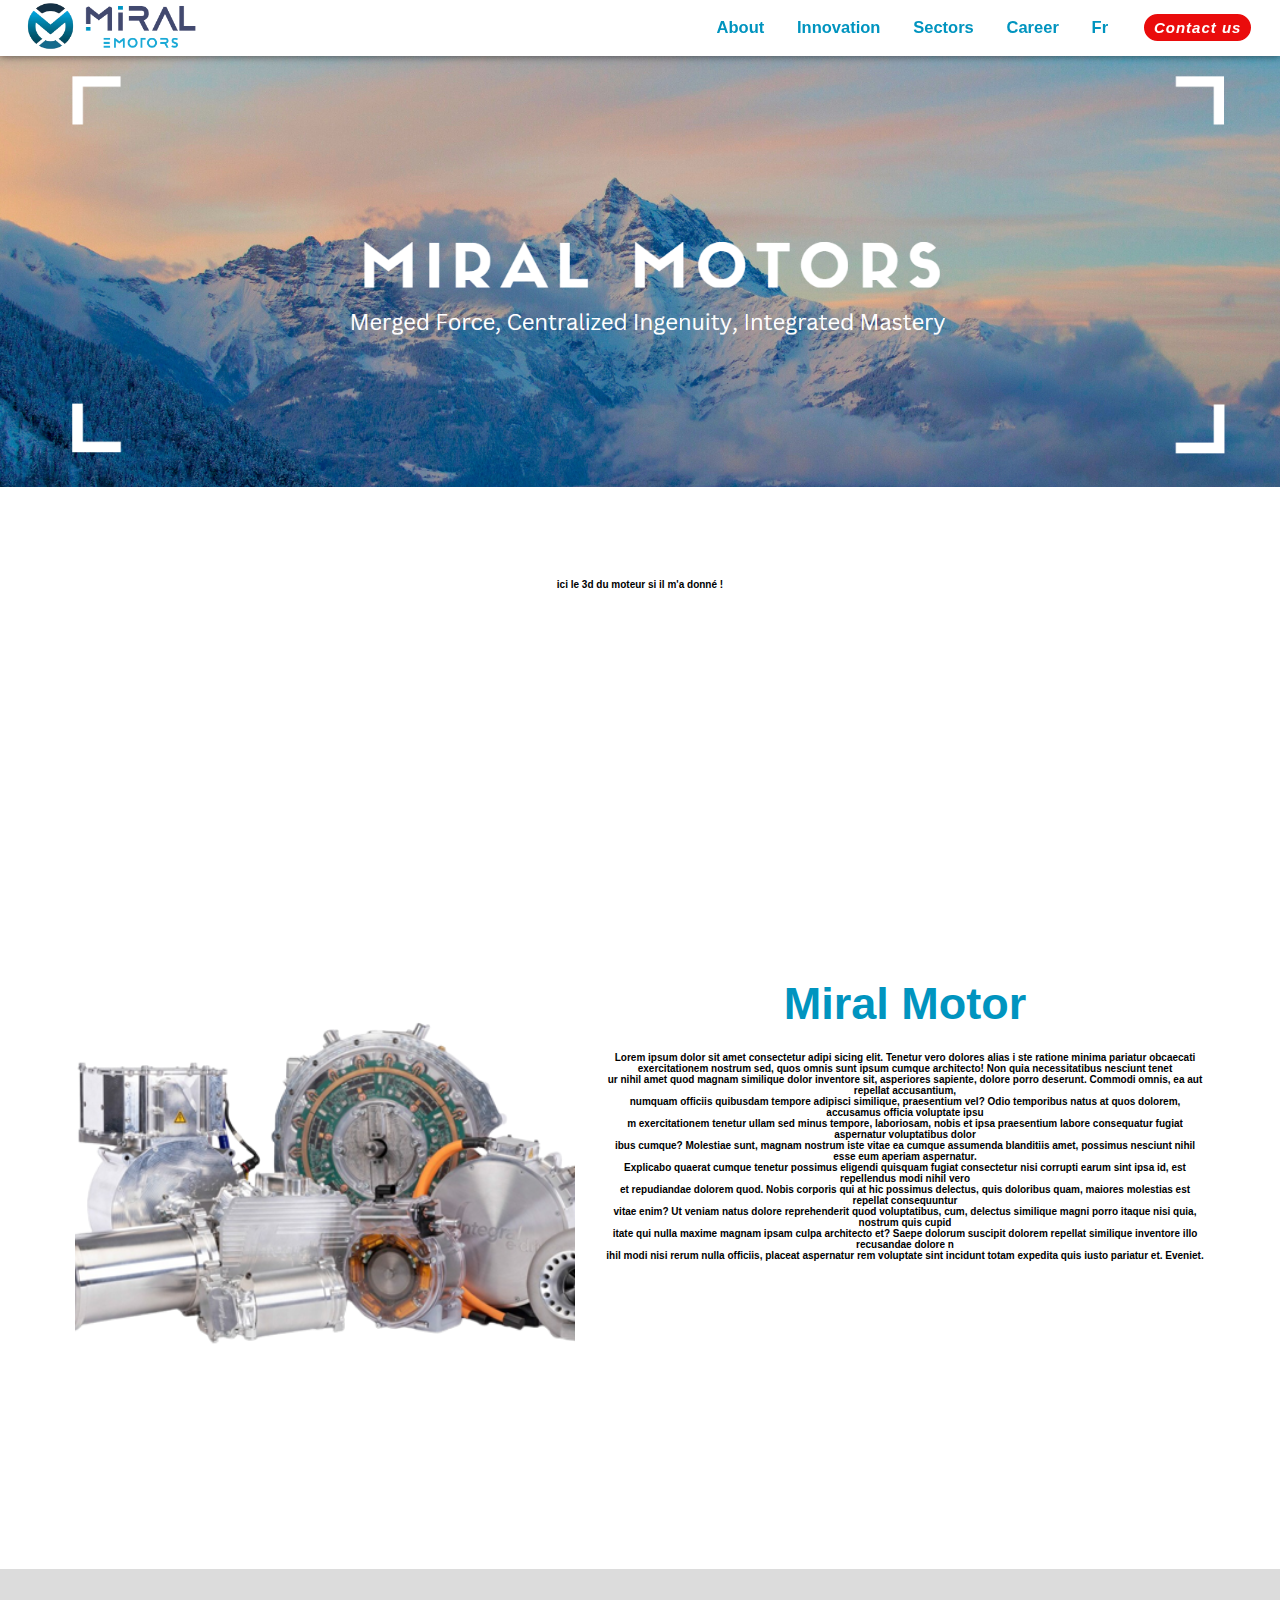
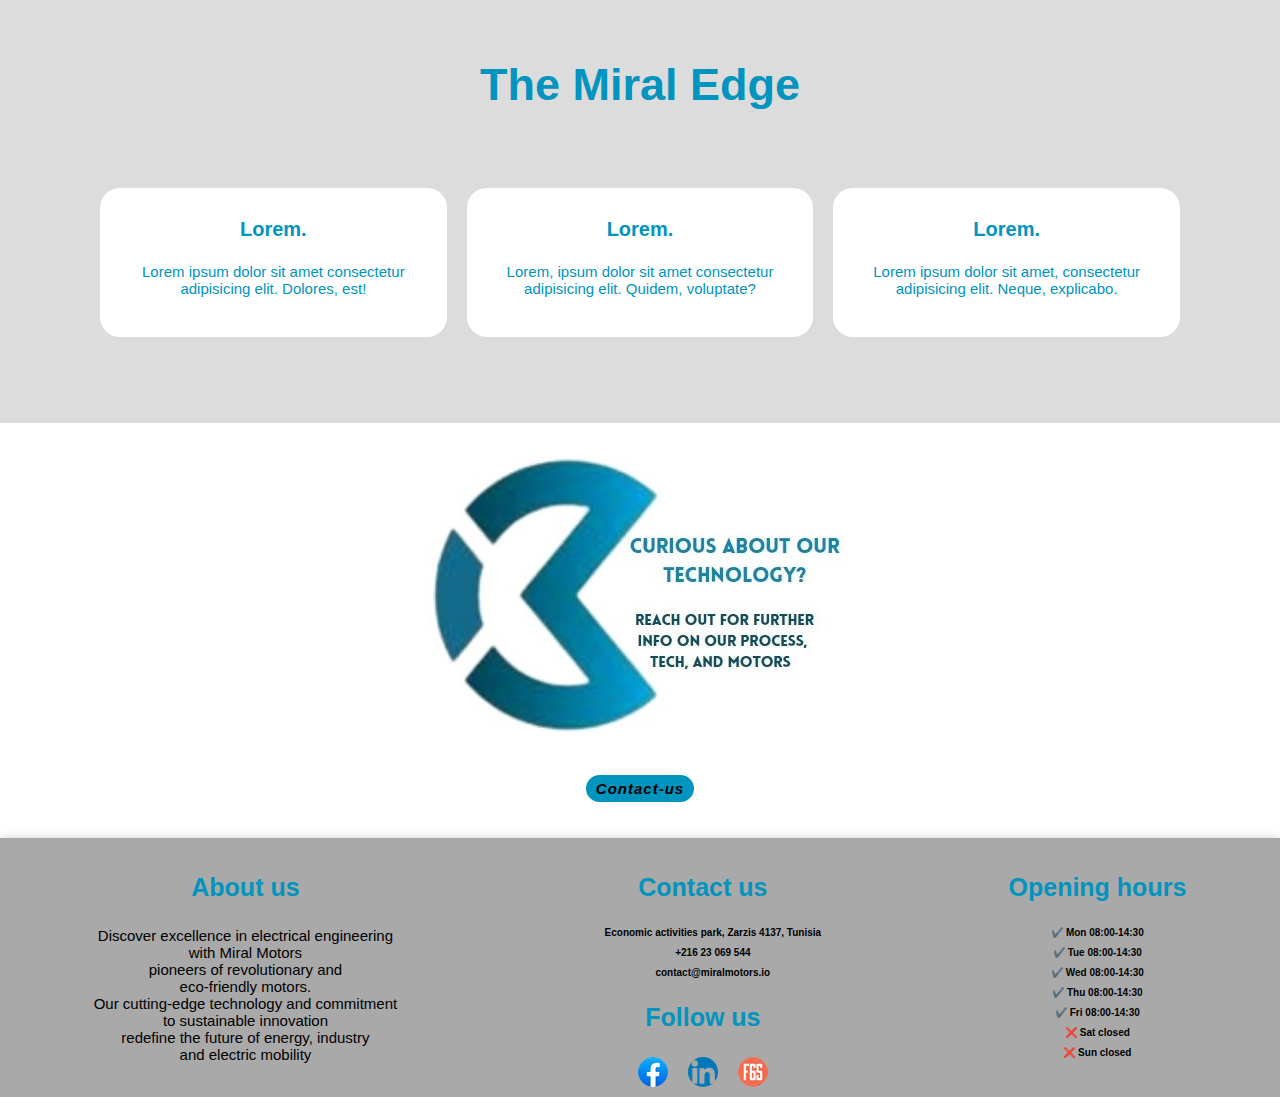
<file: innovation_en.html>
<!DOCTYPE html>
<html lang="en">

<head>
    <meta charset="UTF-8" />
    <meta http-equiv="X-UA-Compatible" content="IE=edge" />
    <meta name="viewport" content="width=device-width , initial-scale=1.0" />
    <title>MIRAL MOTOR</title>
    <link href="https://unpkg.com/boxicons@2.1.4/css/boxicons.min.css" rel="stylesheet" />
    <link rel="stylesheet" href="couleur.css" />
    <link href="https://fonts.googleapis.com/css?family=Open+Sans" rel="stylesheet">
    <link href="https://cdn.jsdelivr.net/npm/bootstrap@5.3.1/dist/css/bootstrap.min.css" rel="stylesheet"
        integrity="sha384-4bw+/aepP/YC94hEpVNVgiZdgIC5+VKNBQNGCHeKRQN+PtmoHDEXuppvnDJzQIu9" crossorigin="anonymous">
    <link rel="shortcut icon" href="simplifié.png">
    <link rel="stylesheet" href="https://cdnjs.cloudflare.com/ajax/libs/font-awesome/6.1.1/css/all.min.css"
        integrity="sha512-KfkfwYDsLkIlwQp6LFnl8zNdLGxu9YAA1QvwINks4PhcElQSvqcyVLLD9aMhXd13uQjoXtEKNosOWaZqXgel0g=="
        crossorigin="anonymous" referrerpolicy="no-referrer" />


</head>

<body>
    <header class="header">
        <a href="en.html" class="logo" title="#"> <img src="horizontale.png"  width="30%" alt=""> </a>

        <nav class="navbar">
            <b> <a href="apropos_en.html">About</a>
                <a href="innovation_en.html">Innovation</a>
                <a href="secteurs_en.html">Sectors</a>
                <a href="carriere_en.html">Career</a>

                <a href="innovation.html">Fr</a>
                <a href="contact_en.html" class="btn" style=" display: inline-block;
                                                    padding: 0.5rem 1rem;
                                                    background: rgb(234, 12, 12);
                                                    border-radius: 3rem;
                                                    border: 3px solid white;
                                                    cursor: pointer;
                                                 font-size: 1.5rem;
                                                   
                                                    letter-spacing: 0.1rem;
                                                    font-weight: 300;
                                                    transition: 0.5s ease;
                                                    margin-top: 20;
                                                    font-style: oblique;
                                                    font-weight: bold; color: rgb(255, 255, 255);"> <b>Contact us</b></a>
            </b>
        </nav>
    </header>
<img src="in2.png" alt="" width="101%" style="padding-top: 3%;">

<section style=" min-height: 20vh;">
    <center><b>ici le 3d du moteur si il m'a donné !</b></center>
</section>
<section class="about">

    <div class="about-image" id="photo-effect">
        <br>
        <br>
        <br>
        <img src="haha.png" alt="À Propos">
    </div>
    <div class="about-content">
        <center>
            <h2 class="heading">
                Miral Motor          </h2>
            <br><br>
            <b>
                <p>Lorem ipsum dolor sit amet consectetur adipi
                    sicing elit. Tenetur vero dolores alias i
                    ste ratione minima pariatur obcaecati exercitationem nostrum sed, quos omnis sunt ipsum cumque
                    architecto! Non quia necessitatibus nesciunt tenet <br>
                    ur nihil amet quod magnam similique dolor inventore sit, asperiores sapiente, dolore porro deserunt.
                    Commodi omnis, ea aut repellat accusantium,<br>
                    numquam officiis quibusdam tempore adipisci similique, praesentium vel? Odio temporibus natus at
                    quos dolorem, accusamus officia voluptate ipsu <br>
                    m exercitationem tenetur ullam sed minus tempore, laboriosam, nobis et ipsa praesentium labore
                    consequatur fugiat aspernatur voluptatibus dolor <br>
                    ibus cumque? Molestiae sunt, magnam nostrum iste vitae ea cumque assumenda blanditiis amet, possimus
                    nesciunt nihil esse eum aperiam aspernatur. <br>
                    Explicabo quaerat cumque tenetur possimus eligendi quisquam fugiat consectetur nisi corrupti earum
                    sint ipsa id, est repellendus modi nihil vero <br>
                    et repudiandae dolorem quod. Nobis corporis qui at hic possimus delectus, quis doloribus quam,
                    maiores molestias est repellat consequuntur <br>
                    vitae enim? Ut veniam natus dolore reprehenderit quod voluptatibus, cum, delectus similique magni
                    porro itaque nisi quia, nostrum quis cupid <br>
                    itate qui nulla maxime magnam ipsam culpa architecto et? Saepe dolorum suscipit dolorem repellat
                    similique inventore illo recusandae dolore n <br>
                    ihil modi nisi rerum nulla officiis, placeat aspernatur rem voluptate sint incidunt totam expedita
                    quis iusto pariatur et. Eveniet. <br>
            </b></p>

        </center>
    </div>
</section>
<section class="services" id="services" style="background-color:rgb(220,220,220);  min-height: 30vh;">


    <h2 class="heading" style="background-color:transparent; ">The Miral Edge </h2>
    <br><br><br> <br> <br><br><br>
    <div class="services-container">


        <div class="services-box" style="background: rgb(255, 255, 255);">


            <h3 style="color:rgb(0, 148, 191);">Lorem.

            </h3>
            <br><br>
            <p style="color:rgb(0, 148, 191);">
                Lorem ipsum dolor sit amet consectetur adipisicing elit. Dolores, est!
            </p>
        </div>
        <div class="services-box" style="background: rgb(255, 255, 255);">

            <h3 style="color: rgb(0, 148, 191);">
                Lorem.
            </h3>
            <br> <br>
            <p style="color:rgb(0, 148, 191);">
                Lorem, ipsum dolor sit amet consectetur adipisicing elit. Quidem, voluptate?
            </p></a>
        </div>
        <div class="services-box" style="background: rgb(255, 255, 255);">

            <h3 style="color: rgb(0, 148, 191);">
                Lorem.
            </h3>
            <br> <br>
            <p style="color:rgb(0, 148, 191);">
                Lorem ipsum dolor sit amet, consectetur adipisicing elit. Neque, explicabo.
            </p>
        </div>


    </div>
    <br><br><br><br><br><br>
</section>
<br><br><br>
<center>
    <img src="ah.jpg" alt="">
</center>
<center> <br><br><br><a href="contact_en.html" class="btn"
        style=" display: inline-block;
                            text-decoration: none;
                                                                                padding: 0.5rem 1rem;
                                                                                background:rgb(0, 148, 191);
                                                                                border-radius: 3rem;
                                                                                border: 3px solid white;
                                                                                cursor: pointer;
                                                                               font-size: 1.5rem;
                                                                               
                                                                                letter-spacing: 0.1rem;
                                                                                font-weight: 300;
                                                                                transition: 0.5s ease;
                                                                                margin-top: 20;
                                                                                font-style: oblique;
                                                                                font-weight: bold; color: rgb(0, 0, 0);">
        <b>Contact-us</b></a></center> <br><br><br>
    <footer>

        <div class="footer_main">
            <div class="tag">
                <h1>About us</h1>

                <p style="  text-align: center;
                                          justify-content: center;
                                          color: black;
                                          font-size: 1.5rem; "> Discover excellence in electrical engineering <br> with
                    Miral
                    Motors <br>
                    pioneers of revolutionary and <br>eco-friendly motors.
                    <br>Our
                    cutting-edge technology and commitment <br>to sustainable innovation <br>redefine
                    the future of energy, industry <br> and electric
                    mobility
                </p>

            </div>

            <div class="tag">
                <h1>Contact us</h1>

                <a href="https://goo.gl/maps/jPR5Lnm4Rp75n7xg6"> <i class="fa-solid fa-house"></i><b>Economic activities
                        park,
                        Zarzis 4137, Tunisia </b></a>
                <a href="https://api.whatsapp.com"><i class="fa-solid fa-phone"></i> <b>+216 23 069 544 </b></a>
                <a href="https://mail.google.com/mail/?tab=rm&ogbl"><i class="fa-solid fa-envelope"></i>
                    <b>contact@miralmotors.io </b></a>
                <h1>Follow us</h1>

                <div class="social_link">
                    <a href="https://www.facebook.com/Miralmotors/">
                        <img src="facebook.png" alt="facebook" title="facebook">
                    </a>
                    <a href="https://tn.linkedin.com/company/miral-motors">
                        <img src="likedin.png" alt="linkedin" title="linkedin">
                    </a>
                    <a href="https://www.f6s.com/company/miral-motors">
                        <img src="f6s.png" alt="F6S" title="f6s">
                    </a>

                </div>
            </div>

            <div class="tag">
                <h1>Opening hours</h1>

                <a href="#" class="center"><b>✔️ Mon 08:00-14:30</b></a>
                <a href="#" class="center"><b>✔️ Tue 08:00-14:30</b></a>
                <a href="#" class="center"><b>✔️ Wed 08:00-14:30</b></a>
                <a href="#" class="center"><b>✔️ Thu 08:00-14:30</b></a>
                <a href="#" class="center"><b>✔️ Fri 08:00-14:30</b></a>
                <a href="#" class="center"><b>❌ Sat closed</b></a>
                <a href="#" class="center"><b>❌ Sun closed</b></a>



            </div>


    </footer>
    <script src="movment.js"> </script>
    <script src="https://cdn.jsdelivr.net/npm/@popperjs/core@2.11.8/dist/umd/popper.min.js"
        integrity="sha384-I7E8VVD/ismYTF4hNIPjVp/Zjvgyol6VFvRkX/vR+Vc4jQkC+hVqc2pM8ODewa9r"
        crossorigin="anonymous"></script>
    <script src="https://cdn.jsdelivr.net/npm/bootstrap@5.3.1/dist/js/bootstrap.min.js"
        integrity="sha384-Rx+T1VzGupg4BHQYs2gCW9It+akI2MM/mndMCy36UVfodzcJcF0GGLxZIzObiEfa"
        crossorigin="anonymous"></script>



</body>

</html>
</file>
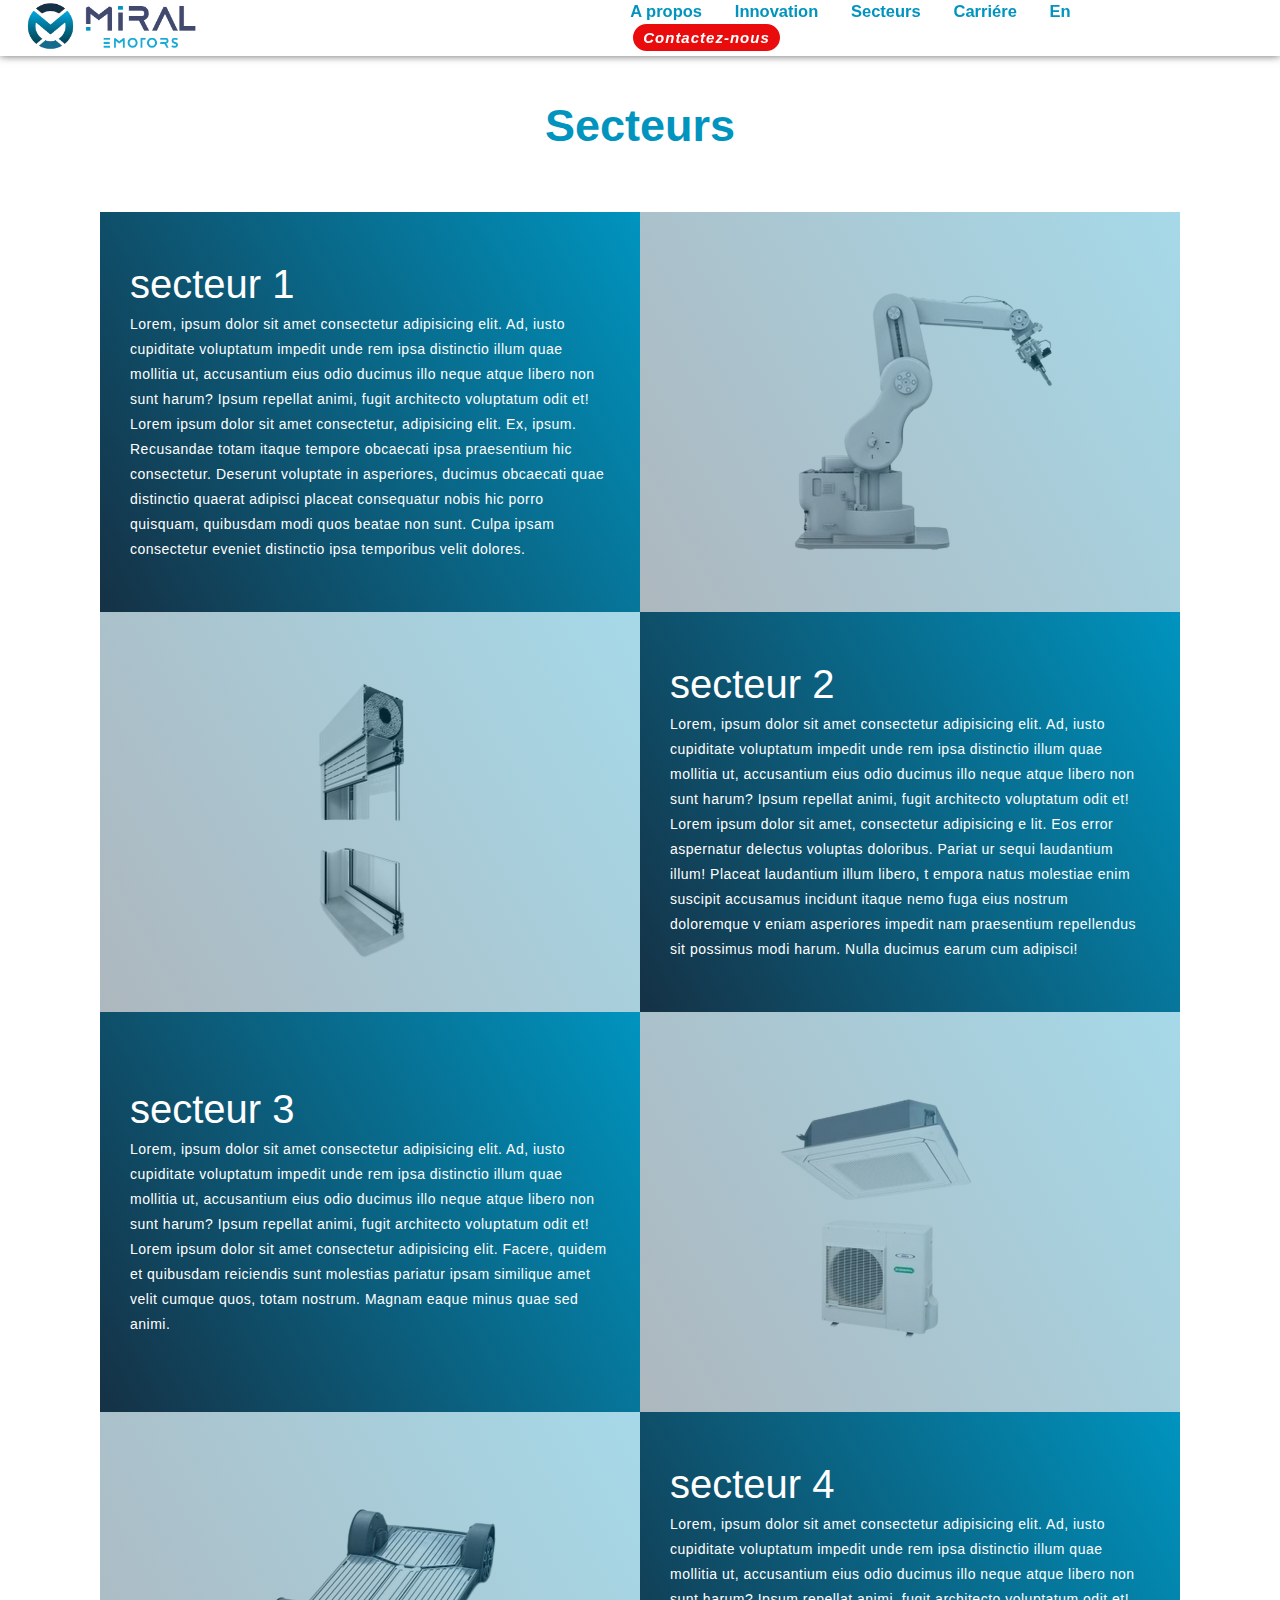
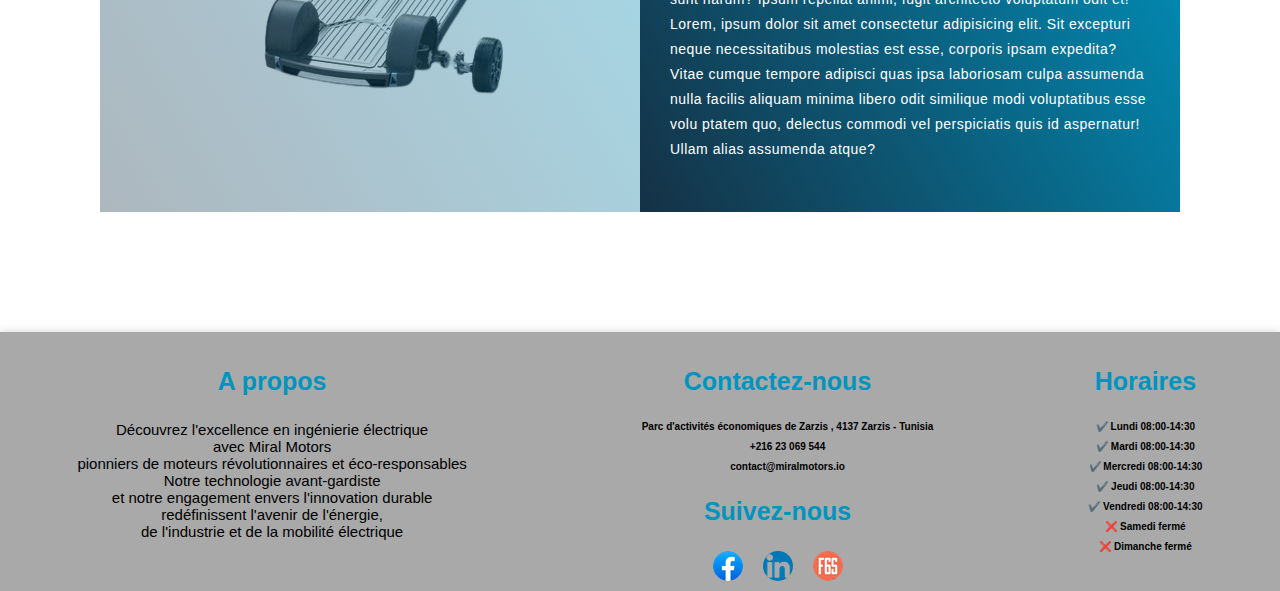
<file: secteurs.html>
<!DOCTYPE html>
<html lang="en">

<head>
    <meta charset="UTF-8" />
    <meta http-equiv="X-UA-Compatible" content="IE=edge" />
    <meta name="viewport" content="width=device-width , initial-scale=1.0" />
    <title>MIRAL MOTOR</title>
    <link href="https://unpkg.com/boxicons@2.1.4/css/boxicons.min.css" rel="stylesheet" />
    <link rel="stylesheet" href="couleur.css" />
    <link href="https://fonts.googleapis.com/css?family=Open+Sans" rel="stylesheet">
    <link href="https://cdn.jsdelivr.net/npm/bootstrap@5.3.1/dist/css/bootstrap.min.css" rel="stylesheet"
        integrity="sha384-4bw+/aepP/YC94hEpVNVgiZdgIC5+VKNBQNGCHeKRQN+PtmoHDEXuppvnDJzQIu9" crossorigin="anonymous">
    <link rel="shortcut icon" href="simplifié.png">
    <link rel="stylesheet" href="https://cdnjs.cloudflare.com/ajax/libs/font-awesome/6.1.1/css/all.min.css"
        integrity="sha512-KfkfwYDsLkIlwQp6LFnl8zNdLGxu9YAA1QvwINks4PhcElQSvqcyVLLD9aMhXd13uQjoXtEKNosOWaZqXgel0g=="
        crossorigin="anonymous" referrerpolicy="no-referrer" />


</head>

<body>
    <header class="header">
        <a href="index.html" class="logo" title="#"> <img src="horizontale.png"  width="30%" alt=""> </a>

        <nav class="navbar">
            <b> <a href="apropos.html">A propos</a>
                <a href="innovation.html">Innovation</a>
                <a href="secteurs.html">Secteurs</a>
                <a href="carriere.html">Carriére</a>

                <a href="secteurs_en.html">En</a>
                <a href="contact.html" class="btn" style=" display: inline-block;
                                                                    padding: 0.5rem 1rem;
                                                                    background: rgb(234, 12, 12);
                                                                    border-radius: 3rem;
                                                                    border: 3px solid white;
                                                                    cursor: pointer;
                                                                font-size: 1.5rem;
                                                                   
                                                                    letter-spacing: 0.1rem;
                                                                    font-weight: 300;
                                                                    transition: 0.5s ease;
                                                                    margin-top: 20;
                                                                    font-style: oblique;
                                                                    font-weight: bold; color: rgb(255, 255, 255);">
                    <b>Contactez-nous</b></a>
            </b>
        </nav>
    </header>
    <section id="projects">
        <div class="projects container">
          
            <h2 class="heading" style="padding-top: 90px;  padding-bottom: 60px;">Secteurs
            </h2>
          
          
            <div class="all-projects">
                <div class="project-item">
                    <div class="project-info">
                        <h1>secteur 1</h1>
                     
                        <p style="
	color: rgb(255, 255, 255);
	font-size: 1.4rem;
	margin-top: 5px;
	line-height: 2.5rem;
	font-weight: 300;
	letter-spacing: 0.05rem;">Lorem, ipsum dolor sit amet consectetur adipisicing elit. Ad, iusto cupiditate voluptatum impedit
                            unde
                            rem ipsa distinctio illum quae mollitia ut, accusantium eius odio ducimus illo neque atque
                            libero non sunt
                            harum? Ipsum repellat animi, fugit architecto voluptatum odit et! Lorem ipsum dolor sit amet consectetur, adipisicing elit. Ex, ipsum. Recusandae totam itaque tempore obcaecati ipsa praesentium hic consectetur. Deserunt voluptate in asperiores, ducimus obcaecati quae distinctio quaerat adipisci placeat consequatur nobis hic porro quisquam, quibusdam modi quos beatae non sunt. Culpa ipsam consectetur eveniet distinctio ipsa temporibus velit dolores.</p>
                    </div>
                    <div class="project-img">
                   <center><img src="rob.png" alt="img"></center>  
                    </div>
                </div>
                <div class="project-item">
                    <div class="project-info">
                        <h1>secteur 2</h1>
                        
                        <p style="
	color: rgb(255, 255, 255);
	font-size: 1.4rem;
	margin-top: 5px;
	line-height: 2.5rem;
	font-weight: 300;
	letter-spacing: 0.05rem;">Lorem, ipsum dolor sit amet consectetur adipisicing elit. Ad, iusto cupiditate voluptatum impedit
                            unde
                            rem ipsa distinctio illum quae mollitia ut, accusantium eius odio ducimus illo neque atque
                            libero non sunt
                            harum? Ipsum repellat animi, fugit architecto voluptatum odit et!
                        Lorem ipsum dolor sit amet, consectetur adipisicing e
                        lit. Eos error aspernatur delectus voluptas doloribus. Pariat
                        ur sequi laudantium illum! Placeat laudantium illum libero, t
                        empora natus molestiae enim suscipit accusamus incidunt itaque 
                        nemo fuga eius nostrum doloremque v
                        eniam asperiores impedit nam praesentium repellendus sit possimus modi harum. Nulla ducimus earum cum adipisci!</p>
                    </div>
                    <div class="project-img">
                     <center><img src="rol.png" alt="img"></center>   
                    </div>
                </div>
                <div class="project-item">
                    <div class="project-info">
                        <h1>secteur 3</h1>
                     
                        <p style="
	color: rgb(255, 255, 255);
	font-size: 1.4rem;
	margin-top: 5px;
	line-height: 2.5rem;
	font-weight: 300;
	letter-spacing: 0.05rem;"> Lorem, ipsum dolor sit amet consectetur adipisicing elit. Ad, iusto cupiditate voluptatum impedit
                            unde
                            rem ipsa distinctio illum quae mollitia ut, accusantium eius odio ducimus illo neque atque
                            libero non sunt
                            harum? Ipsum repellat animi, fugit architecto voluptatum odit et!
                        Lorem ipsum dolor sit amet consectetur adipisicing elit. Facere, quidem et quibusdam reiciendis sunt molestias pariatur ipsam similique amet velit cumque quos, totam nostrum. Magnam eaque minus quae sed animi.</p>
                    </div>
                    <div class="project-img">
                    <center><img src="hv.png" alt="img"></center>   
                    </div>
                </div>
                <div class="project-item">
                    <div class="project-info">
                        <h1>secteur 4</h1>
                       
                        <p style="
	color: rgb(255, 255, 255);
	font-size: 1.4rem;
	margin-top: 5px;
	line-height: 2.5rem;
	font-weight: 300;
	letter-spacing: 0.05rem;">Lorem, ipsum dolor sit amet consectetur adipisicing elit. Ad, iusto cupiditate voluptatum impedit
                            unde
                            rem ipsa distinctio illum quae mollitia ut, accusantium eius odio ducimus illo neque atque
                            libero non sunt
                            harum? Ipsum repellat animi, fugit architecto voluptatum odit et!
                        Lorem, ipsum dolor sit amet consectetur adipisicing elit. Sit excepturi neque necessitatibus molestias est esse, corporis ipsam expedita? Vitae cumque tempore adipisci quas ipsa laboriosam culpa assumenda nulla facilis aliquam minima libero odit similique modi voluptatibus esse volu
                        ptatem quo, delectus commodi vel perspiciatis quis
                         id aspernatur! Ullam alias assumenda atque?</p>
                    </div>
                    <div class="project-img">
                     <center><img src="ev.png" alt="img"></center>  
                    </div>
                </div>
    
            </div>
        </div>
    </section>
        <footer>
            <div class="footer_main">
                <div class="tag">
                    <h1>A propos</h1>
        
                    <p style="  text-align: center;
  justify-content: center;
  color: black;
  font-size: 1.5rem; ">
                            Découvrez l'excellence en ingénierie électrique <br> avec Miral Motors <br>
                            pionniers de moteurs révolutionnaires et
                            éco-responsables <br> Notre technologie avant-gardiste <br>et notre engagement envers l'innovation
                            durable
                            <br>redéfinissent
                            l'avenir de l'énergie, <br> de l'industrie et de la mobilité électrique
                      </p>
        
                </div>
        
                <div class="tag">
                    <h1>Contactez-nous</h1>
        
                    <a href="https://goo.gl/maps/jPR5Lnm4Rp75n7xg6"> <i class="fa-solid fa-house"></i><b> Parc d'activités
                            économiques de Zarzis , 4137 Zarzis - Tunisia</b></a>
                    <a href="https://wa.me/1XXXXXXXXXX"><i class="fa-solid fa-phone"></i> <b>+216 23 069 544 </b></a>
                    <a href="https://mail.google.com/mail/?tab=rm&ogbl"><i class="fa-solid fa-envelope"></i>
                        <b>contact@miralmotors.io </b></a>
                    <h1>Suivez-nous</h1>
        
                    <div class="social_link">
                        <a href="https://www.facebook.com/Miralmotors/">
                            <img src="facebook.png" alt="facebook" title="facebook">
                        </a>
                        <a href="https://tn.linkedin.com/company/miral-motors">
                            <img src="likedin.png" alt="linkedin" title="linkedin">
                        </a>
                        <a href="https://www.f6s.com/company/miral-motors">
                            <img src="f6s.png" alt="F6S" title="f6s">
                        </a>
        
                    </div>
                </div>
        
                <div class="tag">
                    <h1>Horaires</h1>
        
                    <a href="#" class="center"><b>✔️ Lundi 08:00-14:30</b></a>
                    <a href="#" class="center"><b>✔️ Mardi 08:00-14:30</b></a>
                    <a href="#" class="center"><b>✔️ Mercredi 08:00-14:30</b></a>
                    <a href="#" class="center"><b>✔️ Jeudi 08:00-14:30</b></a>
                    <a href="#" class="center"><b>✔️ Vendredi 08:00-14:30</b></a>
                    <a href="#" class="center"><b>❌ Samedi fermé</b></a>
                    <a href="#" class="center"><b>❌ Dimanche fermé</b></a>
        
        
        
                </div>
        
        
        </footer>
        <script src="movment.js"> </script>
        <script src="https://cdn.jsdelivr.net/npm/@popperjs/core@2.11.8/dist/umd/popper.min.js"
            integrity="sha384-I7E8VVD/ismYTF4hNIPjVp/Zjvgyol6VFvRkX/vR+Vc4jQkC+hVqc2pM8ODewa9r"
            crossorigin="anonymous"></script>
        <script src="https://cdn.jsdelivr.net/npm/bootstrap@5.3.1/dist/js/bootstrap.min.js"
            integrity="sha384-Rx+T1VzGupg4BHQYs2gCW9It+akI2MM/mndMCy36UVfodzcJcF0GGLxZIzObiEfa"
            crossorigin="anonymous"></script>
        
        
        
        </body>
        
        </html>
</file>
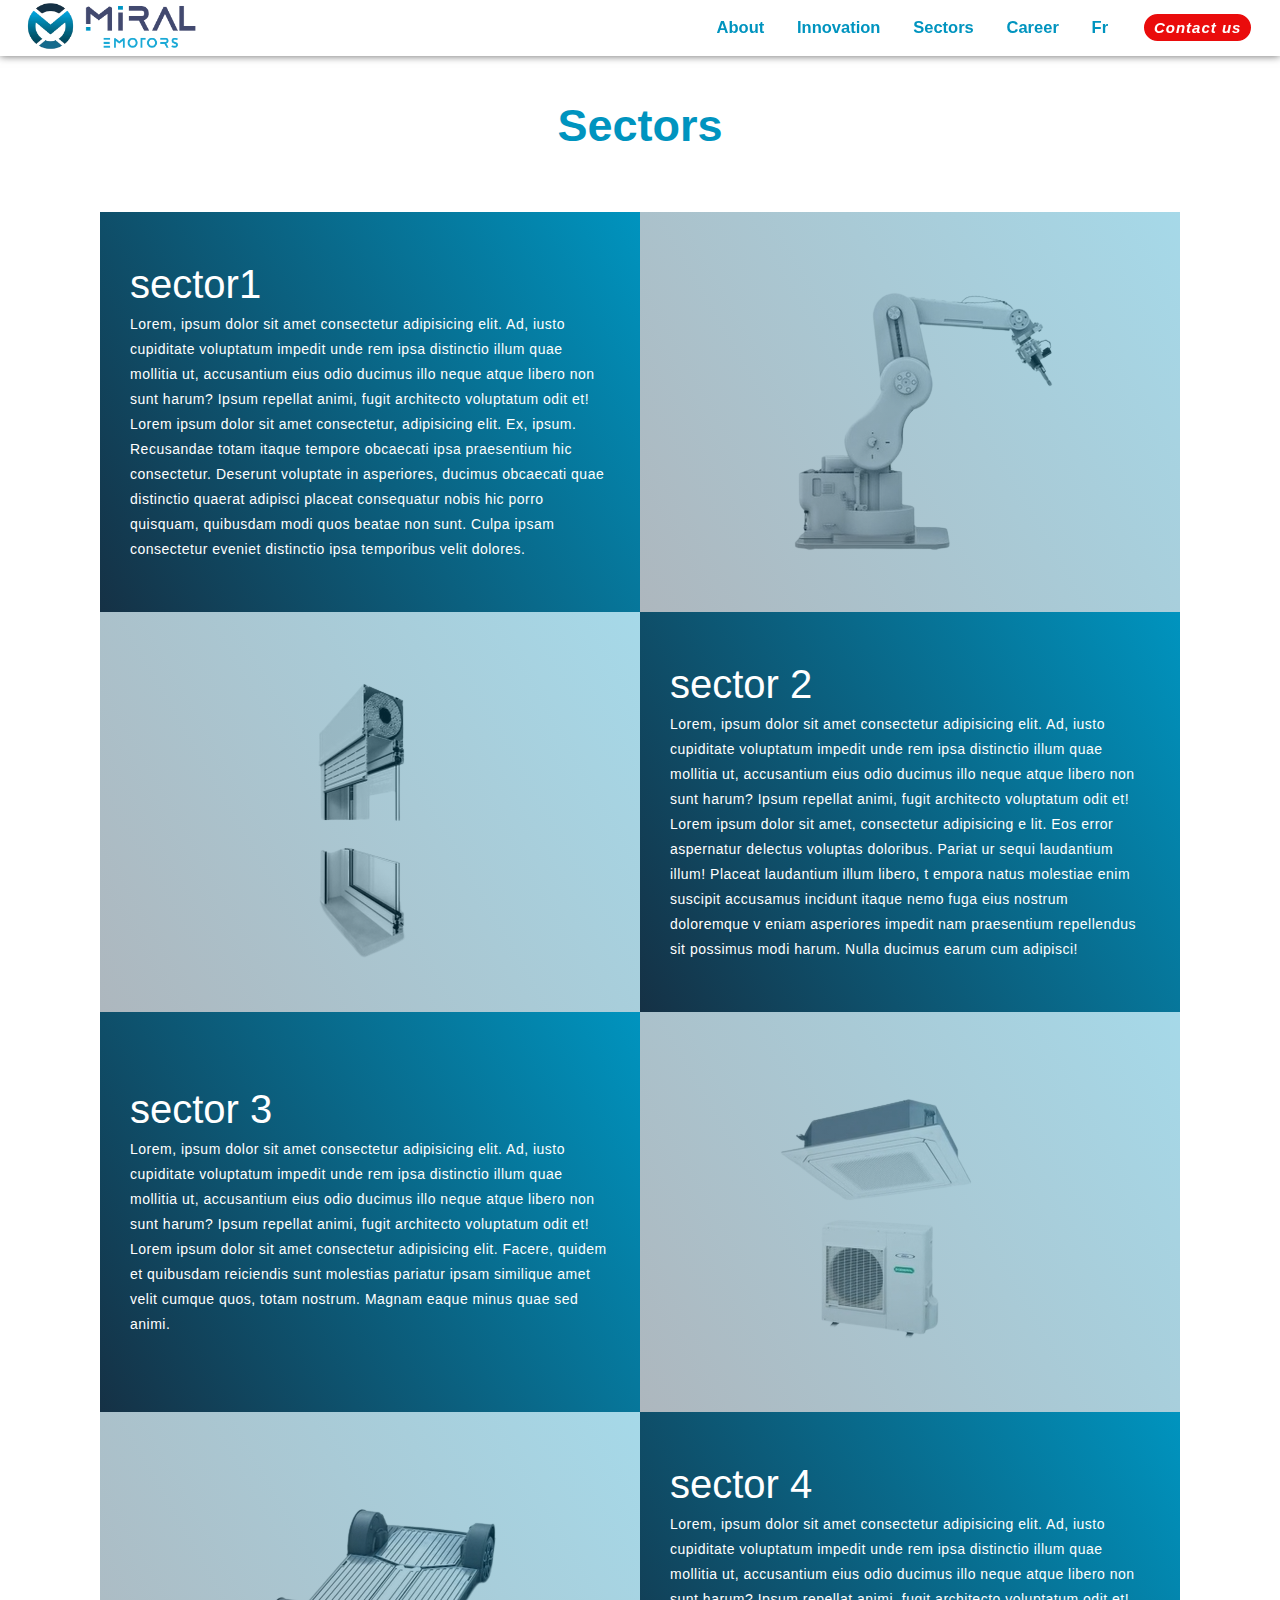
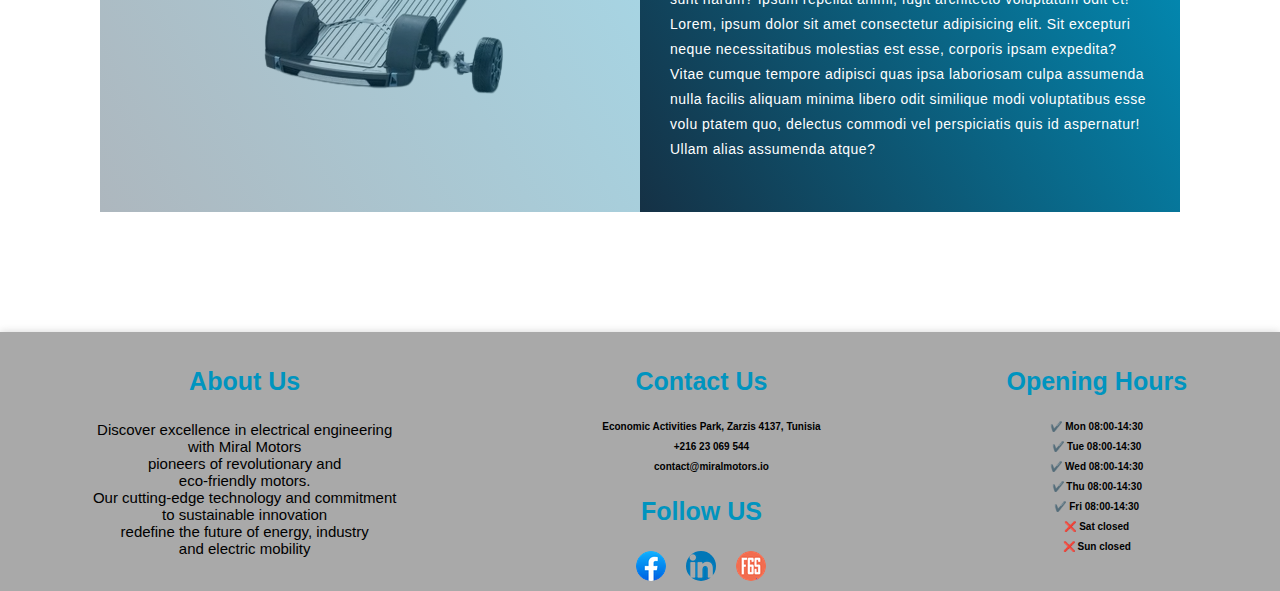
<file: secteurs_en.html>
<!DOCTYPE html>
<html lang="en">

<head>
    <meta charset="UTF-8" />
    <meta http-equiv="X-UA-Compatible" content="IE=edge" />
    <meta name="viewport" content="width=device-width , initial-scale=1.0" />
    <title>MIRAL MOTOR</title>
    <link href="https://unpkg.com/boxicons@2.1.4/css/boxicons.min.css" rel="stylesheet" />
    <link rel="stylesheet" href="couleur.css" />
    <link href="https://fonts.googleapis.com/css?family=Open+Sans" rel="stylesheet">
    <link href="https://cdn.jsdelivr.net/npm/bootstrap@5.3.1/dist/css/bootstrap.min.css" rel="stylesheet"
        integrity="sha384-4bw+/aepP/YC94hEpVNVgiZdgIC5+VKNBQNGCHeKRQN+PtmoHDEXuppvnDJzQIu9" crossorigin="anonymous">
    <link rel="shortcut icon" href="simplifié.png">
    <link rel="stylesheet" href="https://cdnjs.cloudflare.com/ajax/libs/font-awesome/6.1.1/css/all.min.css"
        integrity="sha512-KfkfwYDsLkIlwQp6LFnl8zNdLGxu9YAA1QvwINks4PhcElQSvqcyVLLD9aMhXd13uQjoXtEKNosOWaZqXgel0g=="
        crossorigin="anonymous" referrerpolicy="no-referrer" />


</head><body>
    <header class="header">
        <a href="en.html" class="logo" title="#"> <img src="horizontale.png" width="30%" alt=""> </a>

        <nav class="navbar">
            <b> <a href="apropos_en.html">About</a>
                <a href="innovation_en.html">Innovation</a>
                <a href="secteurs_en.html">Sectors</a>
                <a href="carriere_en.html">Career</a>
            
                <a href="secteurs.html">Fr</a>
            <a href="contact_en.html" class="btn" style=" display: inline-block;
                                                padding: 0.5rem 1rem;
                                                background: rgb(234, 12, 12);
                                                border-radius: 3rem;
                                                border: 3px solid white;
                                                cursor: pointer;
                                                font-size: 1.5rem;
                                               
                                                letter-spacing: 0.1rem;
                                                font-weight: 300;
                                                transition: 0.5s ease;
                                                margin-top: 20;
                                                font-style: oblique;
                                                font-weight: bold; color: rgb(255, 255, 255);"> <b>Contact us</b></a>
            </b>
        </nav>
    </header><section id="projects">
        <div class="projects container">
    
            <h2 class="heading" style="padding-top: 90px; padding-bottom: 60px;">Sectors
            </h2>
      
    
            <div class="all-projects">
                <div class="project-item">
                    <div class="project-info">
                        <h1>sector1</h1>
                 
                        <p style="
    	color: rgb(255, 255, 255);
    	font-size: 1.4rem;
    	margin-top: 5px;
    	line-height: 2.5rem;
    	font-weight: 300;
    	letter-spacing: 0.05rem;">Lorem, ipsum dolor sit amet consectetur adipisicing elit. Ad, iusto cupiditate voluptatum
                            impedit
                            unde
                            rem ipsa distinctio illum quae mollitia ut, accusantium eius odio ducimus illo neque atque
                            libero non sunt
                            harum? Ipsum repellat animi, fugit architecto voluptatum odit et! Lorem ipsum dolor sit amet
                            consectetur, adipisicing elit. Ex, ipsum. Recusandae totam itaque tempore obcaecati ipsa
                            praesentium hic consectetur. Deserunt voluptate in asperiores, ducimus obcaecati quae distinctio
                            quaerat adipisci placeat consequatur nobis hic porro quisquam, quibusdam modi quos beatae non
                            sunt. Culpa ipsam consectetur eveniet distinctio ipsa temporibus velit dolores.</p>
                    </div>
                    <div class="project-img">
                        <center><img src="rob.png" alt="img"></center>
                    </div>
                </div>
                <div class="project-item">
                    <div class="project-info">
                        <h1>sector 2</h1>
                     
                        <p style="
    	color: rgb(255, 255, 255);
    	font-size: 1.4rem;
    	margin-top: 5px;
    	line-height: 2.5rem;
    	font-weight: 300;
    	letter-spacing: 0.05rem;">Lorem, ipsum dolor sit amet consectetur adipisicing elit. Ad, iusto cupiditate voluptatum
                            impedit
                            unde
                            rem ipsa distinctio illum quae mollitia ut, accusantium eius odio ducimus illo neque atque
                            libero non sunt
                            harum? Ipsum repellat animi, fugit architecto voluptatum odit et!
                            Lorem ipsum dolor sit amet, consectetur adipisicing e
                            lit. Eos error aspernatur delectus voluptas doloribus. Pariat
                            ur sequi laudantium illum! Placeat laudantium illum libero, t
                            empora natus molestiae enim suscipit accusamus incidunt itaque
                            nemo fuga eius nostrum doloremque v
                            eniam asperiores impedit nam praesentium repellendus sit possimus modi harum. Nulla ducimus
                            earum cum adipisci!</p>
                    </div>
                    <div class="project-img">
                        <center><img src="rol.png" alt="img"></center>
                    </div>
                </div>
                <div class="project-item">
                    <div class="project-info">
                        <h1>sector 3</h1>
                     
                        <p style="
    	color: rgb(255, 255, 255);
    	font-size: 1.4rem;
    	margin-top: 5px;
    	line-height: 2.5rem;
    	font-weight: 300;
    	letter-spacing: 0.05rem;"> Lorem, ipsum dolor sit amet consectetur adipisicing elit. Ad, iusto cupiditate voluptatum
                            impedit
                            unde
                            rem ipsa distinctio illum quae mollitia ut, accusantium eius odio ducimus illo neque atque
                            libero non sunt
                            harum? Ipsum repellat animi, fugit architecto voluptatum odit et!
                            Lorem ipsum dolor sit amet consectetur adipisicing elit. Facere, quidem et quibusdam reiciendis
                            sunt molestias pariatur ipsam similique amet velit cumque quos, totam nostrum. Magnam eaque
                            minus quae sed animi.</p>
                    </div>
                    <div class="project-img">
                        <center><img src="hv.png" alt="img"></center>
                    </div>
                </div>
                <div class="project-item">
                    <div class="project-info">
                        <h1>sector 4</h1>
                  
                        <p style="
    	color: rgb(255, 255, 255);
    	font-size: 1.4rem;
    	margin-top: 5px;
    	line-height: 2.5rem;
    	font-weight: 300;
    	letter-spacing: 0.05rem;">Lorem, ipsum dolor sit amet consectetur adipisicing elit. Ad, iusto cupiditate voluptatum
                            impedit
                            unde
                            rem ipsa distinctio illum quae mollitia ut, accusantium eius odio ducimus illo neque atque
                            libero non sunt
                            harum? Ipsum repellat animi, fugit architecto voluptatum odit et!
                            Lorem, ipsum dolor sit amet consectetur adipisicing elit. Sit excepturi neque necessitatibus
                            molestias est esse, corporis ipsam expedita? Vitae cumque tempore adipisci quas ipsa laboriosam
                            culpa assumenda nulla facilis aliquam minima libero odit similique modi voluptatibus esse volu
                            ptatem quo, delectus commodi vel perspiciatis quis
                            id aspernatur! Ullam alias assumenda atque?</p>
                    </div>
                    <div class="project-img">
                        <center><img src="ev.png" alt="img"></center>
                    </div>
                </div>
    
            </div>
        </div>
    </section>
    <footer>

                <div class="footer_main">
                    <div class="tag">
                        <h1>About Us</h1>
            
                        <p style="  text-align: center;
                                          justify-content: center;
                                          color: black;
                                          font-size: 1.5rem; "> Discover excellence in electrical engineering <br> with Miral
                            Motors <br>
                            pioneers of revolutionary and <br>eco-friendly motors.
                            <br>Our
                            cutting-edge technology and commitment <br>to sustainable innovation <br>redefine
                            the future of energy, industry <br> and electric
                            mobility
                        </p>
            
                    </div>
            
                    <div class="tag">
                        <h1>Contact Us</h1>
            
                        <a href="https://goo.gl/maps/jPR5Lnm4Rp75n7xg6"> <i class="fa-solid fa-house"></i><b>Economic Activities
                                Park,
                                Zarzis 4137, Tunisia </b></a>
                        <a href="https://api.whatsapp.com"><i class="fa-solid fa-phone"></i> <b>+216 23 069 544 </b></a>
                        <a href="https://mail.google.com/mail/?tab=rm&ogbl"><i class="fa-solid fa-envelope"></i>
                            <b>contact@miralmotors.io </b></a>
                        <h1>Follow US</h1>
            
                        <div class="social_link">
                            <a href="https://www.facebook.com/Miralmotors/">
                                <img src="facebook.png" alt="facebook" title="facebook">
                            </a>
                            <a href="https://tn.linkedin.com/company/miral-motors">
                                <img src="likedin.png" alt="linkedin" title="linkedin">
                            </a>
                            <a href="https://www.f6s.com/company/miral-motors">
                                <img src="f6s.png" alt="F6S" title="f6s">
                            </a>
            
                        </div>
                    </div>
            
                    <div class="tag">
                        <h1>Opening Hours</h1>
            
                        <a href="#" class="center"><b>✔️ Mon 08:00-14:30</b></a>
                        <a href="#" class="center"><b>✔️ Tue 08:00-14:30</b></a>
                        <a href="#" class="center"><b>✔️ Wed 08:00-14:30</b></a>
                        <a href="#" class="center"><b>✔️ Thu 08:00-14:30</b></a>
                        <a href="#" class="center"><b>✔️ Fri 08:00-14:30</b></a>
                        <a href="#" class="center"><b>❌ Sat closed</b></a>
                        <a href="#" class="center"><b>❌ Sun closed</b></a>
            
            
            
                    </div>


    </footer>
    <script src="movment.js"> </script>
    <script src="https://cdn.jsdelivr.net/npm/@popperjs/core@2.11.8/dist/umd/popper.min.js"
        integrity="sha384-I7E8VVD/ismYTF4hNIPjVp/Zjvgyol6VFvRkX/vR+Vc4jQkC+hVqc2pM8ODewa9r"
        crossorigin="anonymous"></script>
    <script src="https://cdn.jsdelivr.net/npm/bootstrap@5.3.1/dist/js/bootstrap.min.js"
        integrity="sha384-Rx+T1VzGupg4BHQYs2gCW9It+akI2MM/mndMCy36UVfodzcJcF0GGLxZIzObiEfa"
        crossorigin="anonymous"></script>



</body>

</html>
</file>
<file: couleur.css>
@import url("https://fonts.googleapis.com/css2?family=Poppins:wght@300;400;500;600;700;800;900& display=swap");
@import url('https://fonts.googleapis.com/css2?family=Montserrat:300&display=swap');

* {
  margin: 0;
  padding: 0;
  box-sizing: border-box;
  scroll-behavior: smooth;
  font-family: sans-serif;
    box-sizing: border-box;
}
html {
  font-size: 62.5%;
  overflow-x: hidden;
}

body {
  background: white;
  color: black;
  font-family: "Helvetica Neue", Arial, sans-serif;
  margin: 0;
  padding: 0;
}
section {
  height: auto;
  width: auto;
  min-height: 100vh;
  padding: 90px 100px 20px;
}

/* header */
.header {
  position: fixed;
  top:0 ;
  left: 0;
  background:white;
  width: 100%;
  padding:0rem 2%;
  display: flex;
  justify-content: space-between;
  align-items: center;
  z-index: 100;
    box-shadow: 0 0 8px rgba(0, 0, 0, 0.6);
  
}
.header-white {
  background-color: rgb(255, 255, 255);
}

.logo {

  cursor: pointer;
  padding: 0% 0% 0%;
}

.navbar a {
  text-decoration: none;
  background-color: transparent;
  font-size: 1.65rem;
  color:rgb(0, 148, 191);
  margin-left: 3rem;
  transition: 0.5s;
}

.navbar a:hover,
.navbar a.active {
  color:rgb(234, 12, 12);
  text-decoration: underline;
}
.home {
  display: flex;
  background-attachment:local;
  background: url(ji1.jpg);
  justify-content: left;

}

.home-content h3 {
  font-size: 4rem;
  font-weight: 700;
  text-align: left;
  color: white;
}
.home-content h3:nth-of-type(2) {
  margin-bottom: 3rem;
}
.home-content h1 {
  text-align: left;
  font-size: 5rem;
  font-weight: 500px;
  line-height: 1.1;
  color: white;
  font-family: 'Montserrat', sans-serif;
}
.home-content p {
  color: white;
  text-align: left;
  font-size: 2rem;
}
.home-content .btn {
  display: inline-block;
  padding: 0.5rem 1rem;
  background: transparent;
  border-radius: 3rem;
  border: 3px solid white;
  cursor: pointer;
  font-size: 1.2rem;
  color: white;
  letter-spacing: 0.1rem;
  font-weight: 300;
  transition: 0.5s ease;
  margin-top: 20;
  font-style:oblique;
  font-weight: bold;
}
.home-content .btn:hover{
  box-shadow: rgb(255, 0, 0);
}

.heading {
  text-align: center;
  font-size: 4.5rem;
  background-color: white;
  color: rgb(0, 148, 191);
}


.comparison-cards {
  display: flex;
  flex-wrap: wrap;
  justify-content:space-between;

}


.comparison-card {
  width: 600px;
  padding: 20px;
  border: 2px solid #ccc;
  border-radius: 100px;
  margin: 1px;
  flex: 1;
  box-shadow: 0 4px 8px rgba(0, 0, 0, 0.1);
}

.criteria {
  font-weight: bold;
  font-size: 2.5rem;
  color: rgb(1, 83, 106);
  text-align: center;
    justify-content: space-evenly;
}
.motor-advantage,
.motor-benefit {
  font-size: 1.5rem;
  margin: 20px;
  border-radius: 800px;
  padding: 20px;
}

.motor-advantage {
  background-color: #ffc2b3; /* Lighter red for disadvantages */
  color: #d8000c;
  font-weight: bold;
  text-align: center;
}

.motor-benefit {
  background-color: #c2e0c2; /* Lighter green for benefits */
  color: #006b00;
  font-weight: bold;
  text-align: center;
}

.services-container {
  display: flex;
  justify-content: left;
  align-items: left;
  flex-wrap: initial;
  gap: 2rem;
}
.services-container .services-box {
  flex: 1 1 150rem;
  background: url(yeRab.png);
  padding: 3rem 2rem 4rem;
  border-radius: 2rem;
  text-align: center;
  transition: 0.5s ease;
  cursor: pointer;
}
.services-container .services-box :hover {
  border-color: rgb(1, 150, 205);
  transform: scale(1.2);
}

.services-box i {
  color: #ffffff;
  font-size: 40px;
}
.services-box h3 {
  font-size: 2rem;
  color: white;
}
.services-box p {
  font-size: 1.5rem;
  color: white;
}
/*applications */ 
.modes-applications {
  text-align: center;
}


.applications-grid {
  display: inline-flex;
  grid-template-columns: repeat(2, 1fr);
  grid-gap: 50px;
  margin-left: auto;
  margin-right: auto;
}

.application {
  padding: 20px;
  border-radius: 10px;
  background-color: #fff;
  box-shadow: 0 4px 8px rgba(0, 0, 0, 0.1);
  transition: transform 0.2s ease;
}

.application img {
  max-width: 100%;
  border-radius: 8px;

}

.application h3 {
  font-size: 14px;
  margin: 10px 0;
  color: #555;
}

.application:hover {
  transform: translateY(-5px);
}
/*fin de l'application */

/*  debut contact */

.contact form {
  max-width: 70rem;
  margin: 1rem auto;
  text-align: center;
  margin-bottom: 1rem;
}
.contact form .input-box {
  display: flex;
  justify-content: space-between;
  flex-wrap: wrap;
  color: #000000;
  font-size: 2rem;
}
.contact form .input-box input,
.contact form textarea {
  width: 100%;
  padding: 1.5rem;
  font-size: 1.6rem;
  background: rgb(220, 220, 220);
  border-radius: 0.8rem;
  margin: 0.7rem 0;
}
.contact form .input-box input {
  width: 49% ;
}
.contact form textarea {
  resize: none;
}
.contact form .btn {
  margin-top: 3rem;
  cursor: pointer;
  color:white;
  background-color:rgb(0, 148, 191);
  font-size: 1.6rem;
    border-radius: 4rem;
      border: 3px solid white;
        padding: 1rem 2.8rem;
  }

    #projects .projects {
      flex-direction: column;
      max-width: 1200px;
      margin: 0 auto;
      padding: 100px 0;
      margin-top: -180px;
    }
  

    #projects .all-projects {
      display: flex;
      align-items: center;
      justify-content: center;
      flex-direction: column;
    }
  
    #projects .project-item {
      display: flex;
      align-items: center;
      justify-content: center;
      flex-direction: column;
      width: 80%;
      margin: 20px auto;
      overflow: hidden;
      border-radius: 10px;
    }
  
    #projects .project-info {
      padding: 30px;
      flex-basis: 50%;
      height: 100%;
      display: flex;
      align-items: flex-start;
      justify-content: center;
      flex-direction: column;
      background-image: linear-gradient(60deg, rgb(21, 49, 69) 0%, rgb(0, 148, 191) 100%);
      color: white;
    }
  
    #projects .project-info h1 {
      font-size: 4rem;
      font-weight: 500;
    }
  
    #projects .project-info h2 {
      font-size: 1.8rem;
      font-weight: 500;
      margin-top: 10px;
    }
  
    #projects .project-info p {
      color: white;
    }
  
    #projects .project-img {
      flex-basis: 50%;
      height: 300px;
      overflow: hidden;
      position: relative;
    }
  
    #projects .project-img:after {
      content: '';
      position: absolute;
      left: 0;
      top: 0;
      height: 100%;
      width: 100%;
      background-image: linear-gradient(60deg, rgb(21, 49, 69) 0%, rgb(0, 146, 191) 100%);      opacity: 0.35;
    }
  
    #projects .project-img img {
      transition: 0.3s ease transform;
      
    }
  
    #projects .project-item:hover .project-img img {
      transform: scale(1.3);
      
    }
  
    @media only screen and (min-width: 768px) {
  
      #projects .project-item {
        flex-direction: row;
      }
  
      #projects .project-item:nth-child(even) {
        flex-direction: row-reverse;
      }
  
      #projects .project-item {
        height: 400px;
        margin: 0;
        width: 100%;
        border-radius: 0;
      }
  
      #projects .all-projects .project-info {
        height: 100%;
      }
  
      #projects .all-projects .project-img {
        height: 100%;
      }
  
    }
footer {
  width: 100%;
  margin: 0;
  padding: 0;
      box-shadow: 0 0 8px rgb(169, 169, 169,0.5);
}

footer .footer_main {
  width: 100%;
  background:rgb(169, 169, 169);
  display: flex;
  justify-content: space-around;
}

footer .footer_main .tag {
  margin: 10px 0;
}
footer .footer_main .tag .center {
  text-align: center;
}

footer .footer_main .tag h1 {
  font-size: 25px;
  margin: 25px 0;
  color: rgb(0, 148, 191);
  justify-content: center;
  text-align: center;
  font-weight: bold;
    box-sizing: border-box;
      font-family: sans-serif;
      justify-content: center;
      text-align: center;
}


 
footer .footer_main .tag a {
  display: block;
  color: black;
  text-decoration: none;
  margin: 9px 0;
  justify-content: center;
  text-align: center;
}

footer .footer_main .tag a i {
  padding: 0 10px;
    transition: 0.7;
  justify-content: center;
  text-align: center;
}



footer .footer_main .tag .social_link {
  display: flex;
  justify-content: center;
    text-align: center;
}

footer .footer_main .tag .social_link a {
  width: 30px;
  height: 30px;
  justify-content: center;
  text-align: center;
  border-radius: 100%;
  padding: 0% 0% 0% ;
  margin: 0 10px  ;
  overflow: hidden;

}

.changing-background {
  width: 100%;
  height: 50vh;
  background-size: cover;
  animation: changeBackground 4s infinite;
 
}

@keyframes changeBackground {
  0% {
    background-image: url('4.jpg');
  }

  33.33% {
    background-image: url('ja.jpg');
  }

  66.66% {
    background-image: url('1.jpg');
  }

  100% {
    background-image: url('ji.jpg');
  }
}
.about {
  display: flex;
  justify-content: center;
  align-items: center;
  background-color:white;
  padding: 50px;
}

.equipe {
  display: flex;
  justify-content: center;
  align-items: center;
  background-color: rgba(169, 169, 169, 0.205);
  padding: 50px;

}

.about-image {
  position: relative;
  overflow: hidden;
  width: 500px;
  height: 500px;

}

.about-image img {
  width: 100%;
  height: 100%;
  object-fit: cover;
  transition: transform 0.5s ease;
}

.about-content {
  max-width: 600px;
  margin-left: 30px;

}
</file>
<file: apropos.css>
@import url("https://fonts.googleapis.com/css2?family=Poppins:wght@300;400;500;600;700;800;900& display=swap");
@import url('https://fonts.googleapis.com/css2?family=Montserrat:300&display=swap');


* {
    margin: 0;
    padding: 0;
    box-sizing: border-box;
    text-decoration: none;
    border: none;
    outline: none;
    scroll-behavior: smooth;
    font-family: sans-serif;
    box-sizing: border-box;
}

html {
    font-size: 62.5%;
    overflow-x: hidden;
}

body {
    background: white;
    color: black;
    font-family: "Helvetica Neue", Arial, sans-serif;
    margin: 0;
    padding: 0;
}

section {
    height: auto;
    width: auto;
    min-height: 100vh;
    padding: 220px 100px 20px;
}

/* header */
.header {
    position: fixed;
    top: 0;
    left: 0;
    background: white;
    width: 100%;
    padding: 0rem 2%;
    display: flex;
    justify-content: space-between;
    align-items: center;
    z-index: 100;
    box-shadow: 0 0 8px rgba(0, 0, 0, 0.6);

}

.header-white {
    background-color: rgb(255, 255, 255);
}

.logo {

    cursor: pointer;
    padding: 0% 0% 0%;
}

.navbar a {
    text-decoration: none;
    background-color: white;
font-size: 1.65rem;
    color: rgb(0, 148, 191);
    margin-left: 3rem;
    transition: 0.3s;
}

.navbar a:hover,
.navbar a.active {
    color:rgb(234, 12, 12);
    text-decoration:underline;

}
.heading {
    text-align: center;
    font-size: 4.5rem;
    background-color:transparent;
    color: rgb(0, 148, 191);
}


.about {
    display: flex;
    justify-content: center;
    align-items: center;
    background-color:#80cce530;
    padding: 50px;
}
.equipe {
    display: flex;
        justify-content: center;
        align-items: center;
        background-color:rgba(169, 169, 169, 0.205);
        padding: 50px;

}
.about-image {
    position: relative;
    overflow: hidden;
    width: 500px;
    height: 500px;

}

.about-image img {
    width: 100%;
    height: 100%;
    object-fit: cover;
    transition: transform 0.5s ease;
}

.about-content {
    max-width: 600px;
    margin-left: 30px;
   
}

h2{
    background-color: transparent;
}
h1 {
  text-align: left;
  font-size: 5rem;
  font-weight: 500px;
  line-height: 1.1;
  color: white;
  font-family: 'Montserrat', sans-serif;
}
p {
  color: rgb(0, 0, 0);
  text-align:center;
  font-size: 1.5rem;
}

footer {
    width: 100%;
    margin: 0;
    padding: 0;

}

footer .footer_main {
    width: 100%;
    background: rgb(169, 169, 169);
    display: flex;
    justify-content: space-around;
}

footer .footer_main .tag {
    margin: 10px 0;
}

footer .footer_main .tag .center {
    text-align: center;
}

footer .footer_main .tag h1 {
    font-size: 25px;
    margin: 25px 0;
    color: rgb(0, 148, 191);
    justify-content: center;
    text-align: center;
    font-weight: bold;
    box-sizing: border-box;
    font-family: sans-serif;
    justify-content: center;
    text-align: center;
}

footer .footer_main .tag p {
    text-align: center;
    justify-content: center;
    color: black;
}

footer .footer_main .tag a {
    display: block;
    color: black;
    text-decoration: none;
    margin: 9px 0;
    justify-content: center;
    text-align: center;
}

footer .footer_main .tag a i {
    padding: 0 10px;
    transition: 0.7;
    justify-content: center;
    text-align: center;
}



footer .footer_main .tag .social_link {
    justify-content: center;
        text-align: center;
    display: flex;

}

footer .footer_main .tag .social_link a {
    width: 30px;
    height: 30px;
    justify-content: center;
    text-align: center;
    border-radius: 100%;
    padding: 0% 0% 0%;
    margin: 0 10px;
    overflow: hidden;

}
</file>
